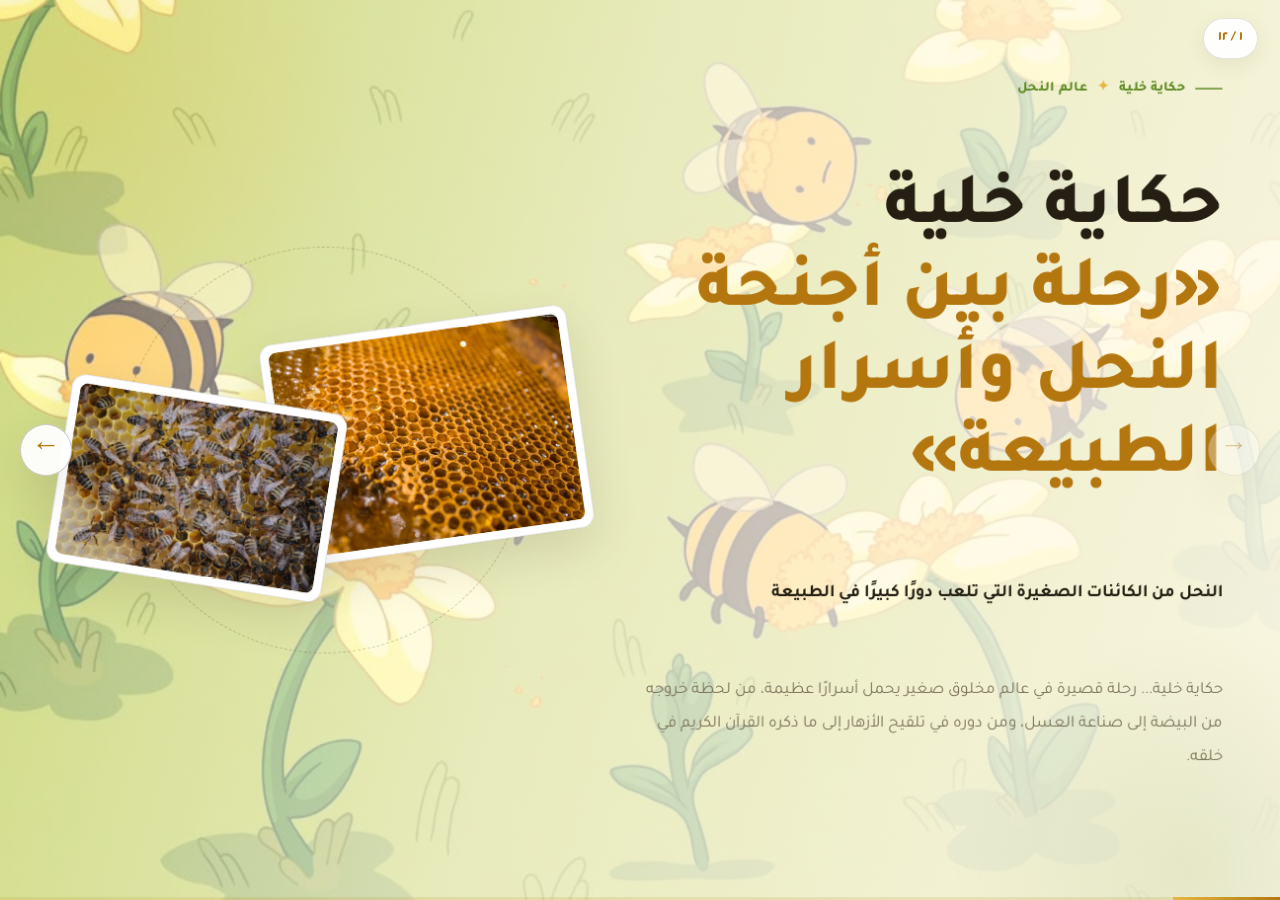
<file: index.html>
<!DOCTYPE html>
<html lang="ar" dir="rtl">
<head>
  <meta charset="UTF-8">
  <meta name="viewport" content="width=device-width, initial-scale=1.0">
  <meta name="description" content="حكاية خلية — رحلة بين أجنحة النحل وأسرار الطبيعة. تعرف على النحل، مملكته، دورة حياته، صناعة العسل، فوائده، ومكانته في القرآن الكريم.">
  <meta name="theme-color" content="#fffaf0">
  <meta property="image" content="assets/img/logo.jpg">
  <meta property="og:image" content="assets/img/logo.jpg">
  <title>حكاية خلية | العرض التقديمي</title>

  <link rel="preconnect" href="https://fonts.googleapis.com">
  <link rel="preconnect" href="https://fonts.gstatic.com" crossorigin>
  <link href="https://fonts.googleapis.com/css2?family=Amiri:wght@400;700&family=Cormorant+Garamond:ital,wght@0,600;0,700;1,600&family=Inter:wght@400;500;600;700;800&family=Tajawal:wght@400;500;700;800&display=swap" rel="stylesheet">

  <!-- نفس تنسيقات الموقع بالضبط -->
  <link rel="stylesheet" href="assets/css/style.css">
  <link rel="icon" type="image/png" href="assets/img/logo.jpg">

  <script>
    (function () {
      try {
        var saved = localStorage.getItem('bee-story-theme-v2');
        localStorage.removeItem('bee-story-theme');
        document.documentElement.dataset.theme = saved === 'dark' ? 'dark' : 'light';
      } catch (e) {
        document.documentElement.dataset.theme = 'light';
      }
    })();
  </script>

  <style>
    html, body { height: 100%; }
    body { overflow: hidden; }

    .deck {
      position: relative;
      width: 100vw;
      height: 100vh;
      height: 100dvh;
      overflow: hidden;
    }

    .deck .slide {
      position: absolute;
      inset: 0;
      display: flex;
      align-items: center;
      justify-content: center;
      width: 100%;
      height: 100%;
      margin: 0;
      padding: 0 !important;
      overflow: hidden;
      opacity: 0;
      visibility: hidden;
      pointer-events: none;
      transition: opacity 200ms ease, visibility 0s linear 200ms;
    }
    .deck .slide.is-active {
      opacity: 1;
      visibility: visible;
      pointer-events: auto;
      transition: opacity 200ms ease, visibility 0s;
    }

    /* المحتوى الأصلي كما هو، يُصغّر فقط ليناسب ارتفاع الشاشة */
    .slide-scale {
      width: 100%;
      transform-origin: center center;
      will-change: transform;
    }
    .deck .reveal { opacity: 1; transform: none; }

    /* ---------- أدوات التنقل (بنفس ألوان الموقع) ---------- */
    .slide-counter {
      position: fixed;
      z-index: 30;
      top: 18px;
      inset-inline-start: 22px;
      padding: 6px 14px;
      border-radius: 999px;
      border: 1px solid var(--line);
      background: color-mix(in srgb, var(--surface) 92%, transparent);
      backdrop-filter: blur(10px);
      -webkit-backdrop-filter: blur(10px);
      box-shadow: var(--shadow-sm);
      font-size: 0.85rem;
      font-weight: 800;
      color: var(--accent);
    }
    .nav-btn {
      position: fixed;
      z-index: 30;
      top: 50%;
      transform: translateY(-50%);
      width: 52px;
      height: 52px;
      display: grid;
      place-items: center;
      border-radius: 50%;
      border: 1px solid var(--line-strong);
      background: color-mix(in srgb, var(--surface) 94%, transparent);
      color: var(--accent);
      box-shadow: var(--shadow-md);
      font-family: var(--font-ar);
      font-size: 1.8rem;
      line-height: 1;
      cursor: pointer;
      transition: transform 200ms ease, background 200ms ease, color 200ms ease;
    }
    .nav-btn:hover:not(:disabled) {
      background: var(--gold-soft);
      color: var(--accent-strong);
      transform: translateY(-50%) scale(1.07);
    }
    .nav-btn:disabled { opacity: 0.35; cursor: default; }
    .nav-btn--prev { inset-inline-start: 20px; }
    .nav-btn--next { inset-inline-end: 20px; }

    .progress {
      position: fixed;
      z-index: 30;
      inset-inline: 0;
      bottom: 0;
      height: 3px;
      background: color-mix(in srgb, var(--accent) 14%, transparent);
    }
    .progress__fill {
      position: absolute;
      inset-inline-start: 0;
      top: 0;
      bottom: 0;
      width: 0;
      background: linear-gradient(90deg, var(--gold), var(--accent));
      transition: width 200ms ease;
    }

    @media (max-width: 620px) {
      .slide-counter { top: 12px; inset-inline-start: 14px; font-size: 0.76rem; padding: 5px 10px; }
      .nav-btn {
        top: auto;
        bottom: 14px;
        transform: none;
        width: 46px;
        height: 46px;
        font-size: 1.5rem;
      }
      .nav-btn:hover:not(:disabled) { transform: scale(1.07); }
      .nav-btn--prev { inset-inline-start: 14px; }
      .nav-btn--next { inset-inline-end: 14px; }
    }

    /* الشريحة ١: النص على اليمين والصورتان على اليسار بالشكل والأحجام الأصلية */
    .deck #hero .hero-grid { grid-template-columns: minmax(0, 1fr); }
    .deck #hero .hero-copy {
      display: grid;
      grid-template-columns: minmax(0, 1.04fr) minmax(0, 0.96fr);
      gap: clamp(20px, 4vw, 60px);
      align-items: center;
    }
    .deck #hero .hero-copy > :not(.hero-art) { grid-column: 1; }
    .deck #hero .hero-copy > .hero-art {
      grid-column: 2;
      grid-row: 1 / span 5;
      align-self: center;
      min-height: 320px;
      max-width: none;
      margin-inline: 0;
    }

    /* الشريحة ٩: الصور خلفية للبطاقات مع الحفاظ على نفس الأبعاد */
    .deck #facts .fact-card .fact-media { height: 96px; aspect-ratio: auto; }
    .deck #facts .fact-card {
      color: #fff;
      background-color: var(--surface);
      background-size: cover, cover;
      background-position: center, center;
      background-repeat: no-repeat;
    }
    .deck #facts .fact-card:nth-child(1) { background-image: linear-gradient(180deg, rgba(12,10,16,.30), rgba(12,10,16,.68) 58%, rgba(12,10,16,.92)), url('assets/img/bee-eyes.jpe'); }
    .deck #facts .fact-card:nth-child(2) { background-image: linear-gradient(180deg, rgba(12,10,16,.30), rgba(12,10,16,.68) 58%, rgba(12,10,16,.92)), url('assets/img/bee-fly.webp'); }
    .deck #facts .fact-card:nth-child(3) { background-image: linear-gradient(180deg, rgba(12,10,16,.30), rgba(12,10,16,.68) 58%, rgba(12,10,16,.92)), url('assets/img/bees.jpg'); }
    .deck #facts .fact-card:nth-child(4) { background-image: linear-gradient(180deg, rgba(12,10,16,.30), rgba(12,10,16,.68) 58%, rgba(12,10,16,.92)), url('assets/img/dance.jpg'); }
    .deck #facts .fact-card:nth-child(5) { background-image: linear-gradient(180deg, rgba(12,10,16,.30), rgba(12,10,16,.68) 58%, rgba(12,10,16,.92)), url('assets/img/honey-flow.jpg'); }
    .deck #facts .fact-card:nth-child(6) { background-image: linear-gradient(180deg, rgba(12,10,16,.30), rgba(12,10,16,.68) 58%, rgba(12,10,16,.92)), url('assets/img/Bee-eggs.jpg'); background-position: center, left center; }
    .deck #facts .fact-card::after { color: rgba(255, 211, 106, .32); }
    .deck #facts .fact-card .fact-media {
      background: transparent;
      border-color: transparent;
    }
    .deck #facts .fact-card .fact-media img { opacity: 0; }
    .deck #facts .fact-number {
      color: #ffd36a;
      text-shadow: 0 2px 12px rgba(0, 0, 0, .8);
    }
    .deck #facts .fact-card--video > svg {
      filter: drop-shadow(0 2px 8px rgba(0, 0, 0, .8));
    }
    .deck #facts .fact-card h3 {
      color: #fff;
      font-weight: 800;
      text-shadow: 0 2px 10px rgba(0, 0, 0, .85);
    }
    .deck #facts .fact-card p {
      color: rgba(255, 255, 255, .94);
      font-size: 1rem;
      line-height: 1.76;
      text-shadow: 0 1px 8px rgba(0, 0, 0, .85);
    }

    /* الشريحة ١١: تصغير البنر والنص قليلًا */
    .deck #conclusion .conclusion { padding: 40px; }
    .deck #conclusion .bee-lg { font-size: 2.6rem; margin-bottom: 8px; }
    .deck #conclusion h2 { font-size: clamp(1.7rem, 3.6vw, 2.7rem); margin-bottom: 14px; }
    .deck #conclusion p { font-size: 1rem; }
    .deck #conclusion .closing-quote { margin-top: 20px; padding-top: 18px; font-size: .94rem; }

    /* ---------- الطباعة: كل شريحة صفحة مستقلة ---------- */
    @page { size: A4 landscape; margin: 0; }
    @media print {
      html, body { height: auto; overflow: visible; background: #fff; }
      .deck { position: static; width: auto; height: auto; overflow: visible; }
      .deck .slide {
        position: relative;
        inset: auto;
        width: 297mm;
        height: 210mm;
        break-after: page;
        page-break-after: always;
        break-inside: avoid;
        page-break-inside: avoid;
        opacity: 1 !important;
        visibility: visible !important;
        pointer-events: auto !important;
      }
      .deck .slide:last-child { break-after: auto; page-break-after: auto; }
      .slide-scale { width: 100%; }
      .slide-counter, .nav-btn, .progress { display: none !important; }
      * { -webkit-print-color-adjust: exact; print-color-adjust: exact; }

      /* تعديلات PDF فقط: الشريحة ٢ */
      .deck #about .split { grid-template-columns: minmax(0, 1.08fr) minmax(0, 0.92fr); }
      .deck #about .split-copy { grid-column: 1; }
      .deck #about .split-visual { grid-column: 2; }
      .deck #about .image-card--wide { max-width: 420px; padding: 8px; }
      .deck #about .image-card::after {
        inset-inline-end: -12px;
        bottom: -14px;
        width: 48px;
        height: 48px;
        font-size: 1.3rem;
      }

      /* تعديلات PDF فقط: الشريحة ٧ */
      .deck #quran .quran-layout { grid-template-columns: minmax(0, 1.15fr) minmax(0, 0.85fr); }
      .deck #quran .quran-layout > div { grid-column: 1; }
      .deck #quran .quran-image {
        grid-column: 2;
        max-width: 300px;
        padding: 10px;
      }
    }
  </style>
</head>
<body>

  <main class="deck" id="deck" aria-label="عرض حكاية خلية">

    <!-- ============ 1. Hero ============ -->
     <section class="slide hero is-active" id="hero" aria-label="الشريحة الأولى: حكاية خلية">
      <div class="slide-scale">
        <div class="container hero-grid">
          <div class="hero-copy reveal">
            <span class="eyebrow">حكاية خلية <span class="bee-dot">✦</span> عالم النحل</span>
            <h1 class="hero-title">
              حكاية خلية
              <span class="accent-text">«رحلة بين أجنحة النحل وأسرار الطبيعة»</span>
            </h1>
            <p class="hero-lead">النحل من الكائنات الصغيرة التي تلعب دورًا كبيرًا في الطبيعة</p>
            <p>حكاية خلية... رحلة قصيرة في عالم مخلوق صغير يحمل أسرارًا عظيمة، من لحظة خروجه من البيضة إلى صناعة العسل، ومن دوره في تلقيح الأزهار إلى ما ذكره القرآن الكريم في خلقه.</p>
            <div class="hero-art reveal" aria-label="صور من عالم النحل وأقراص العسل">
              <div class="hero-float hero-float--one">
                  <img src="assets/img/honey-flow.jpg" alt="خلية نحل وأقراص العسل" loading="lazy">
                </div>
                <div class="hero-float hero-float--two">
                  <img src="assets/img/bees.jpg" alt="نحل على أطراف خلية" loading="lazy">
                </div>
            </div>
          </div>
        </div>
      </section>

    <!-- ============ 2. What are bees? ============ -->
    <section class="slide section section--tint" id="about" aria-label="الشريحة الثانية: ما هو النحل">
      <div class="slide-scale">
        <div class="container split">
          <div class="split-visual reveal">
            <div class="image-card image-card--wide">
              <img src="assets/img/bee-hero.jpg" alt="نحلة بين الأزهار تجمع حبوب اللقاح" loading="lazy" width="3840" height="2263">
            </div>
          </div>
          <div class="split-copy reveal">
            <span class="eyebrow">التعريف بالنحل</span>
            <h2 class="section-title">ما هو النحل؟</h2>
            <p class="section-lead">النحل حشرات طائرة تنتمي إلى رتبة غشائيات الأجنحة، ويتميز بجسمه الصغير وأجنحته ووجود شعيرات تساعد بعض أنواعه على جمع حبوب اللقاح.</p>
            <ul class="check-list">
              <li>يعيش كثير من أنواع النحل في مجموعات.</li>
              <li>يتغذى على رحيق الأزهار وحبوب اللقاح.</li>
              <li>يساعد في تلقيح النباتات.</li>
              <li>ينتشر في بيئات مختلفة حول العالم.</li>
            </ul>
          </div>
        </div>
      </div>
    </section>

    <!-- ============ 3. Colony ============ -->
    <section class="slide section" id="colony" aria-label="الشريحة الثالثة: مملكة الخلية وأنواع النحل">
      <div class="slide-scale">
        <div class="container">
          <div class="section-head reveal">
            <span class="eyebrow">أنواع النحل</span>
            <h2 class="section-title">مملكة الخلية <span class="accent-text">وأنواع النحل</span></h2>
            <p class="section-lead">تتكون مستعمرة نحل العسل من ثلاثة أنواع رئيسية، لكل منها دور واضح في حياة الخلية.</p>
          </div>

          <div class="card-grid card-grid--3">
            <article class="role-card role-card--queen reveal">
              <div class="role-icon" aria-hidden="true">👑</div>
              <h3>الملكة</h3>
              <ul>
                <li>الأنثى الأساسية المسؤولة عن وضع البيض.</li>
                <li>توجد عادة ملكة واحدة في المستعمرة.</li>
              </ul>
            </article>

            <article class="role-card role-card--worker reveal">
              <div class="role-icon" aria-hidden="true">🐝</div>
              <h3>العاملات</h3>
              <ul>
                <li>إناث تجمع الرحيق وحبوب اللقاح.</li>
                <li>تنظف الخلية وتعتني بالصغار.</li>
                <li>تساعد في حماية المستعمرة.</li>
              </ul>
            </article>

            <article class="role-card role-card--drone reveal">
              <div class="role-icon" aria-hidden="true">🛡️</div>
              <h3>الذكور</h3>
              <ul>
                <li>وظيفتها الأساسية التزاوج مع الملكة.</li>
                <li>تختلف عن الشغالات في الشكل والوظيفة.</li>
              </ul>
            </article>
          </div>
        </div>
      </div>
    </section>

    <!-- ============ 4. Life cycle ============ -->
    <section class="slide section section--tint" id="lifecycle" aria-label="الشريحة الرابعة: دورة حياة النحلة">
      <div class="slide-scale">
        <div class="container">
          <div class="section-head reveal">
            <span class="eyebrow">دورة حياة النحلة</span>
            <h2 class="section-title">من بيضة إلى نحلة <span class="accent-text">بالغة</span></h2>
            <p class="section-lead">تمر النحلة بأربع مراحل أساسية خلال نموها، تتكامل في كل منها أعضاء جسمها.</p>
          </div>

          <div class="timeline">
            <article class="step reveal">
              <div class="step-num" aria-hidden="true">🥚</div>
              <h3>البيضة</h3>
              <p>تبدأ حياة النحلة داخل البيضة التي تضعها الملكة في العيون الشمعية.</p>
            </article>
            <article class="step reveal">
              <div class="step-num" aria-hidden="true">🐛</div>
              <h3>اليرقة</h3>
              <p>تخرج اليرقة وتتغذى وتنمو، وتعتني بها العاملات طوال هذه المرحلة.</p>
            </article>
            <article class="step reveal">
              <div class="step-num" aria-hidden="true">🕸️</div>
              <h3>العذراء</h3>
              <p>تبدأ أعضاء جسم النحلة بالنمو والتطور داخل العين الشمعي المغلق.</p>
            </article>
            <article class="step reveal">
              <div class="step-num" aria-hidden="true">🐝</div>
              <h3>النحلة البالغة</h3>
              <p>تخرج نحلة مكتملة النمو لتبدأ العمل داخل الخلية وخارجها.</p>
            </article>
          </div>
        </div>
      </div>
    </section>

    <!-- ============ 5. How bees make honey ============ -->
    <section class="slide section" id="honey" aria-label="الشريحة الخامسة: صناعة العسل" style="background-image: linear-gradient(105deg, color-mix(in srgb, var(--bg) 85%, transparent) 0%, color-mix(in srgb, var(--bg) 92%, transparent) 100%), url('assets/img/honey-flow.jpg'); background-size: cover; background-position: center;">
      <div class="slide-scale">
        <div class="container" style="position: relative;">
          
       <!-- صندوق التعليق في الأعلى على اليسار -->
          <div class="reveal" style="position: absolute; top: -30px; inset-inline-end: 0; max-width: 380px; background: color-mix(in srgb, var(--surface) 85%, transparent); backdrop-filter: blur(10px); -webkit-backdrop-filter: blur(10px); border: 1px solid var(--line); padding: 16px 20px; border-radius: 16px; box-shadow: var(--shadow-md); text-align: start; z-index: 5;">
            <h3 style="font-size: 1rem; color: var(--text-strong); margin: 0 0 6px; font-weight: 700;">من رحيق الأزهار إلى عسل ذهبي</h3>
            <p style="font-size: 0.82rem; color: var(--muted); margin: 0; line-height: 1.6;">يتحدد لون العسل بنوع الأزهار التي زارها النحل وجمع من رحيقها؛ فلكل زهرة أثر في لون العسل وطعمه، مثل عسل البرتقال الفاتح وعسل عباد الشمس الداكن.</p>
          </div>

          <div class="section-head reveal" style="margin-top: 40px;">
            <span class="eyebrow">صناعة العسل</span>
            <h2 class="section-title">كيف يصنع النحل <span class="accent-text">العسل؟</span></h2>
            <p class="section-lead">يمر إنتاج العسل بعدة خطوات دقيقة، من زهرة إلى عين سداسية في قرص شمعي.</p>
          </div>

          <div class="process">
            <article class="process-item reveal">
              <h3>جمع الرحيق</h3>
              <p>تجمع النحلات رحيق الأزهار.</p>
            </article>
            <article class="process-item reveal">
              <h3>النقل إلى الخلية</h3>
              <p>تنقل الرحيق إلى الداخل.</p>
            </article>
            <article class="process-item reveal">
              <h3>المعالجة والتجفيف</h3>
              <p>تعالجه إنزيمات النحل وتساعد حركة أجنحته على تقليل الماء فيه.</p>
            </article>
            <article class="process-item reveal">
              <h3>التخزين</h3>
              <p>يُخزّن العسل في العيون السداسية داخل الأقراص الشمعية.</p>
            </article>
          </div>
        </div>
      </div>
    </section>

    <!-- ============ 6. Benefits of honey ============ -->
    <section class="slide section section--tint" id="benefits" aria-label="الشريحة السادسة: فوائد العسل">
      <div class="slide-scale">
        <div class="container" style="position: relative;">
          
          <!-- صندوق معلومة مهمة ثابت في الأعلى على اليمين وبنفس لون التنبيه -->
          <div class="reveal note-box" style="position: absolute; top: -20px; inset-inline-end: 0; max-width: 360px; margin: 0; display: flex; align-items: flex-start; gap: 10px; z-index: 5; box-shadow: var(--shadow-sm);">
            <span class="note-icon" aria-hidden="true" style="font-size: 1.1rem; flex-shrink: 0;">⚠️</span>
            <p style="font-size: 0.8rem; margin: 0; line-height: 1.5;">
              <strong style="font-weight: 700;">معلومة مهمة:</strong> العسل غذاء مفيد، لكنه يحتوي على نسبة مرتفعة من السكريات، لذلك يُستهلك باعتدال، ولا يُعطى للأطفال دون عمر سنة.
            </p>
          </div>

          <div class="section-head reveal">
            <span class="eyebrow">فوائد العسل</span>
            <h2 class="section-title">فوائد <span class="accent-text">العسل</span></h2>
            <p class="section-lead">العسل غذاء طبيعي ينتجه النحل من رحيق الأزهار، ويتميز بمذاقه الحلو واحتوائه على مجموعة من المركبات الغذائية المفيدة.</p>
          </div>

          <div class="card-grid card-grid--benefits">
            <article class="benefit-card reveal">
              <div class="benefit-icon" aria-hidden="true">⚡</div>
              <h3>مصدر للطاقة</h3>
              <p>يحتوي العسل على سكريات طبيعية تمد الجسم بالطاقة.</p>
            </article>
            <article class="benefit-card reveal">
              <div class="benefit-icon" aria-hidden="true">🌿</div>
              <h3>تهدئة السعال</h3>
              <p>قد يساعد العسل على تخفيف السعال، خاصةً عند الإصابة بنزلات البرد.</p>
            </article>
            <article class="benefit-card reveal">
              <div class="benefit-icon" aria-hidden="true">🛡️</div>
              <h3>مضادات الأكسدة</h3>
              <p>يحتوي على مركبات تساعد في حماية خلايا الجسم من الإجهاد التأكسدي.</p>
            </article>
            <article class="benefit-card reveal">
              <div class="benefit-icon" aria-hidden="true">🦠</div>
              <h3>خصائص مضادة للميكروبات</h3>
              <p>يمتلك خصائص تساعد على الحد من نمو بعض أنواع البكتيريا.</p>
            </article>
            <article class="benefit-card reveal">
              <div class="benefit-icon" aria-hidden="true">🩹</div>
              <h3>العناية بالجروح</h3>
              <p>يُستخدم العسل الطبي المعقم في بعض الضمادات للمساعدة في التئام الجروح.</p>
            </article>
            <article class="benefit-card reveal">
              <div class="benefit-icon" aria-hidden="true">🍯</div>
              <h3>شفاء بإذن الله</h3>
              <p>قال تعالى: ﴿فِيهِ شِفَاءٌ لِّلنَّاسِ﴾، ففيه منفعة وبركة للإنسان.</p>
            </article>
          </div>

        </div>
      </div>
    </section>
    
<!-- ============ 7. Bees in the Quran ============ -->
    <section class="slide section" id="quran" aria-label="الشريحة السابعة: النحل في القرآن الكريم">
      <div class="slide-scale">
        <div class="container">
          <div class="section-head reveal" style="margin-bottom: 20px;">
            <span class="eyebrow">النحل في القرآن الكريم</span>
            <h2 class="section-title">سورة <span class="accent-text">النحل</span> وآياتٌ تتحدث عن العسل</h2>
            <p class="section-lead">ذكر الله سبحانه وتعالى النحل في القرآن الكريم، وخصص له سورة كاملة باسم سورة النحل.</p>
          </div>

          <div class="quran-layout" style="align-items: flex-start;">
            <!-- صورة المصحف على اليمين -->
            <figure class="quran-image reveal" style="margin-top: 30px;">
              <img src="assets/img/surah-al-nahl.jpg" alt="صورة من آيات سورة النحل في القرآن الكريم" loading="lazy" width="736" height="736">
              <figcaption>صورة من آيات سورة النحل</figcaption>
            </figure>

            <!-- التعداد والعنوان على اليسار (مرفوعين للأعلى) -->
            <div class="reveal" style="margin-top: -10px;">
              <h3 style="margin:0 0 4px; color:var(--text-strong); font-size: 1.15rem;">ماذا نتعلم من الآيات؟</h3>
              <p style="margin:0 0 12px; color:var(--muted); font-size:0.85rem;">يمكن تقسيم المعاني إلى أربعة معانٍ واضحة:</p>

              <div class="quran-meanings">
                <div class="meaning">
                  <span class="meaning-num">1</span>
                  <div><h4>بيوت النحل</h4><p>﴿أَنِ اتَّخِذِي مِنَ الْجِبَالِ بُيُوتًا وَمِنَ الشَّجَرِ وَمِمَّا يَعْرِشُونَ﴾ — أرشد الله النحل إلى اتخاذ بيوت في الجبال والأشجار وما يبنيه الناس.</p></div>
                </div>
                <div class="meaning">
                  <span class="meaning-num">2</span>
                  <div><h4>غذاء النحل</h4><p>﴿ثُمَّ كُلِي مِن كُلِّ الثَّمَرَاتِ﴾ — إشارة إلى غذاء النحل واعتماده على الأزهار والثمرات.</p></div>
                </div>
                <div class="meaning">
                  <span class="meaning-num">3</span>
                  <div><h4>إنتاج العسل</h4><p>﴿يَخْرُجُ مِن بُطُونِهَا شَرَابٌ مُّخْتَلِفٌ أَلْوَانُهُ﴾ — شراب يخرج من بطون النحل، وتتنوع ألوانه بحسب مصادر الرحيق.</p></div>
                </div>
                <div class="meaning">
                  <span class="meaning-num">4</span>
                  <div><h4>فوائد العسل</h4><p>﴿فِيهِ شِفَاءٌ لِّلنَّاسِ﴾ — بيان ما جعل الله في العسل من فوائد وخصائص نافعة للإنسان.</p></div>
                </div>
              </div>
            </div>
          </div>
        </div>
      </div>
    </section>

    <!-- ============ 8. Importance in the environment ============ -->
    <section class="slide section env-section" id="environment" aria-label="الشريحة الثامنة: أهمية النحل في البيئة">
      <div class="slide-scale">
        <div class="container">
          <div class="env-panel reveal">
            <span class="eyebrow">النحل والبيئة</span>
            <h2 class="section-title">أهمية النحل <span class="accent-text">في البيئة</span></h2>
            <p class="section-lead">النحل من أهم الملقحات في الطبيعة، ولولاه لقلّت ثمار كثيرة وتعطلت سلاسل غذائية بأكملها.</p>
            <div class="env-grid">
              <div class="env-item"><span aria-hidden="true">🌸</span><div><h4>تلقيح النباتات</h4><p>ينقل حبوب اللقاح بين الأزهار، فيساعدها على إنتاج الثمار والبذور.</p></div></div>
              <div class="env-item"><span aria-hidden="true">🌳</span><div><h4>الحفاظ على التنوع الحيوي</h4><p>يدعم نمو الأزهار والنباتات التي تعيش عليها كائنات أخرى.</p></div></div>
              <div class="env-item"><span aria-hidden="true">⚖️</span><div><h4>التوازن البيئي</h4><p>يساهم في استمرار الدورة الطبيعية للحياة في الحدائق والبراري.</p></div></div>
              <div class="env-item"><span aria-hidden="true">🍎</span><div><h4>الأمن الغذائي</h4><p>كثير من الفواكه والمحاصيل تعتمد على تلقيح النحل لتنمو.</p></div></div>
            </div>
          </div>
        </div>
      </div>
    </section>

    <!-- ============ 9. Amazing facts ============ -->
    <section class="slide section section--tint" id="facts" aria-label="الشريحة التاسعة: معلومات مدهشة عن النحل">
      <div class="slide-scale">
        <div class="container">
          <div class="section-head reveal">
            <span class="eyebrow">هل تعلم؟</span>
            <h2 class="section-title">معلومات <span class="accent-text">مدهشة</span> عن النحل</h2>
            <p class="section-lead">حقائق صغيرة تكشف مدى دقة هذا المخلوق العجيب.</p>
          </div>

          <div class="fact-grid">
            <article class="fact-card reveal">
              <span class="fact-number">5</span>
              <h3>أعين</h3>
              <div class="fact-media"><img src="assets/img/bee-eyes.jpe" alt="نحلة عن قرب تُظهر عينيها" loading="lazy"></div>
              <p>للنحلة عينان مركبتان وثلاث عيون بسيطة تساعدها على الاستدلال بالضوء.</p>
            </article>
            <article class="fact-card reveal">
              <span class="fact-number">24</span>
              <h3>كم/ساعة</h3>
              <div class="fact-media"><img src="assets/img/bee-fly.webp" alt="نحل في طريقه بين الأزهار" loading="lazy"></div>
              <p>يمكن للنحلة الطيران بسرعة تقارب 24 كيلومترًا في الساعة.</p>
            </article>
            <article class="fact-card reveal">
              <span class="fact-number">35°</span>
              <h3>درجة حرارة الخلية</h3>
              <div class="fact-media"><img src="assets/img/bees.jpg" alt="نحل على أقراص الخلية" loading="lazy"></div>
              <p>تحافظ العاملات على حرارة الخلية لتقارب 35 درجة مئوية لتربية الصغار.</p>
            </article>
            <article class="fact-card fact-card--video reveal">
                <svg width="22" height="22" viewBox="0 0 24 24" fill="none" stroke="currentColor" stroke-width="2" stroke-linecap="round" stroke-linejoin="round" aria-hidden="true" style="color: var(--accent);">
                  <path d="M9 18V5l12-2v13"></path>
                  <circle cx="6" cy="18" r="3"></circle>
                  <circle cx="18" cy="16" r="3"></circle>
                </svg>
              <h3>لغة الرقص</h3>
              <div class="fact-media"><img src="assets/img/dance.jpg" alt=" نحلة تؤدي رقصة الاهتزاز على قرص العسل " loading="lazy"></div>
              <p>ترقص النحلة العائدة لتخبر زميلاتها باتجاه الرحيق ومسافته.</p>
            </article>
            <article class="fact-card reveal">
              <span class="fact-number">∞</span>
              <h3>العسل لا يفسد</h3>
              <div class="fact-media"><img src="assets/img/honey-flow.jpg" alt="أقراص عسل شمعية في الخلية" loading="lazy"></div>
              <p>عند تخزينه بشكل صحيح، يمكن أن يبقى العسل صالحًا لزمن طويل جدًا.</p>
            </article>
            <article class="fact-card reveal">
              <span class="fact-number">2,000</span>
              <h3>بيضة في اليوم</h3>
              <div class="fact-media fact-media--life"><img src="assets/img/Bee-eggs.jpg" alt="بيضة النحلة داخل قرص شمعي" loading="lazy"></div>
              <p>قد تضع الملكة آلاف البيضات يوميًا في موسم النشاط.</p>
            </article>
        </div>
      </div>
    </section>

    <!-- ============ 10. Protect the bees ============ -->
    <section class="slide section" id="protect" aria-label="الشريحة العاشرة: كيف نحافظ على النحل">
      <div class="slide-scale">
        <div class="container">
          <div class="section-head reveal">
            <span class="eyebrow">حماية النحل</span>
            <h2 class="section-title">كيف <span class="accent-text">نحافظ على النحل؟</span></h2>
            <p class="section-lead">يمكن لكل منا أن يساهم بحماية النحل بخطوات بسيطة في حياته اليومية.</p>
          </div>

          <div class="tip-list">
            <article class="tip reveal"><span class="tip-check">✓</span><div><h3>زراعة الأزهار</h3><p>ازرع أزهارًا ونباتات تجذب النحل وتوفر له الرحيق.</p></div></article>
            <article class="tip reveal"><span class="tip-check">✓</span><div><h3>المساحات الخضراء</h3><p>حافظ على الحدائق والمساحات الخضراء في مدينتك.</p></div></article>
            <article class="tip reveal"><span class="tip-check">✓</span><div><h3>تجنب المبيدات</h3><p>تجنب الاستخدام العشوائي للمبيدات التي تضر بالنحل.</p></div></article>
            <article class="tip reveal"><span class="tip-check">✓</span><div><h3>حماية المواطن</h3><p>حافظ على البيئات الطبيعية التي يعيش فيها النحل.</p></div></article>
          </div>
        </div>
      </div>
    </section>

    <!-- ============ 11. Conclusion ============ -->
    <section class="slide section section--tint" id="conclusion" aria-label="الشريحة الحادية عشرة: الخاتمة">
      <div class="slide-scale">
        <div class="container">
          <div class="conclusion reveal">
            <span class="bee-lg" aria-hidden="true">🐝</span>
            <h2>النحل صغير الحجم، عظيم الأثر!</h2>
            <p>تعرفنا في رحلتنا على عالم النحل، وطريقة حياته، وأهمية دوره في تلقيح النباتات وإنتاج العسل. لنتذكر دائمًا أن حماية النحل تعني المساهمة في حماية الطبيعة والحفاظ على توازنها.</p>
            <p class="closing-quote">وفي ختام رحلتنا في عالم النحل، اكتشفنا أن هذا المخلوق الصغير يحمل أسرارًا عظيمة، وأن في خلقه دليلًا على عظمة الخالق وإبداعه. وقد دعانا القرآن الكريم إلى التأمل في النحل وما يقدمه من منافع، لندرك عظمة نعم الله علينا، ونحرص على المحافظة على مخلوقاته.</p>
            <p>عمل الطالبة: حنين خالد منصور زيد 1567781</p>
            <p>مشروع مادة بناء و نشر المواقع بالذكاء الإصطناعي- عام 1448هـ </p>
            <p>دكتور المادة :د.بسام عبدالله مسمار-بإشراف المشرفة:أ.تسنيم القرشي</p>
          </div>
        </div>
      </div>
    </section>

    <!-- ============ Quiz ============ -->
    <section class="slide section" id="quiz" aria-label="الشريحة الثانية عشرة: اختبر معلوماتك">
      <div class="slide-scale">
        <div class="container">
          <div class="section-head reveal">
            <span class="eyebrow">اختبر معلوماتك</span>
            <h2 class="section-title">هل تذكّرت <span class="accent-text">حكاية الخلية؟</span></h2>
            <p class="section-lead">ثلاثة أسئلة قصيرة، اختر الإجابة الصحيحة من الخيارات.</p>
          </div>

          <div class="quiz-wrap reveal">
            <div class="quiz-progress">
              <strong>درجتك</strong>
              <span class="score-pill" id="quiz-score">0 / 3</span>
              <div class="progress-track"><div class="progress-fill" id="quiz-progress-fill"></div></div>
            </div>

            <div class="quiz-card"
                 data-good="أحسنت! إجابتك صحيحة 🐝"
                 data-bad="ليست الإجابة الصحيحة."
                 data-answer="الإجابة الصحيحة: أ) أن تتخذ من الجبال والشجر ومما يعرشون بيوتاً وتأكل من كل الثمرات">
              <div class="quiz-question"><span class="q-index">1</span><h3>في سورة النحل، ما هو الإلهام أو التوجيه الذي أُوْحِيَ إلى النحل كما ورد في الآيات الكريمة؟</h3></div>
              <div class="options">
                <button class="q-option" type="button" data-correct="true">أ) أن تتخذ من الجبال والشجر ومما يعرشون بيوتاً وتأكل من كل الثمرات</button>
                <button class="q-option" type="button" data-correct="false">ب) أن تبني بيوتها حصراً في رمال الصحراء والوديان العميقة</button>
                <button class="q-option" type="button" data-correct="false">ج) ألا تخرج من خلاياها إلا في ليلة البدر من كل شهر</button>
              </div>
              <div class="q-feedback" role="status" aria-live="polite"></div>
            </div>

            <div class="quiz-card"
                 data-good="ممتاز! الملكة تضع البيض 🐝"
                 data-bad="ليست الإجابة الصحيحة."
                 data-answer="الإجابة الصحيحة: ج) وضع البيض">
              <div class="quiz-question"><span class="q-index">2</span><h3>ما الوظيفة الأساسية لملكة النحل داخل الخلية؟</h3></div>
              <div class="options">
                <button class="q-option" type="button" data-correct="false">أ) جمع الرحيق</button>
                <button class="q-option" type="button" data-correct="false">ب) حماية الخلية</button>
                <button class="q-option" type="button" data-correct="true">ج) وضع البيض</button>
              </div>
              <div class="q-feedback" role="status" aria-live="polite"></div>
            </div>

            <div class="quiz-card"
                 data-good="رائع! الرحيق هو المادة الأساسية للعسل 🍯"
                 data-bad="ليست الإجابة الصحيحة."
                 data-answer="الإجابة الصحيحة: أ) الرحيق">
              <div class="quiz-question"><span class="q-index">3</span><h3>ما اسم المادة التي يجمعها النحل من الأزهار لصناعة العسل؟</h3></div>
              <div class="options">
                <button class="q-option" type="button" data-correct="true">أ) الرحيق</button>
                <button class="q-option" type="button" data-correct="false">ب) الماء</button>
                <button class="q-option" type="button" data-correct="false">ج) حبوب اللقاح فقط</button>
              </div>
              <div class="q-feedback" role="status" aria-live="polite"></div>
            </div>

            <div class="quiz-finish" id="quiz-finish">
              <h3>أحسنت! 🎉</h3>
              <p>لقد أكملت رحلتك في عالم النحل، وتعرّفت على أسرار مخلوق صغير يحمل في حياته الكثير من العجائب 🐝<br>درجتك: <strong id="quiz-finish-score">0 / 3</strong></p>
              <button class="btn btn--primary" id="quiz-reset" type="button">إعادة الاختبار</button>
            </div>
          </div>
        </div>
      </div>
    </section>

  </main>

  <div class="slide-counter" id="counter" aria-live="polite">١ / ١٢</div>

  <button class="nav-btn nav-btn--prev" id="prevBtn" type="button" aria-label="الشريحة السابقة">→</button>
  <button class="nav-btn nav-btn--next" id="nextBtn" type="button" aria-label="الشريحة التالية">←</button>

  <div class="progress" aria-hidden="true"><div class="progress__fill" id="progressFill"></div></div>

  <script src="assets/js/main.js?v=2"></script>
  <script>
    (function () {
      var slides = Array.prototype.slice.call(document.querySelectorAll('.deck > .slide'));
      var counter = document.getElementById('counter');
      var fill = document.getElementById('progressFill');
      var prevBtn = document.getElementById('prevBtn');
      var nextBtn = document.getElementById('nextBtn');
      var current = 0;
      var arabicDigits = ['٠', '١', '٢', '٣', '٤', '٥', '٦', '٧', '٨', '٩'];

      function toArabic(value) {
        return String(value).replace(/\d/g, function (d) { return arabicDigits[Number(d)]; });
      }

      /* كل عناصر reveal تظهر مباشرة في العرض لأن الشرائح المخفية لا يلاحظها IntersectionObserver */
      Array.prototype.forEach.call(document.querySelectorAll('.deck .reveal'), function (el) {
        el.classList.add('is-visible');
      });

      /* تحميل كل الصور مبكرًا حتى تظهر في ملف PDF عند الطباعة مباشرة */
      Array.prototype.forEach.call(document.querySelectorAll('.deck img[loading="lazy"]'), function (img) {
        img.loading = 'eager';
      });

      function fit(printMode) {
        slides.forEach(function (slide) {
          var el = slide.querySelector('.slide-scale');
          if (!el) return;
          el.style.transform = 'none';
          var naturalH = el.scrollHeight;
          var naturalW = el.offsetWidth;
          var availableH = printMode ? 770 : slide.clientHeight - 16;
          var availableW = printMode ? 1090 : slide.clientWidth - 16;
          var scale = Math.min(1, availableH / naturalH, availableW / naturalW);
          el.style.transform = 'scale(' + scale.toFixed(4) + ')';
        });
      }

      function show(index) {
        current = Math.max(0, Math.min(slides.length - 1, index));
        slides.forEach(function (slide, i) {
          var active = i === current;
          slide.classList.toggle('is-active', active);
          slide.setAttribute('aria-hidden', active ? 'false' : 'true');
        });
        counter.textContent = toArabic(current + 1) + ' / ' + toArabic(slides.length);
        fill.style.width = ((current + 1) / slides.length * 100) + '%';
        prevBtn.disabled = current === 0;
        nextBtn.disabled = current === slides.length - 1;
      }

      function go(step) { show(current + step); }

      prevBtn.addEventListener('click', function () { go(-1); });
      nextBtn.addEventListener('click', function () { go(1); });

      document.addEventListener('keydown', function (event) {
        var key = event.key;
        if (key === 'ArrowLeft' || key === 'ArrowDown' || key === ' ' || key === 'Spacebar' || key === 'PageDown' || key === 'Enter') {
          event.preventDefault();
          go(1);
        } else if (key === 'ArrowRight' || key === 'ArrowUp' || key === 'PageUp') {
          event.preventDefault();
          go(-1);
        } else if (key === 'Home') {
          event.preventDefault();
          show(0);
        } else if (key === 'End') {
          event.preventDefault();
          show(slides.length - 1);
        }
      });

      var touchStartX = null;
      document.addEventListener('touchstart', function (event) {
        touchStartX = event.changedTouches[0].screenX;
      }, { passive: true });
      document.addEventListener('touchend', function (event) {
        if (touchStartX === null) return;
        var delta = event.changedTouches[0].screenX - touchStartX;
        if (Math.abs(delta) > 55) go(delta < 0 ? 1 : -1);
        touchStartX = null;
      }, { passive: true });

      var resizeFrame = null;
      window.addEventListener('resize', function () {
        if (resizeFrame) cancelAnimationFrame(resizeFrame);
        resizeFrame = requestAnimationFrame(function () { fit(false); });
      });
      window.addEventListener('beforeprint', function () { fit(true); });
      window.addEventListener('afterprint', function () { fit(false); });

      fit(false);
      show(0);
      if (document.fonts && document.fonts.ready) {
        document.fonts.ready.then(function () { fit(false); });
      }
    })();
  </script>
</body>
</html>
</file>
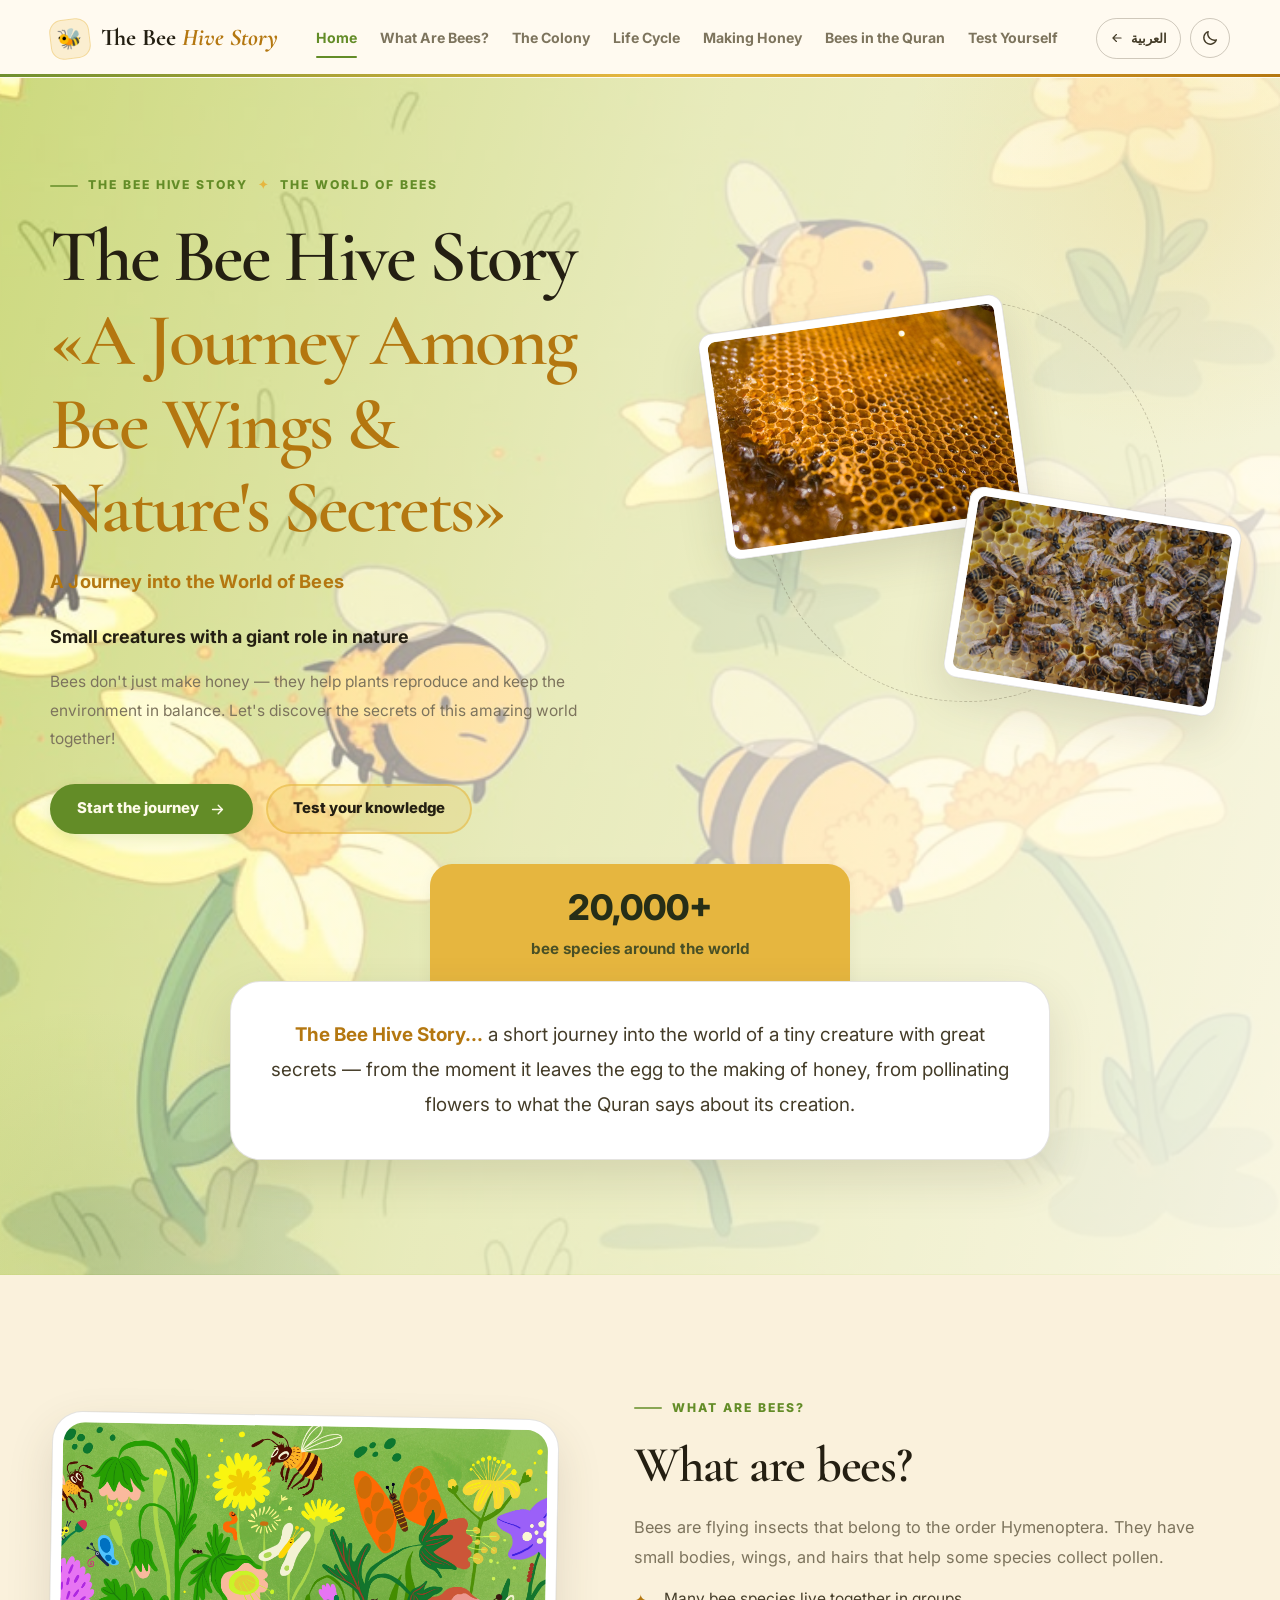
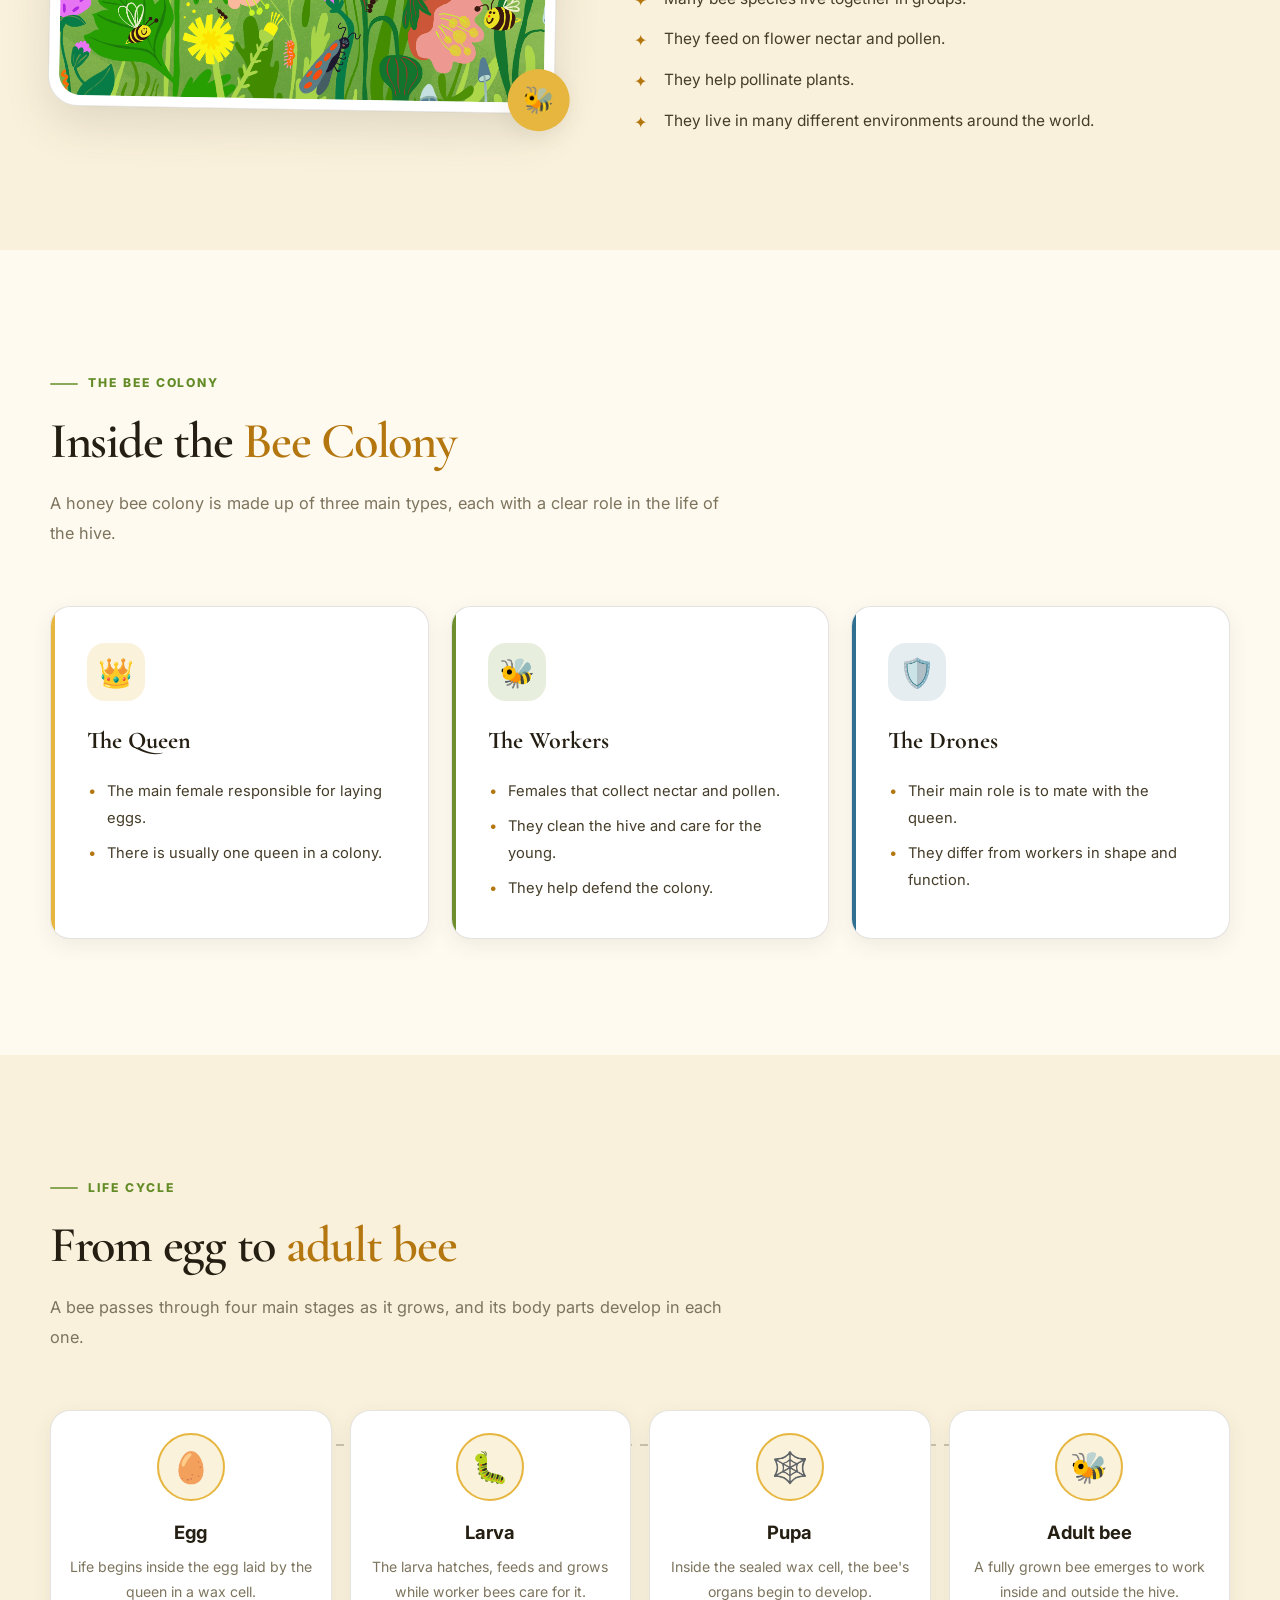
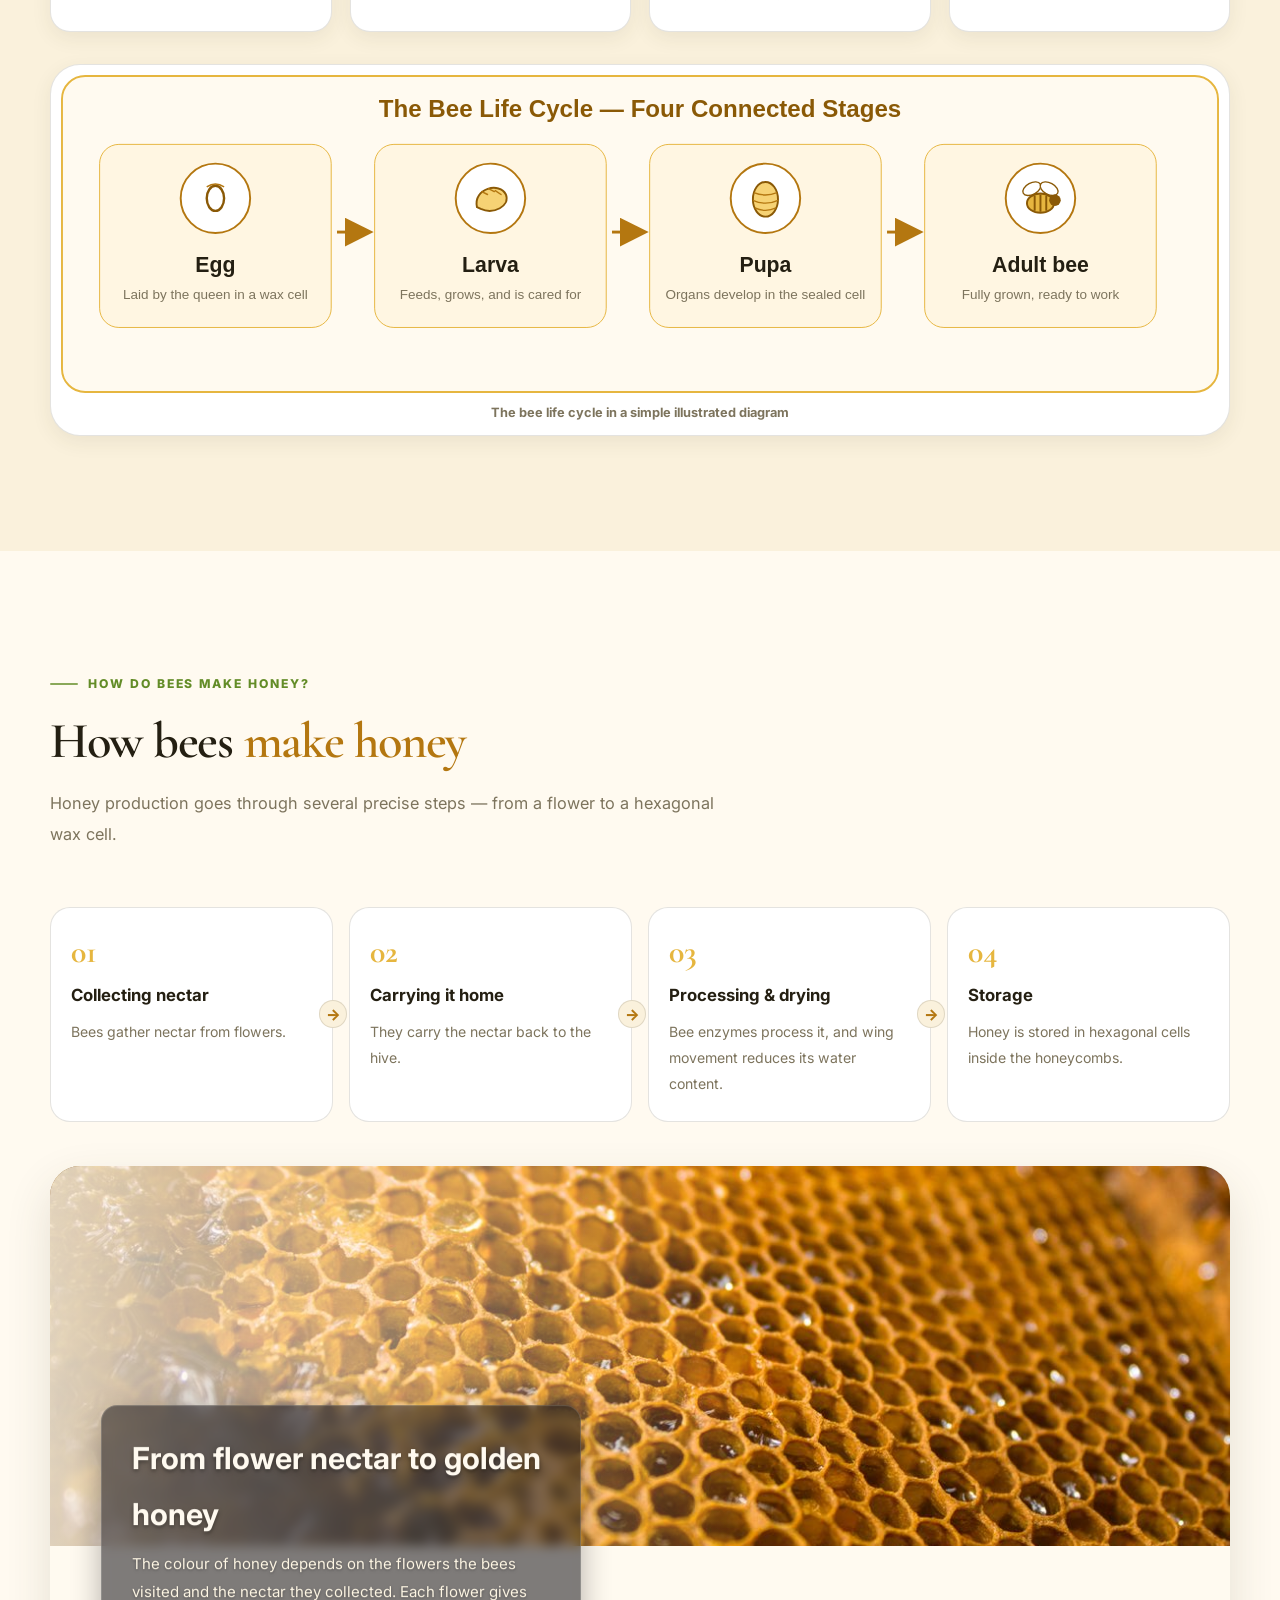
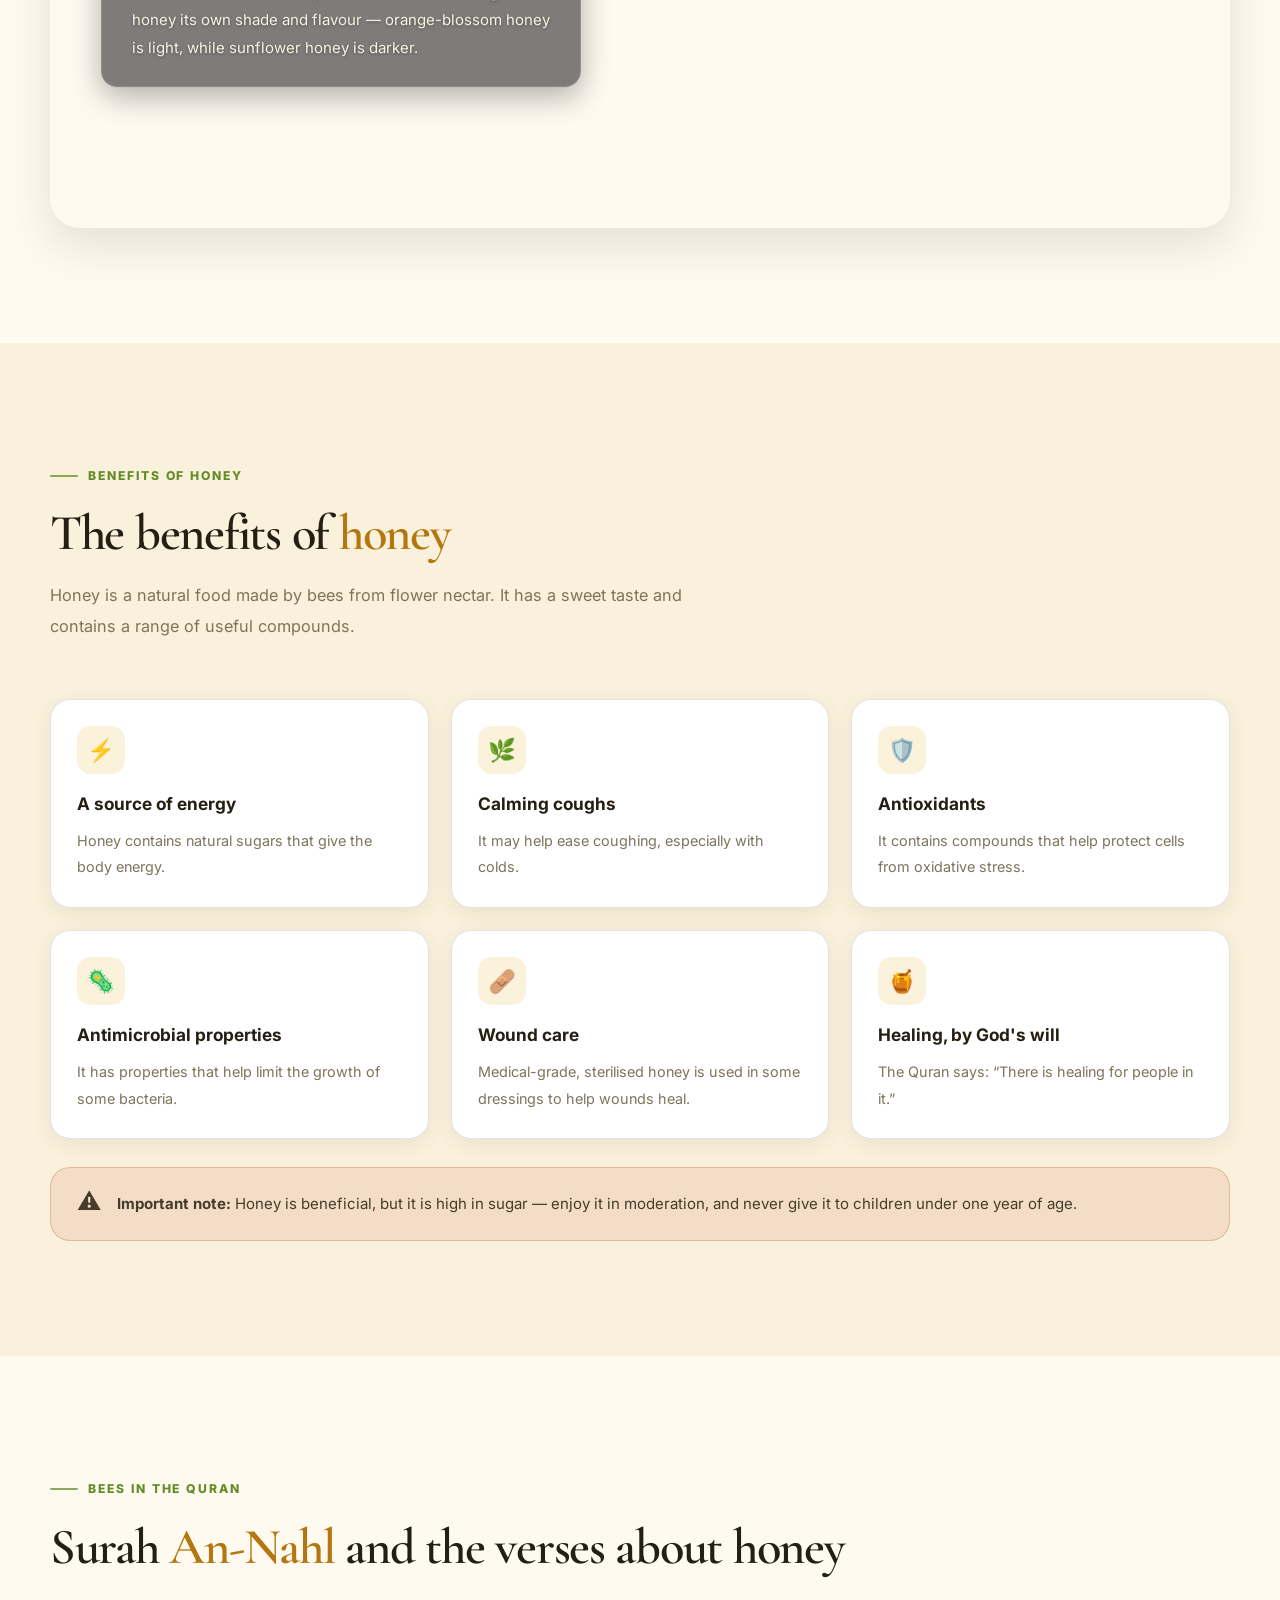
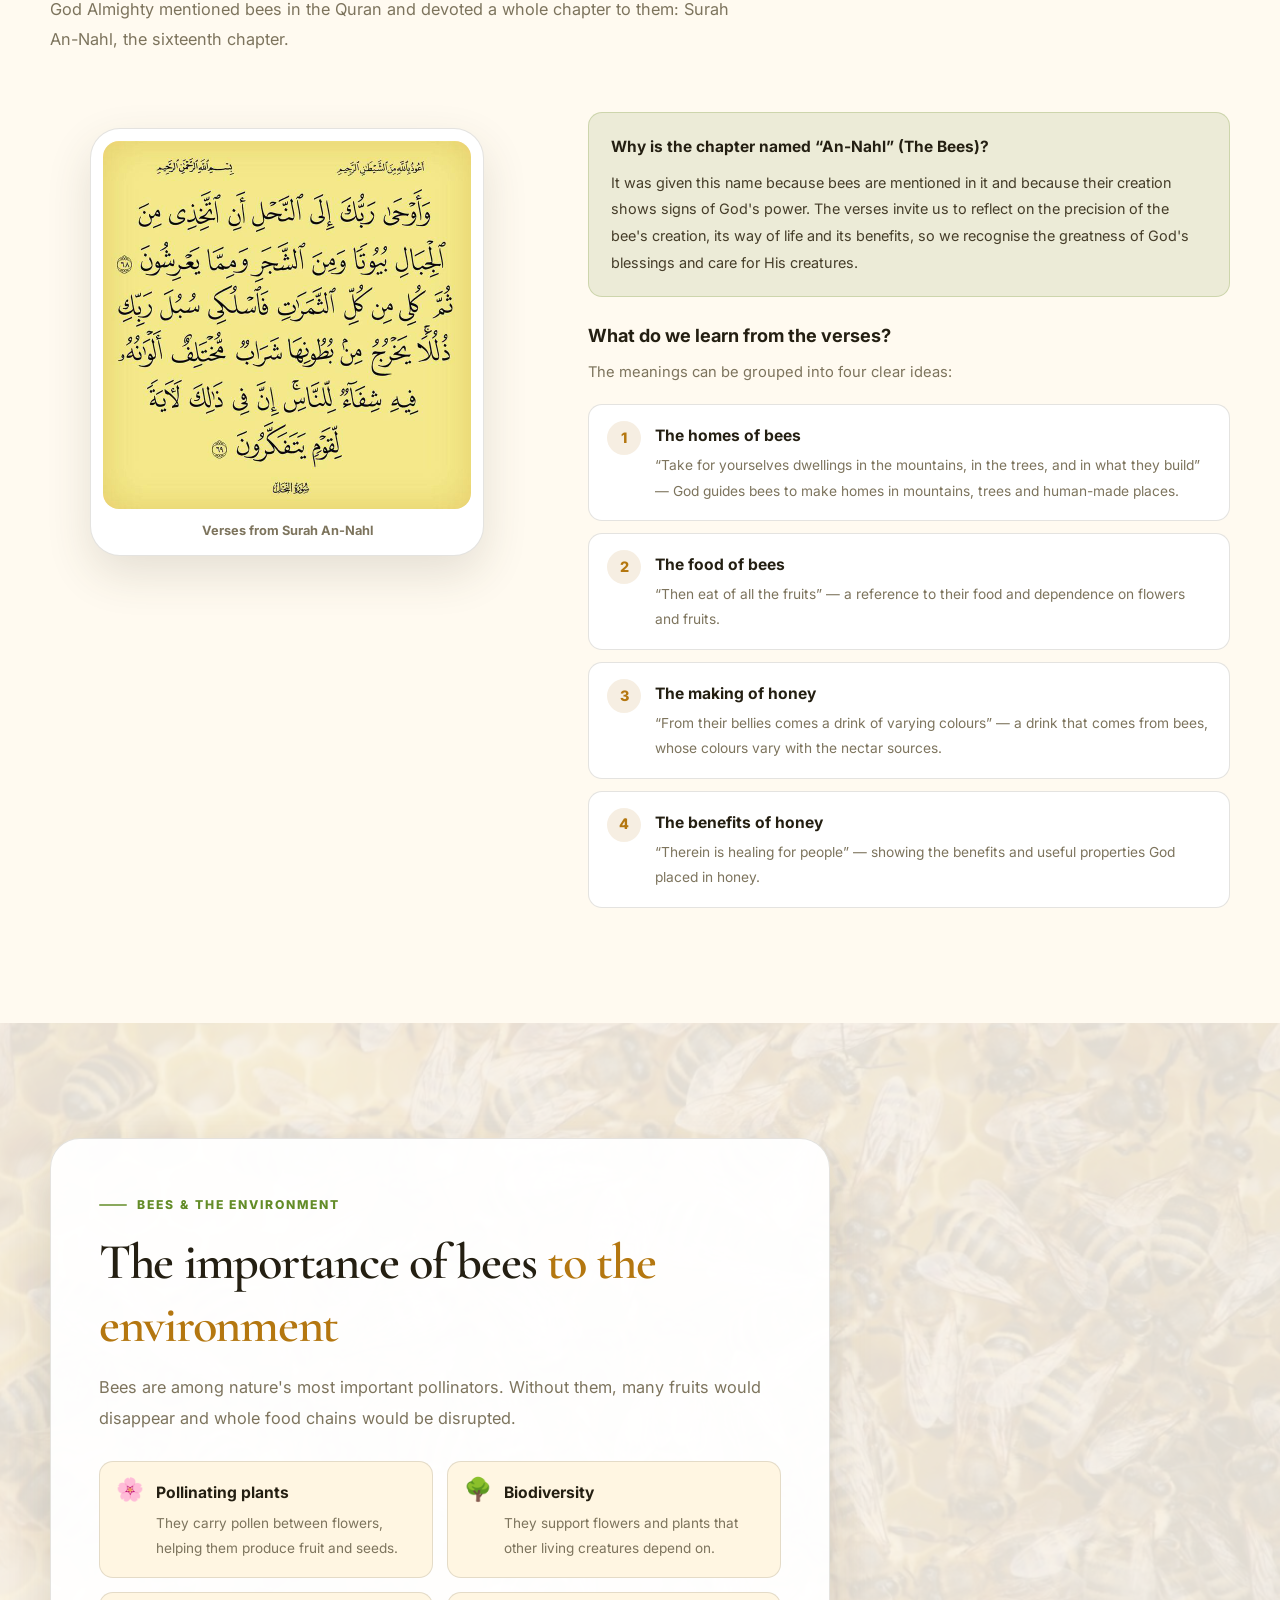
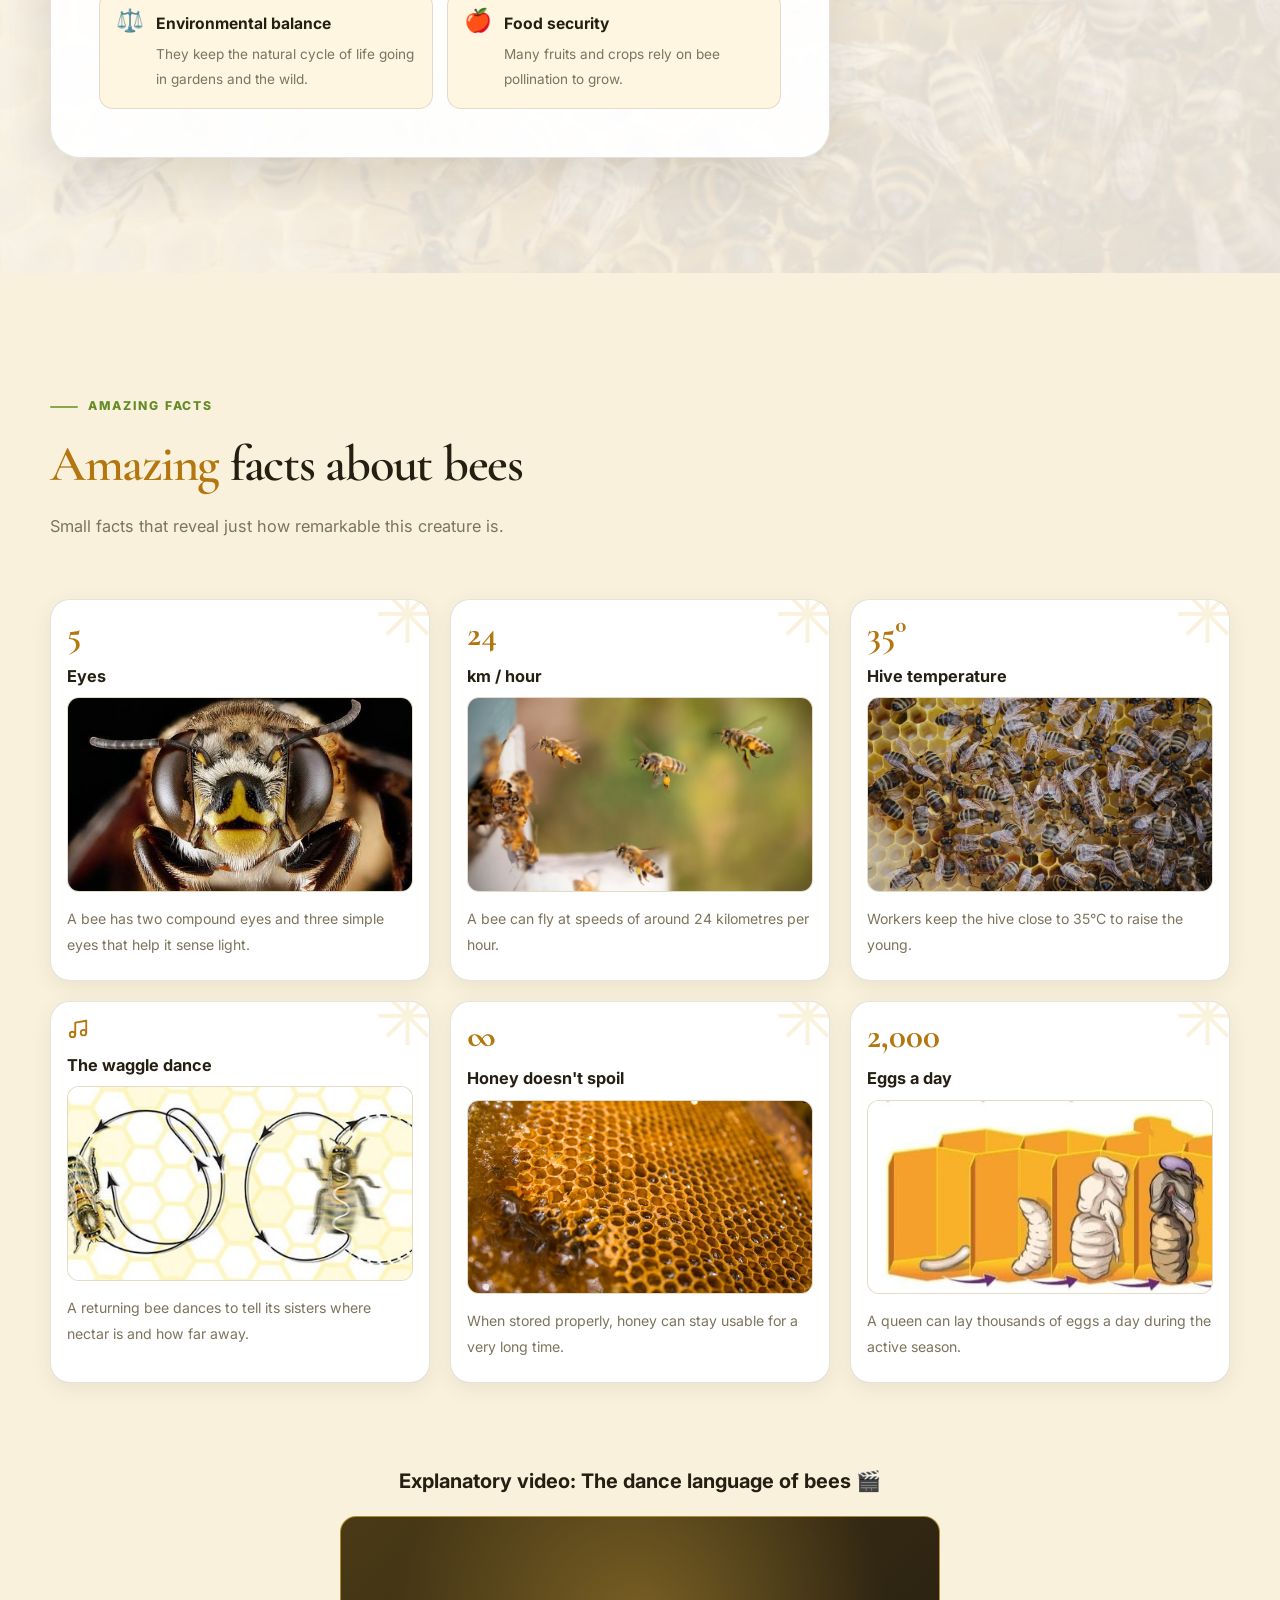
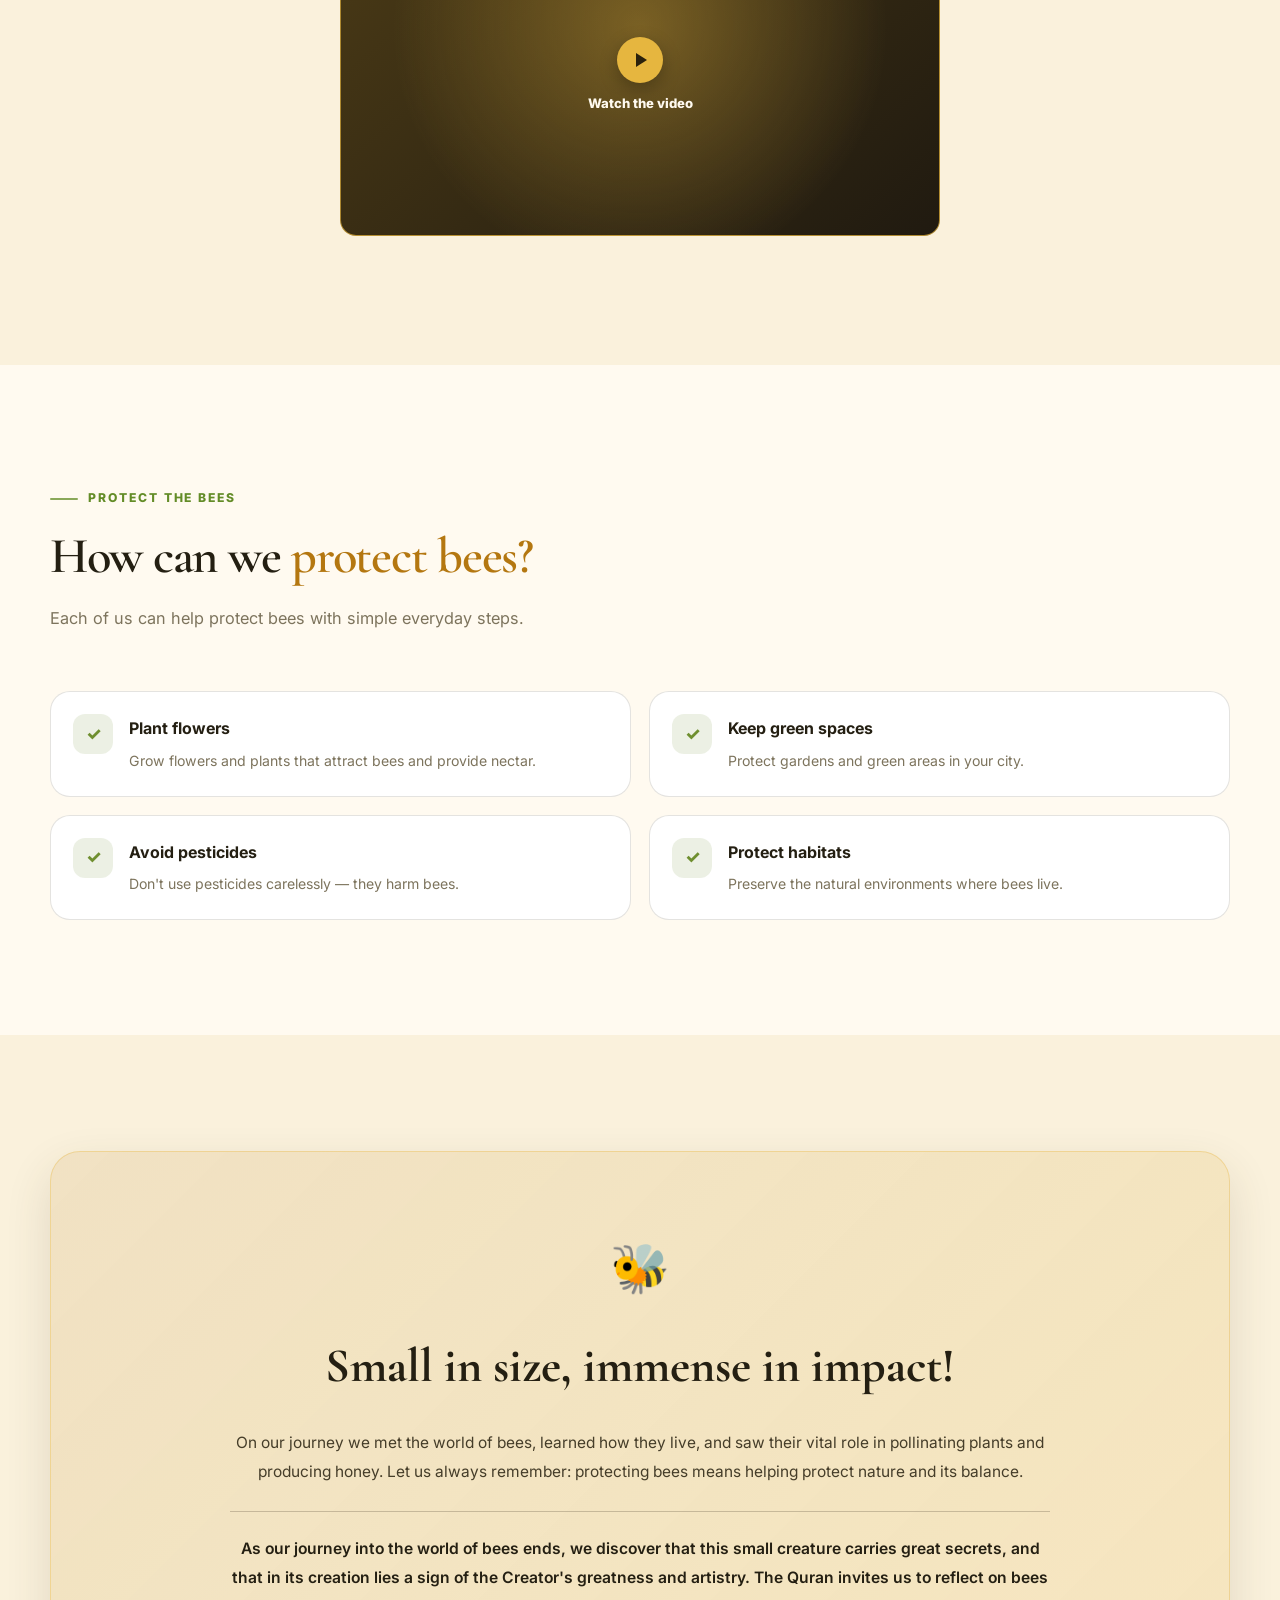
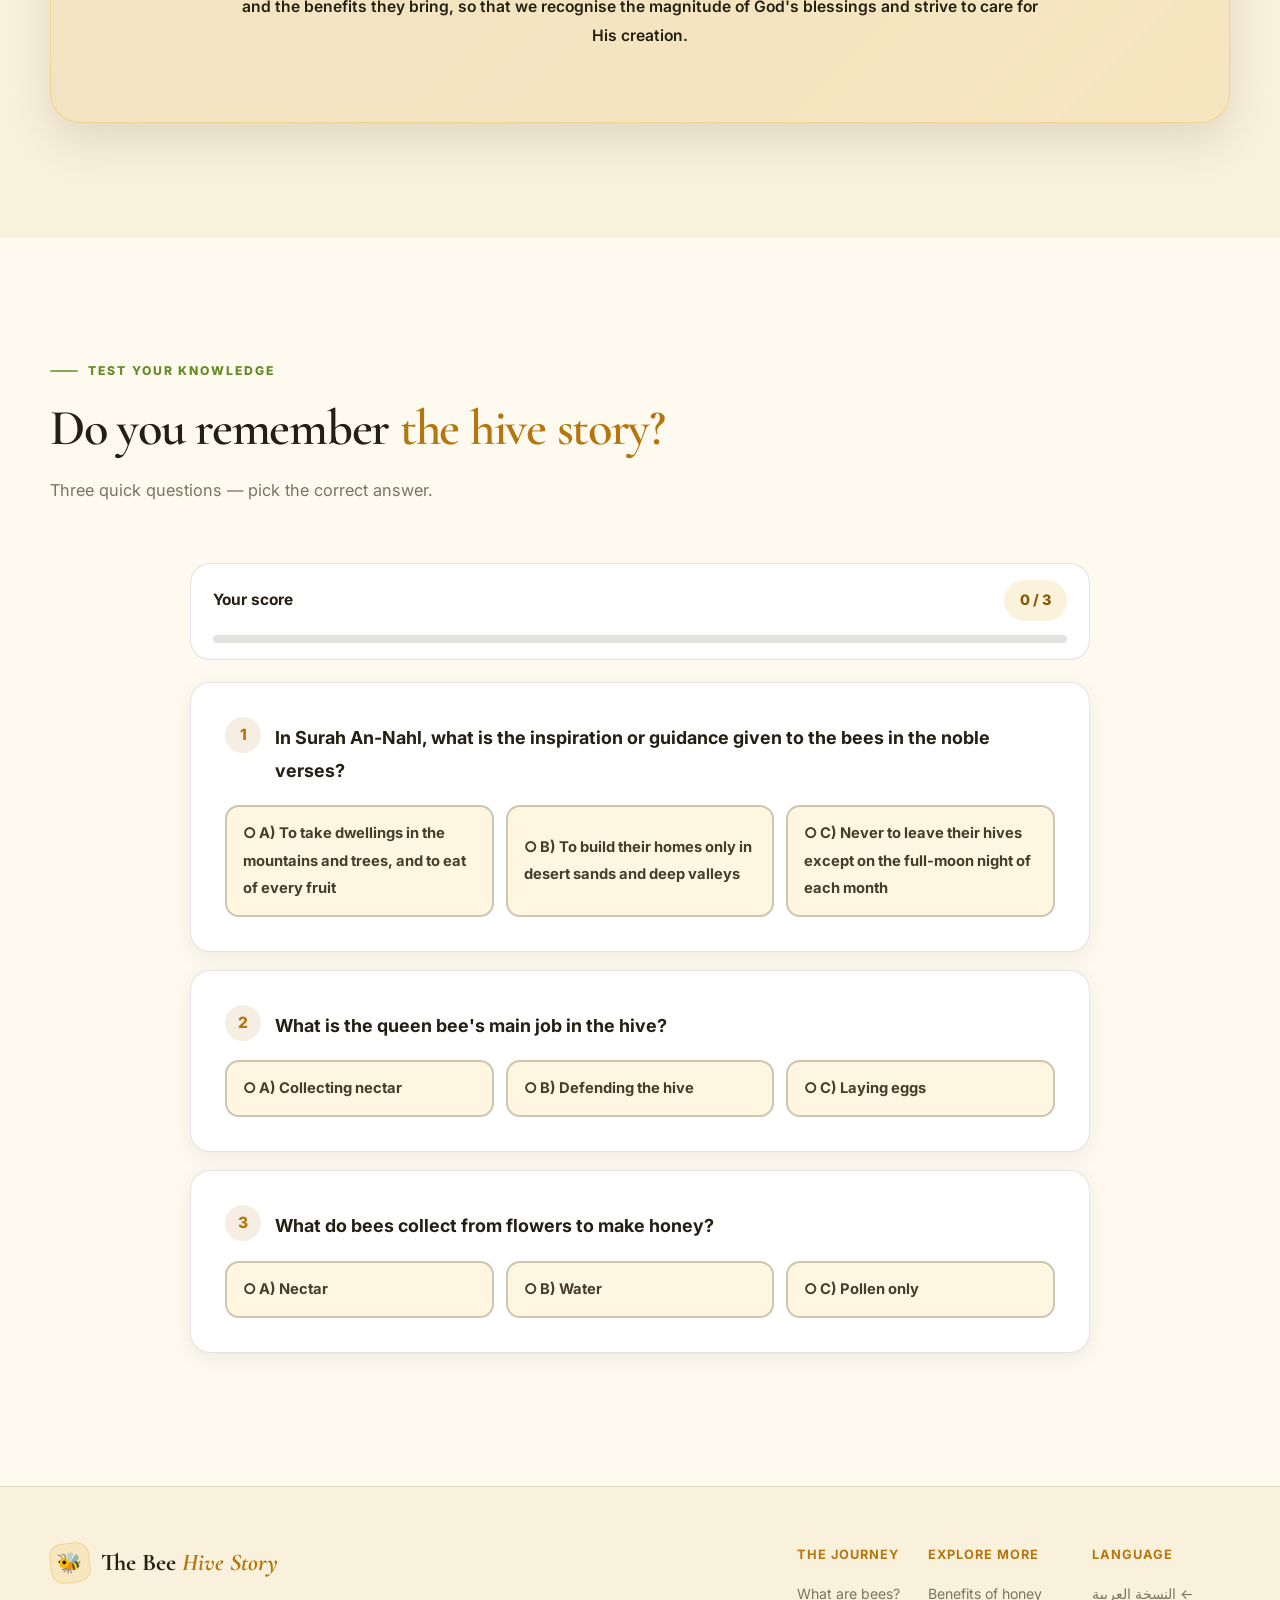
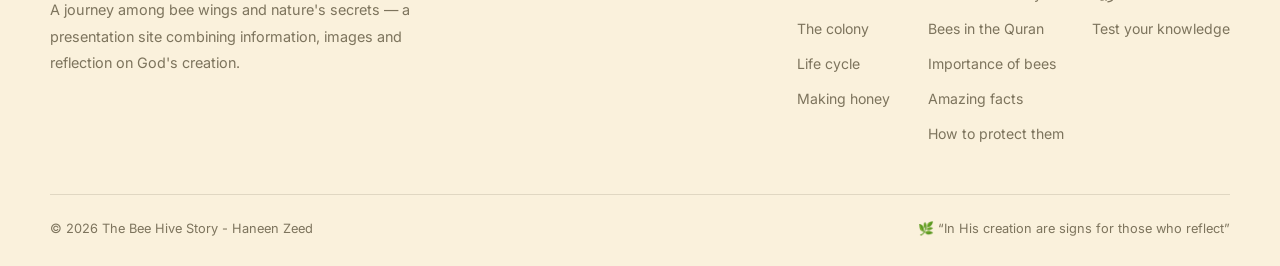
<file: en.html>
<!DOCTYPE html>
<html lang="en" dir="ltr">
<head>
  <meta charset="UTF-8">
  <meta name="viewport" content="width=device-width, initial-scale=1.0">
  <meta name="description" content="The Bee Hive Story — A Journey into the World of Bees. Discover what bees are, their colony, life cycle, how honey is made, its benefits, and bees in the Quran.">
  <meta name="theme-color" content="#fffaf0">
  <meta property="image" content="assets/img/logo.jpg">
  <meta property="og:image" content="assets/img/logo.jpg">
  <title>The Bee Hive Story | Haneen Zeed</title>

  <link rel="preconnect" href="https://fonts.googleapis.com">
  <link rel="preconnect" href="https://fonts.gstatic.com" crossorigin>
  <link href="https://fonts.googleapis.com/css2?family=Amiri:wght@400;700&family=Cormorant+Garamond:ital,wght@0,600;0,700;1,600&family=Inter:wght@400;500;600;700;800&family=Tajawal:wght@400;500;700;800&display=swap" rel="stylesheet">
  <link rel="stylesheet" href="assets/css/style.css">
  <link rel="icon" type="image/png" href="assets/img/logo.jpg">

  <script>
    (function () {
      try {
        var saved = localStorage.getItem('bee-story-theme-v2');
        localStorage.removeItem('bee-story-theme');
        document.documentElement.dataset.theme = saved === 'dark' ? 'dark' : 'light';
      } catch (e) {
        document.documentElement.dataset.theme = 'light';
      }
    })();
  </script>
</head>
<body>

  <!-- ============ Header ============ -->
  <header class="site-header">
    <div class="container header-inner">
      <a class="brand" href="#hero" aria-label="The Bee Hive Story — Home">
        <span class="brand-mark" aria-hidden="true">🐝</span>
        <span class="brand-name">The Bee <em>Hive Story</em></span>
      </a>

      <nav class="nav" id="primary-nav" aria-label="Main navigation">
        <a href="#hero">Home</a>
        <a href="#about">What Are Bees?</a>
        <a href="#colony">The Colony</a>
        <a href="#lifecycle">Life Cycle</a>
        <a href="#honey">Making Honey</a>
        <a href="#quran">Bees in the Quran</a>
        <a href="#quiz">Test Yourself</a>
      </nav>

      <div class="header-actions">
        <a class="lang-switch" href="site.html" lang="ar" hreflang="ar" aria-label="التبديل إلى العربية">
          <svg viewBox="0 0 24 24" fill="none" stroke="currentColor" stroke-width="2" stroke-linecap="round" stroke-linejoin="round" aria-hidden="true">
            <path d="M19 12H5M11 18l-6-6 6-6"/>
          </svg>
          العربية
        </a>
        <button class="icon-btn" id="theme-toggle" type="button"
                aria-label="Switch to dark mode" aria-pressed="false"
                data-label-light="Switch to light mode" data-label-dark="Switch to dark mode">
          <svg class="icon-moon" viewBox="0 0 24 24" fill="none" stroke="currentColor" stroke-width="1.8" stroke-linecap="round" stroke-linejoin="round" aria-hidden="true">
            <path d="M20.5 14.4A8.6 8.6 0 0 1 9.6 3.5a8.6 8.6 0 1 0 10.9 10.9Z"/>
          </svg>
          <svg class="icon-sun" viewBox="0 0 24 24" fill="none" stroke="currentColor" stroke-width="1.8" stroke-linecap="round" stroke-linejoin="round" aria-hidden="true">
            <circle cx="12" cy="12" r="4"/><path d="M12 2v2M12 20v2M4.9 4.9l1.4 1.4M17.7 17.7l1.4-1.4M2 12h2M20 12h2M4.9 19.1l1.4-1.4M17.7 6.3l1.4-1.4"/>
          </svg>
        </button>
        <button class="icon-btn menu-toggle" id="menu-toggle" type="button" aria-label="Open menu" aria-expanded="false" aria-controls="primary-nav">
          <svg viewBox="0 0 24 24" fill="none" stroke="currentColor" stroke-width="1.9" stroke-linecap="round" aria-hidden="true">
            <path d="M4 7h16M4 12h16M4 17h16"/>
          </svg>
        </button>
      </div>
    </div>
  </header>

  <main>
    <!-- ============ 1. Hero ============ -->
    <section class="hero" id="hero">
      <div class="container hero-grid">
        <div class="hero-copy reveal">
          <span class="eyebrow">The Bee Hive Story <span class="bee-dot">✦</span> The World of Bees</span>

          <h1 class="hero-title">
            The Bee Hive Story
            <span class="accent-text">«A Journey Among Bee Wings &amp; Nature's Secrets»</span>
            <span class="hero-subtitle">A Journey into the World of Bees</span>
          </h1>

          <p class="hero-lead">Small creatures with a giant role in nature</p>
          <p>Bees don't just make honey — they help plants reproduce and keep the environment in balance. Let's discover the secrets of this amazing world together!</p>

          <div class="hero-actions">
            <a class="btn btn--primary" href="#about">
              Start the journey
              <svg viewBox="0 0 24 24" fill="none" stroke="currentColor" stroke-width="2" stroke-linecap="round" stroke-linejoin="round" aria-hidden="true"><path d="M5 12h14M13 6l6 6-6 6"/></svg>
            </a>
            <a class="btn btn--ghost" href="#quiz">Test your knowledge</a>
          </div>
        </div>

        <div class="hero-art reveal" aria-label="Images from the world of bees and honeycombs">
          <div class="hero-float hero-float--one">
            <img src="assets/img/honey-flow.jpg" alt="A beehive with honeycombs" loading="lazy">
          </div>
          <div class="hero-float hero-float--two">
            <img src="assets/img/bees.jpg" alt="Bees at the edge of a hive" loading="lazy">
          </div>
        </div>
      </div>

      <div class="container">
        <div class="stacked-intro reveal">
          <div class="stats-tab">
            <strong>20,000+</strong>
            <span>bee species around the world</span>
          </div>

          <div class="intro-banner">
            <p><strong>The Bee Hive Story...</strong> a short journey into the world of a tiny creature with great secrets — from the moment it leaves the egg to the making of honey, from pollinating flowers to what the Quran says about its creation.</p>
          </div>
        </div>
      </div>
    </section>

    <!-- ============ 2. What are bees? ============ -->
    <section class="section section--tint" id="about">
      <div class="container split">
        <div class="split-visual reveal">
          <div class="image-card image-card--wide">
            <img src="assets/img/bee-hero.jpg" alt="A bee among flowers collecting pollen" loading="lazy" width="3840" height="2263">
          </div>
        </div>
        <div class="split-copy reveal">
          <span class="eyebrow">What Are Bees?</span>
          <h2 class="section-title">What are bees?</h2>
          <p class="section-lead">Bees are flying insects that belong to the order Hymenoptera. They have small bodies, wings, and hairs that help some species collect pollen.</p>
          <ul class="check-list">
            <li>Many bee species live together in groups.</li>
            <li>They feed on flower nectar and pollen.</li>
            <li>They help pollinate plants.</li>
            <li>They live in many different environments around the world.</li>
          </ul>
        </div>
      </div>
    </section>

    <!-- ============ 3. Colony ============ -->
    <section class="section" id="colony">
      <div class="container">
        <div class="section-head reveal">
          <span class="eyebrow">The Bee Colony</span>
          <h2 class="section-title">Inside the <span class="accent-text">Bee Colony</span></h2>
          <p class="section-lead">A honey bee colony is made up of three main types, each with a clear role in the life of the hive.</p>
        </div>

        <div class="card-grid card-grid--3">
          <article class="role-card role-card--queen reveal">
            <div class="role-icon" aria-hidden="true">👑</div>
            <h3>The Queen</h3>
            <ul>
              <li>The main female responsible for laying eggs.</li>
              <li>There is usually one queen in a colony.</li>
            </ul>
          </article>

          <article class="role-card role-card--worker reveal">
            <div class="role-icon" aria-hidden="true">🐝</div>
            <h3>The Workers</h3>
            <ul>
              <li>Females that collect nectar and pollen.</li>
              <li>They clean the hive and care for the young.</li>
              <li>They help defend the colony.</li>
            </ul>
          </article>

          <article class="role-card role-card--drone reveal">
            <div class="role-icon" aria-hidden="true">🛡️</div>
            <h3>The Drones</h3>
            <ul>
              <li>Their main role is to mate with the queen.</li>
              <li>They differ from workers in shape and function.</li>
            </ul>
          </article>
        </div>
      </div>
    </section>

    <!-- ============ 4. Life cycle ============ -->
    <section class="section section--tint" id="lifecycle">
      <div class="container">
        <div class="section-head reveal">
          <span class="eyebrow">Life Cycle</span>
          <h2 class="section-title">From egg to <span class="accent-text">adult bee</span></h2>
          <p class="section-lead">A bee passes through four main stages as it grows, and its body parts develop in each one.</p>
        </div>

        <div class="timeline">
          <article class="step reveal">
            <div class="step-num" aria-hidden="true">🥚</div>
            <h3>Egg</h3>
            <p>Life begins inside the egg laid by the queen in a wax cell.</p>
          </article>
          <article class="step reveal">
            <div class="step-num" aria-hidden="true">🐛</div>
            <h3>Larva</h3>
            <p>The larva hatches, feeds and grows while worker bees care for it.</p>
          </article>
          <article class="step reveal">
            <div class="step-num" aria-hidden="true">🕸️</div>
            <h3>Pupa</h3>
            <p>Inside the sealed wax cell, the bee's organs begin to develop.</p>
          </article>
          <article class="step reveal">
            <div class="step-num" aria-hidden="true">🐝</div>
            <h3>Adult bee</h3>
            <p>A fully grown bee emerges to work inside and outside the hive.</p>
          </article>
        </div>

        <figure class="lifecycle-figure reveal">
          <img src="assets/img/bee-life-cycle-en.svg" alt="A diagram of the bee life cycle in four stages: egg, larva, pupa and adult" loading="lazy" width="1200" height="330">
          <figcaption>The bee life cycle in a simple illustrated diagram</figcaption>
        </figure>
      </div>
    </section>

    <!-- ============ 5. How bees make honey ============ -->
    <section class="section" id="honey">
      <div class="container">
        <div class="section-head reveal">
          <span class="eyebrow">How Do Bees Make Honey?</span>
          <h2 class="section-title">How bees <span class="accent-text">make honey</span></h2>
          <p class="section-lead">Honey production goes through several precise steps — from a flower to a hexagonal wax cell.</p>
        </div>

        <div class="process">
          <article class="process-item reveal">
            <h3>Collecting nectar</h3>
            <p>Bees gather nectar from flowers.</p>
          </article>
          <article class="process-item reveal">
            <h3>Carrying it home</h3>
            <p>They carry the nectar back to the hive.</p>
          </article>
          <article class="process-item reveal">
            <h3>Processing &amp; drying</h3>
            <p>Bee enzymes process it, and wing movement reduces its water content.</p>
          </article>
          <article class="process-item reveal">
            <h3>Storage</h3>
            <p>Honey is stored in hexagonal cells inside the honeycombs.</p>
          </article>
        </div>

        <div class="banner-image reveal">
          <img src="assets/img/honey-flow.jpg" alt="Wax honeycombs inside a beehive" loading="lazy" width="1200" height="675">
          <div class="banner-caption">
            <h3>From flower nectar to golden honey</h3>
            <p>The colour of honey depends on the flowers the bees visited and the nectar they collected. Each flower gives honey its own shade and flavour — orange-blossom honey is light, while sunflower honey is darker.</p>
          </div>
        </div>
      </div>
    </section>

    <!-- ============ 6. Benefits of honey ============ -->
    <section class="section section--tint" id="benefits">
      <div class="container">
        <div class="section-head reveal">
          <span class="eyebrow">Benefits of Honey</span>
          <h2 class="section-title">The benefits of <span class="accent-text">honey</span></h2>
          <p class="section-lead">Honey is a natural food made by bees from flower nectar. It has a sweet taste and contains a range of useful compounds.</p>
        </div>

        <div class="card-grid card-grid--benefits">
          <article class="benefit-card reveal">
            <div class="benefit-icon" aria-hidden="true">⚡</div>
            <h3>A source of energy</h3>
            <p>Honey contains natural sugars that give the body energy.</p>
          </article>
          <article class="benefit-card reveal">
            <div class="benefit-icon" aria-hidden="true">🌿</div>
            <h3>Calming coughs</h3>
            <p>It may help ease coughing, especially with colds.</p>
          </article>
          <article class="benefit-card reveal">
            <div class="benefit-icon" aria-hidden="true">🛡️</div>
            <h3>Antioxidants</h3>
            <p>It contains compounds that help protect cells from oxidative stress.</p>
          </article>
          <article class="benefit-card reveal">
            <div class="benefit-icon" aria-hidden="true">🦠</div>
            <h3>Antimicrobial properties</h3>
            <p>It has properties that help limit the growth of some bacteria.</p>
          </article>
          <article class="benefit-card reveal">
            <div class="benefit-icon" aria-hidden="true">🩹</div>
            <h3>Wound care</h3>
            <p>Medical-grade, sterilised honey is used in some dressings to help wounds heal.</p>
          </article>
          <article class="benefit-card reveal">
            <div class="benefit-icon" aria-hidden="true">🍯</div>
            <h3>Healing, by God's will</h3>
            <p>The Quran says: “There is healing for people in it.”</p>
          </article>
        </div>

        <div class="note-box reveal">
          <span class="note-icon" aria-hidden="true">⚠️</span>
          <p><strong>Important note:</strong> Honey is beneficial, but it is high in sugar — enjoy it in moderation, and never give it to children under one year of age.</p>
        </div>
      </div>
    </section>

    <!-- ============ 7. Bees in the Quran ============ -->
    <section class="section" id="quran">
      <div class="container">
        <div class="section-head reveal">
          <span class="eyebrow">Bees in the Quran</span>
          <h2 class="section-title">Surah <span class="accent-text">An-Nahl</span> and the verses about honey</h2>
          <p class="section-lead">God Almighty mentioned bees in the Quran and devoted a whole chapter to them: Surah An-Nahl, the sixteenth chapter.</p>
        </div>

        <div class="quran-layout">
          <figure class="quran-image reveal">
            <img src="assets/img/surah-al-nahl.jpg" alt="An image of verses from Surah An-Nahl in the Quran" loading="lazy" width="736" height="736">
            <figcaption>Verses from Surah An-Nahl</figcaption>
          </figure>

          <div class="reveal">
            <div class="quran-extra">
              <h4>Why is the chapter named “An-Nahl” (The Bees)?</h4>
              <p>It was given this name because bees are mentioned in it and because their creation shows signs of God's power. The verses invite us to reflect on the precision of the bee's creation, its way of life and its benefits, so we recognise the greatness of God's blessings and care for His creatures.</p>
            </div>

            <h3 style="margin:0 0 6px; color:var(--text-strong);">What do we learn from the verses?</h3>
            <p style="margin:0 0 18px; color:var(--muted); font-size:0.92rem;">The meanings can be grouped into four clear ideas:</p>

            <div class="quran-meanings">
              <div class="meaning">
                <span class="meaning-num">1</span>
                <div><h4>The homes of bees</h4><p>“Take for yourselves dwellings in the mountains, in the trees, and in what they build” — God guides bees to make homes in mountains, trees and human-made places.</p></div>
              </div>
              <div class="meaning">
                <span class="meaning-num">2</span>
                <div><h4>The food of bees</h4><p>“Then eat of all the fruits” — a reference to their food and dependence on flowers and fruits.</p></div>
              </div>
              <div class="meaning">
                <span class="meaning-num">3</span>
                <div><h4>The making of honey</h4><p>“From their bellies comes a drink of varying colours” — a drink that comes from bees, whose colours vary with the nectar sources.</p></div>
              </div>
              <div class="meaning">
                <span class="meaning-num">4</span>
                <div><h4>The benefits of honey</h4><p>“Therein is healing for people” — showing the benefits and useful properties God placed in honey.</p></div>
              </div>
            </div>
          </div>
        </div>
      </div>
    </section>

    <!-- ============ 8. Importance in the environment ============ -->
    <section class="section env-section" id="environment">
      <div class="container">
        <div class="env-panel reveal">
          <span class="eyebrow">Bees &amp; the Environment</span>
          <h2 class="section-title">The importance of bees <span class="accent-text">to the environment</span></h2>
          <p class="section-lead">Bees are among nature's most important pollinators. Without them, many fruits would disappear and whole food chains would be disrupted.</p>
          <div class="env-grid">
            <div class="env-item"><span aria-hidden="true">🌸</span><div><h4>Pollinating plants</h4><p>They carry pollen between flowers, helping them produce fruit and seeds.</p></div></div>
            <div class="env-item"><span aria-hidden="true">🌳</span><div><h4>Biodiversity</h4><p>They support flowers and plants that other living creatures depend on.</p></div></div>
            <div class="env-item"><span aria-hidden="true">⚖️</span><div><h4>Environmental balance</h4><p>They keep the natural cycle of life going in gardens and the wild.</p></div></div>
            <div class="env-item"><span aria-hidden="true">🍎</span><div><h4>Food security</h4><p>Many fruits and crops rely on bee pollination to grow.</p></div></div>
          </div>
        </div>
      </div>
    </section>

    <!-- ============ 9. Amazing facts ============ -->
    <section class="section section--tint" id="facts">
      <div class="container">
        <div class="section-head reveal">
          <span class="eyebrow">Amazing Facts</span>
          <h2 class="section-title"><span class="accent-text">Amazing</span> facts about bees</h2>
          <p class="section-lead">Small facts that reveal just how remarkable this creature is.</p>
        </div>

        <div class="fact-grid">
          <article class="fact-card reveal">
            <span class="fact-number">5</span>
            <h3>Eyes</h3>
            <div class="fact-media"><img src="assets/img/bee-eyes.jpe" alt="A close-up of a bee showing its eyes" loading="lazy"></div>
            <p>A bee has two compound eyes and three simple eyes that help it sense light.</p>
          </article>
          <article class="fact-card reveal">
            <span class="fact-number">24</span>
            <h3>km / hour</h3>
            <div class="fact-media"><img src="assets/img/bee-fly.webp" alt="Bees flying among flowers" loading="lazy"></div>
            <p>A bee can fly at speeds of around 24 kilometres per hour.</p>
          </article>
          <article class="fact-card reveal">
            <span class="fact-number">35°</span>
            <h3>Hive temperature</h3>
            <div class="fact-media"><img src="assets/img/bees.jpg" alt="Bees on honeycombs inside the hive" loading="lazy"></div>
            <p>Workers keep the hive close to 35°C to raise the young.</p>
          </article>
          <article class="fact-card fact-card--video reveal"> 
            <svg width="22" height="22" viewBox="0 0 24 24" fill="none" stroke="currentColor" stroke-width="2" stroke-linecap="round" stroke-linejoin="round" aria-hidden="true" style="color: var(--accent);">
              <path d="M9 18V5l12-2v13"></path>
              <circle cx="6" cy="18" r="3"></circle>
              <circle cx="18" cy="16" r="3"></circle>
            </svg>
            <h3>The waggle dance</h3>
            <div class="fact-media"><img src="assets/img/dance.jpg" alt="A bee performing the waggle dance on a honeycomb" loading="lazy"></div>
            <p>A returning bee dances to tell its sisters where nectar is and how far away.</p>
          </article>
          <article class="fact-card reveal">
            <span class="fact-number">∞</span>
            <h3>Honey doesn't spoil</h3>
            <div class="fact-media"><img src="assets/img/honey-flow.jpg" alt="Wax honeycombs in the hive" loading="lazy"></div>
            <p>When stored properly, honey can stay usable for a very long time.</p>
          </article>
          <article class="fact-card reveal">
            <span class="fact-number">2,000</span>
            <h3>Eggs a day</h3>
            <div class="fact-media fact-media--life"><img src="assets/img/Bee-eggs.jpg" alt="A bee egg inside a wax cell" loading="lazy"></div>
            <p>A queen can lay thousands of eggs a day during the active season.</p>
          </article>
          <div class="facts-video-section reveal" style="margin-top: 40px; text-align: center;">
            <h3 style="font-size: 1.25rem; color: var(--text-strong); margin-bottom: 16px; font-weight: 700;">Explanatory video: The dance language of bees 🎬</h3>
            <div class="fact-media fact-video-screen" style="max-width: 600px; margin-inline: auto; border-radius: 16px; overflow: hidden; height: 320px;">
              <a class="fact-video-link" href="https://youtube.com/shorts/xjQAeCDdneY?si=h9vBJmhgcwH2KQZ8" target="_blank" rel="noopener noreferrer" aria-label= "Watch the waggle dance video">
                <span class="fact-video-play" aria-hidden="true"></span>
                <span>Watch the video</span>
              </a>
            </div>
        </div>
      </div>
    </section>

    <!-- ============ 10. Protect the bees ============ -->
    <section class="section" id="protect">
      <div class="container">
        <div class="section-head reveal">
          <span class="eyebrow">Protect the Bees</span>
          <h2 class="section-title">How can we <span class="accent-text">protect bees?</span></h2>
          <p class="section-lead">Each of us can help protect bees with simple everyday steps.</p>
        </div>

        <div class="tip-list">
          <article class="tip reveal"><span class="tip-check">✓</span><div><h3>Plant flowers</h3><p>Grow flowers and plants that attract bees and provide nectar.</p></div></article>
          <article class="tip reveal"><span class="tip-check">✓</span><div><h3>Keep green spaces</h3><p>Protect gardens and green areas in your city.</p></div></article>
          <article class="tip reveal"><span class="tip-check">✓</span><div><h3>Avoid pesticides</h3><p>Don't use pesticides carelessly — they harm bees.</p></div></article>
          <article class="tip reveal"><span class="tip-check">✓</span><div><h3>Protect habitats</h3><p>Preserve the natural environments where bees live.</p></div></article>
        </div>
      </div>
    </section>

    <!-- ============ 11. Conclusion ============ -->
    <section class="section section--tint" id="conclusion">
      <div class="container">
        <div class="conclusion reveal">
          <span class="bee-lg" aria-hidden="true">🐝</span>
          <h2>Small in size, immense in impact!</h2>
          <p>On our journey we met the world of bees, learned how they live, and saw their vital role in pollinating plants and producing honey. Let us always remember: protecting bees means helping protect nature and its balance.</p>
          <p class="closing-quote">As our journey into the world of bees ends, we discover that this small creature carries great secrets, and that in its creation lies a sign of the Creator's greatness and artistry. The Quran invites us to reflect on bees and the benefits they bring, so that we recognise the magnitude of God's blessings and strive to care for His creation.</p>
        </div>
      </div>
    </section>

    <!-- ============ Quiz ============ -->
    <section class="section" id="quiz">
      <div class="container">
        <div class="section-head reveal">
          <span class="eyebrow">Test Your Knowledge</span>
          <h2 class="section-title">Do you remember <span class="accent-text">the hive story?</span></h2>
          <p class="section-lead">Three quick questions — pick the correct answer.</p>
        </div>

        <div class="quiz-wrap reveal">
          <div class="quiz-progress">
            <strong>Your score</strong>
            <span class="score-pill" id="quiz-score">0 / 3</span>
            <div class="progress-track"><div class="progress-fill" id="quiz-progress-fill"></div></div>
          </div>

          <div class="quiz-card"
               data-good="Well done! That's correct 🐝"
               data-bad="Not quite."
               data-answer="Correct answer: A) To take dwellings in the mountains and trees, and to eat of every fruit">
            <div class="quiz-question"><span class="q-index">1</span><h3>In Surah An-Nahl, what is the inspiration or guidance given to the bees in the noble verses?</h3></div>
            <div class="options">
              <button class="q-option" type="button" data-correct="true">A) To take dwellings in the mountains and trees, and to eat of every fruit</button>
              <button class="q-option" type="button" data-correct="false">B) To build their homes only in desert sands and deep valleys</button>
              <button class="q-option" type="button" data-correct="false">C) Never to leave their hives except on the full-moon night of each month</button>
            </div>
            <div class="q-feedback" role="status" aria-live="polite"></div>
          </div>

          <div class="quiz-card"
               data-good="Excellent! The queen lays the eggs 🐝"
               data-bad="Not quite."
               data-answer="Correct answer: C) Laying eggs">
            <div class="quiz-question"><span class="q-index">2</span><h3>What is the queen bee's main job in the hive?</h3></div>
            <div class="options">
              <button class="q-option" type="button" data-correct="false">A) Collecting nectar</button>
              <button class="q-option" type="button" data-correct="false">B) Defending the hive</button>
              <button class="q-option" type="button" data-correct="true">C) Laying eggs</button>
            </div>
            <div class="q-feedback" role="status" aria-live="polite"></div>
          </div>

          <div class="quiz-card"
               data-good="Great! Nectar is the main ingredient of honey 🍯"
               data-bad="Not quite."
               data-answer="Correct answer: A) Nectar">
            <div class="quiz-question"><span class="q-index">3</span><h3>What do bees collect from flowers to make honey?</h3></div>
            <div class="options">
              <button class="q-option" type="button" data-correct="true">A) Nectar</button>
              <button class="q-option" type="button" data-correct="false">B) Water</button>
              <button class="q-option" type="button" data-correct="false">C) Pollen only</button>
            </div>
            <div class="q-feedback" role="status" aria-live="polite"></div>
          </div>

          <div class="quiz-finish" id="quiz-finish">
            <h3>Well done! 🎉</h3>
            <p>You've completed your journey into the world of bees and discovered the wonders of a tiny creature full of marvellous secrets 🐝<br>Your score: <strong id="quiz-finish-score">0 / 3</strong></p>
            <button class="btn btn--primary" id="quiz-reset" type="button">Try again</button>
          </div>
        </div>
      </div>
    </section>
  </main>

  <!-- ============ Footer ============ -->
  <footer class="site-footer">
    <div class="container">
      <div class="footer-top">
        <div class="footer-brand">
          <a class="brand" href="#hero"><span class="brand-mark" aria-hidden="true">🐝</span><span class="brand-name">The Bee <em>Hive Story</em></span></a>
          <p>A journey among bee wings and nature's secrets — a presentation site combining information, images and reflection on God's creation.</p>
        </div>
        <div class="footer-links">
          <div class="footer-col">
            <h4>The journey</h4>
            <a href="#about">What are bees?</a>
            <a href="#colony">The colony</a>
            <a href="#lifecycle">Life cycle</a>
            <a href="#honey">Making honey</a>
          </div>
          <div class="footer-col">
            <h4>Explore more</h4>
            <a href="#benefits">Benefits of honey</a>
            <a href="#quran">Bees in the Quran</a>
            <a href="#environment">Importance of bees</a>
            <a href="#facts">Amazing facts</a>
            <a href="#protect">How to protect them</a>
          </div>
          <div class="footer-col">
            <h4>Language</h4>
            <a href="site.html" lang="ar" hreflang="ar">النسخة العربية ←</a>
            <a href="#quiz">Test your knowledge</a>
          </div>
        </div>
      </div>
      <div class="footer-bottom">
        <span>© <span id="footer-year">2026</span> The Bee Hive Story - Haneen Zeed</span>
        <span>🌿 “In His creation are signs for those who reflect”</span>
      </div>
    </div>
  </footer>

  <button class="to-top" id="to-top" type="button" aria-label="Back to top">
    <svg viewBox="0 0 24 24" fill="none" stroke="currentColor" stroke-width="2" stroke-linecap="round" stroke-linejoin="round" aria-hidden="true"><path d="M12 19V5M6 11l6-6 6 6"/></svg>
  </button>

  <script src="assets/js/main.js?v=2"></script>
  <script>document.getElementById('footer-year').textContent = new Date().getFullYear();</script>
</body>
</html>
</file>
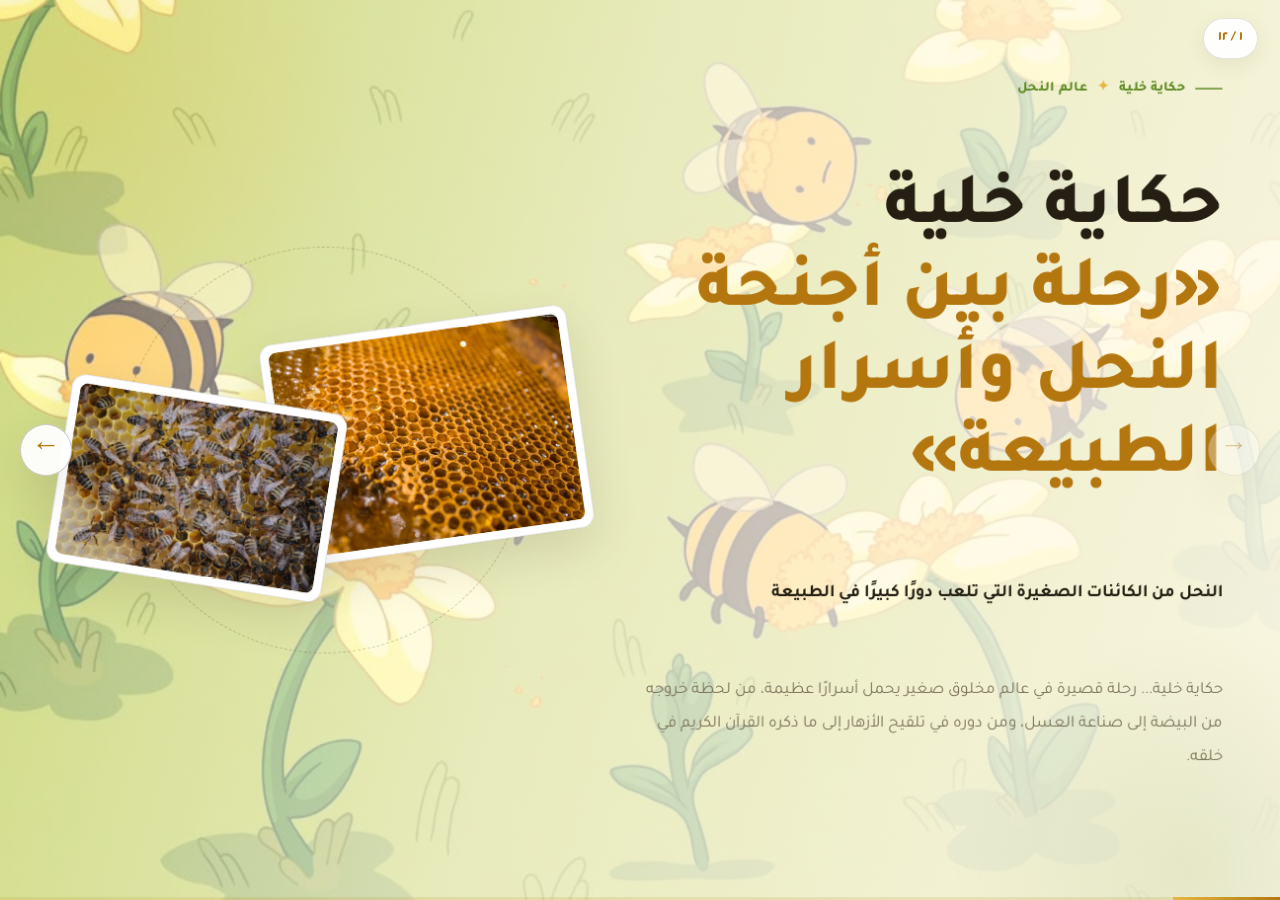
<file: presentation.html>
<!doctype html>
<html lang="ar" dir="rtl">
<head>
  <meta charset="utf-8">
  <meta http-equiv="refresh" content="0; url=index.html">
  <title>جارٍ فتح العرض التقديمي…</title>
  <script>location.replace('index.html');</script>
</head>
<body>
  <p>جارٍ فتح العرض التقديمي… <a href="index.html">اضغط هنا</a></p>
</body>
</html>
</file>
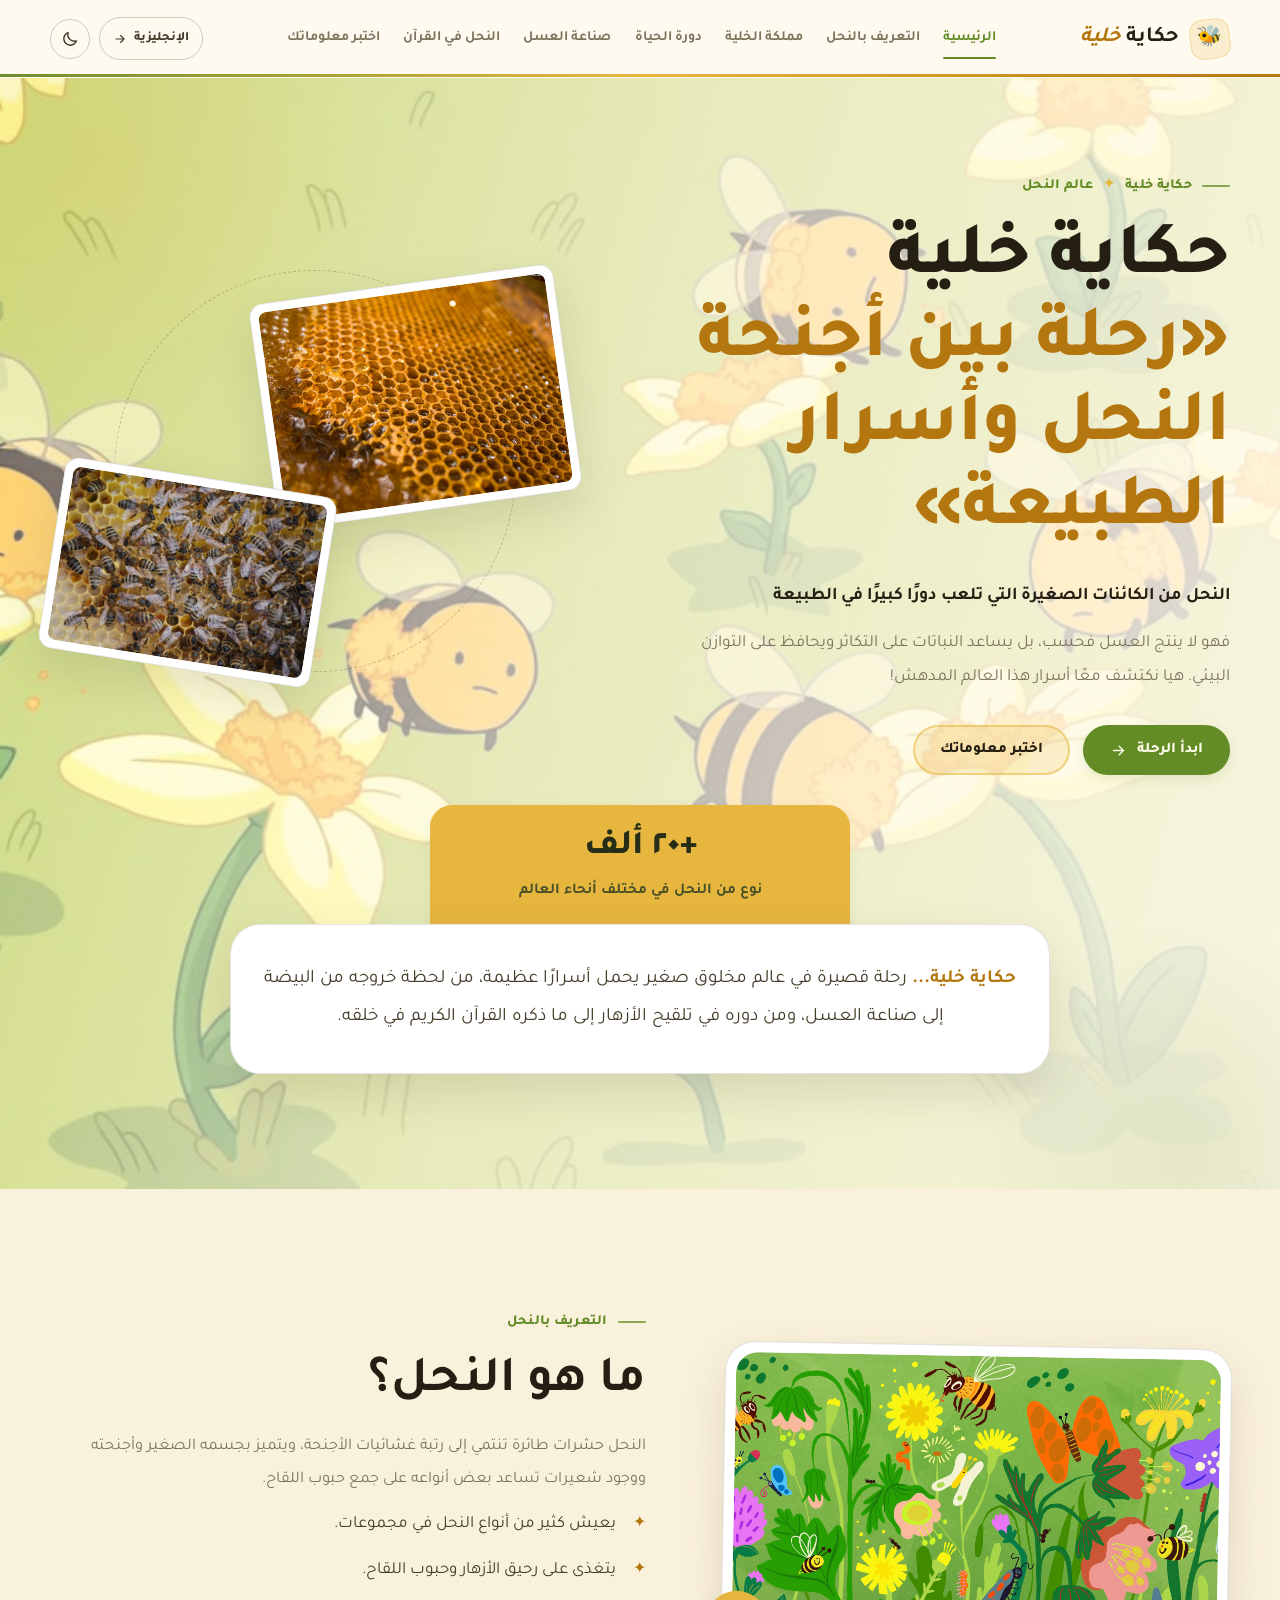
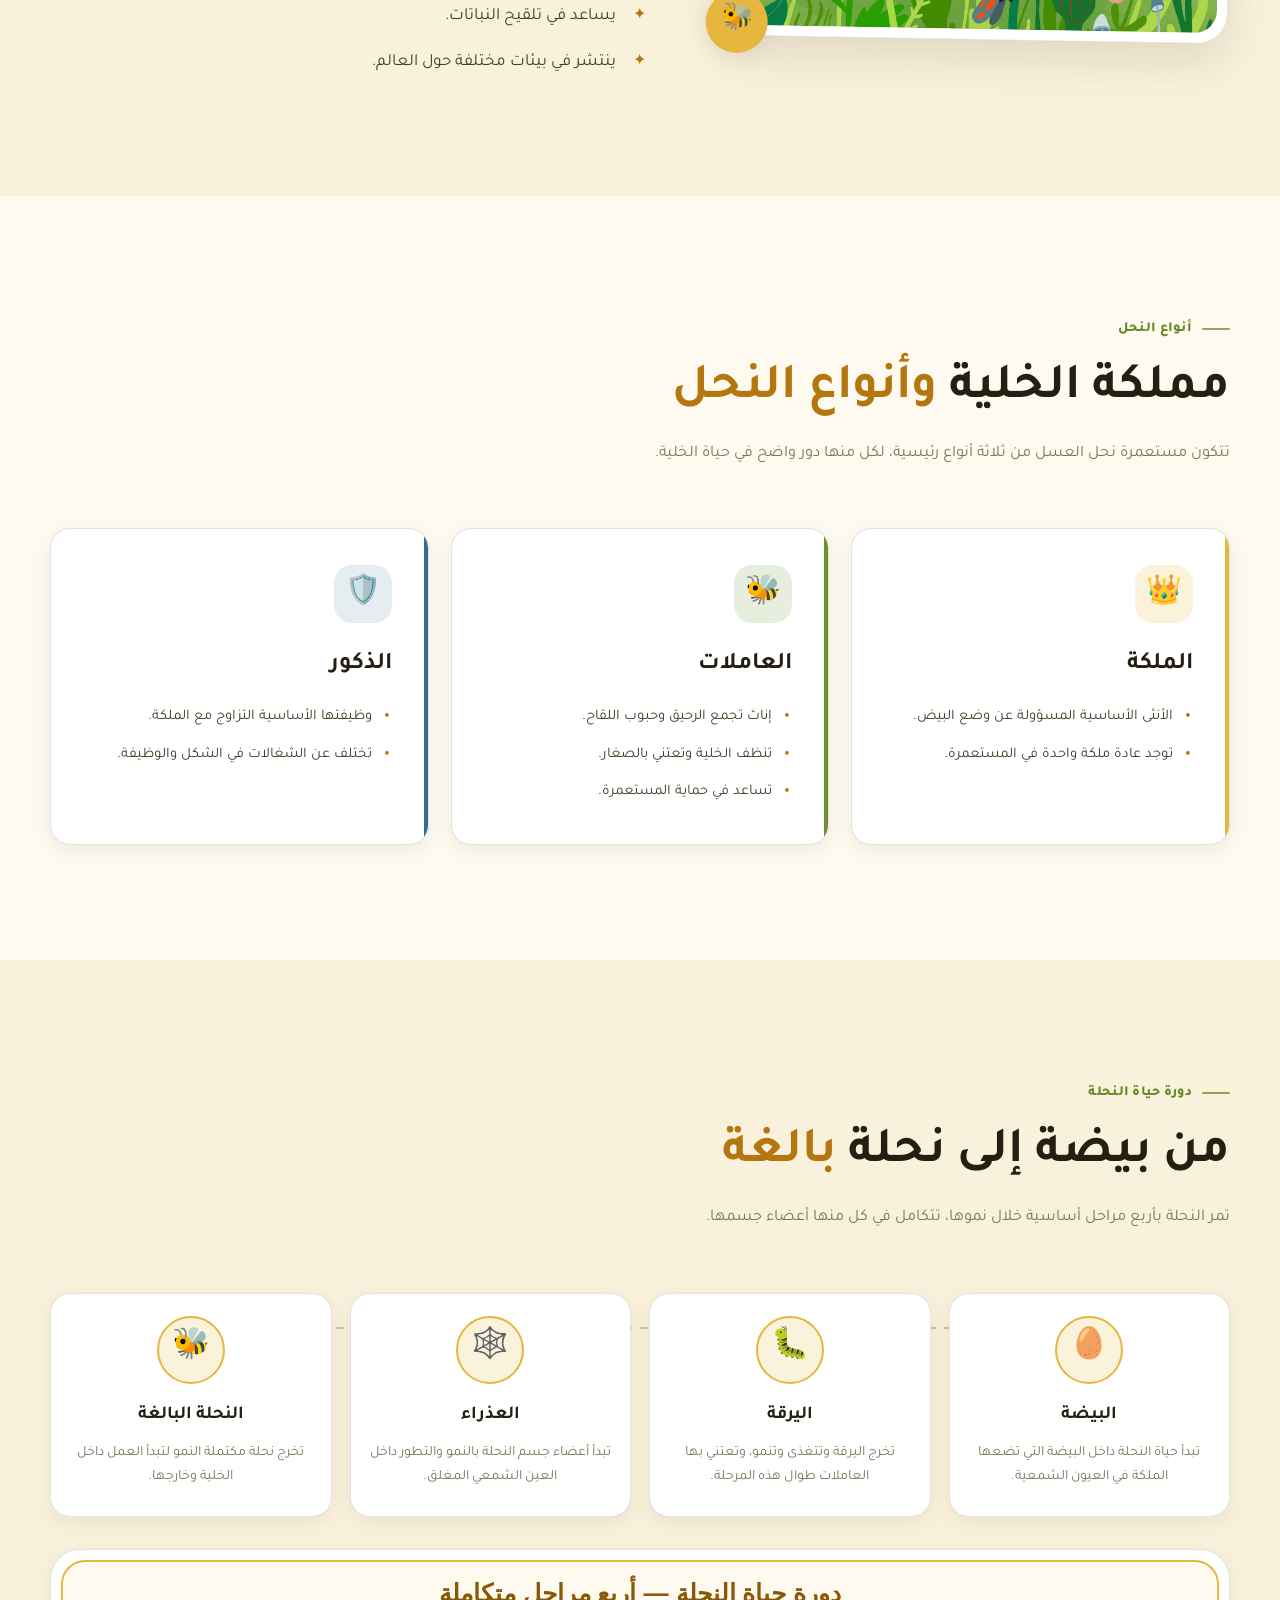
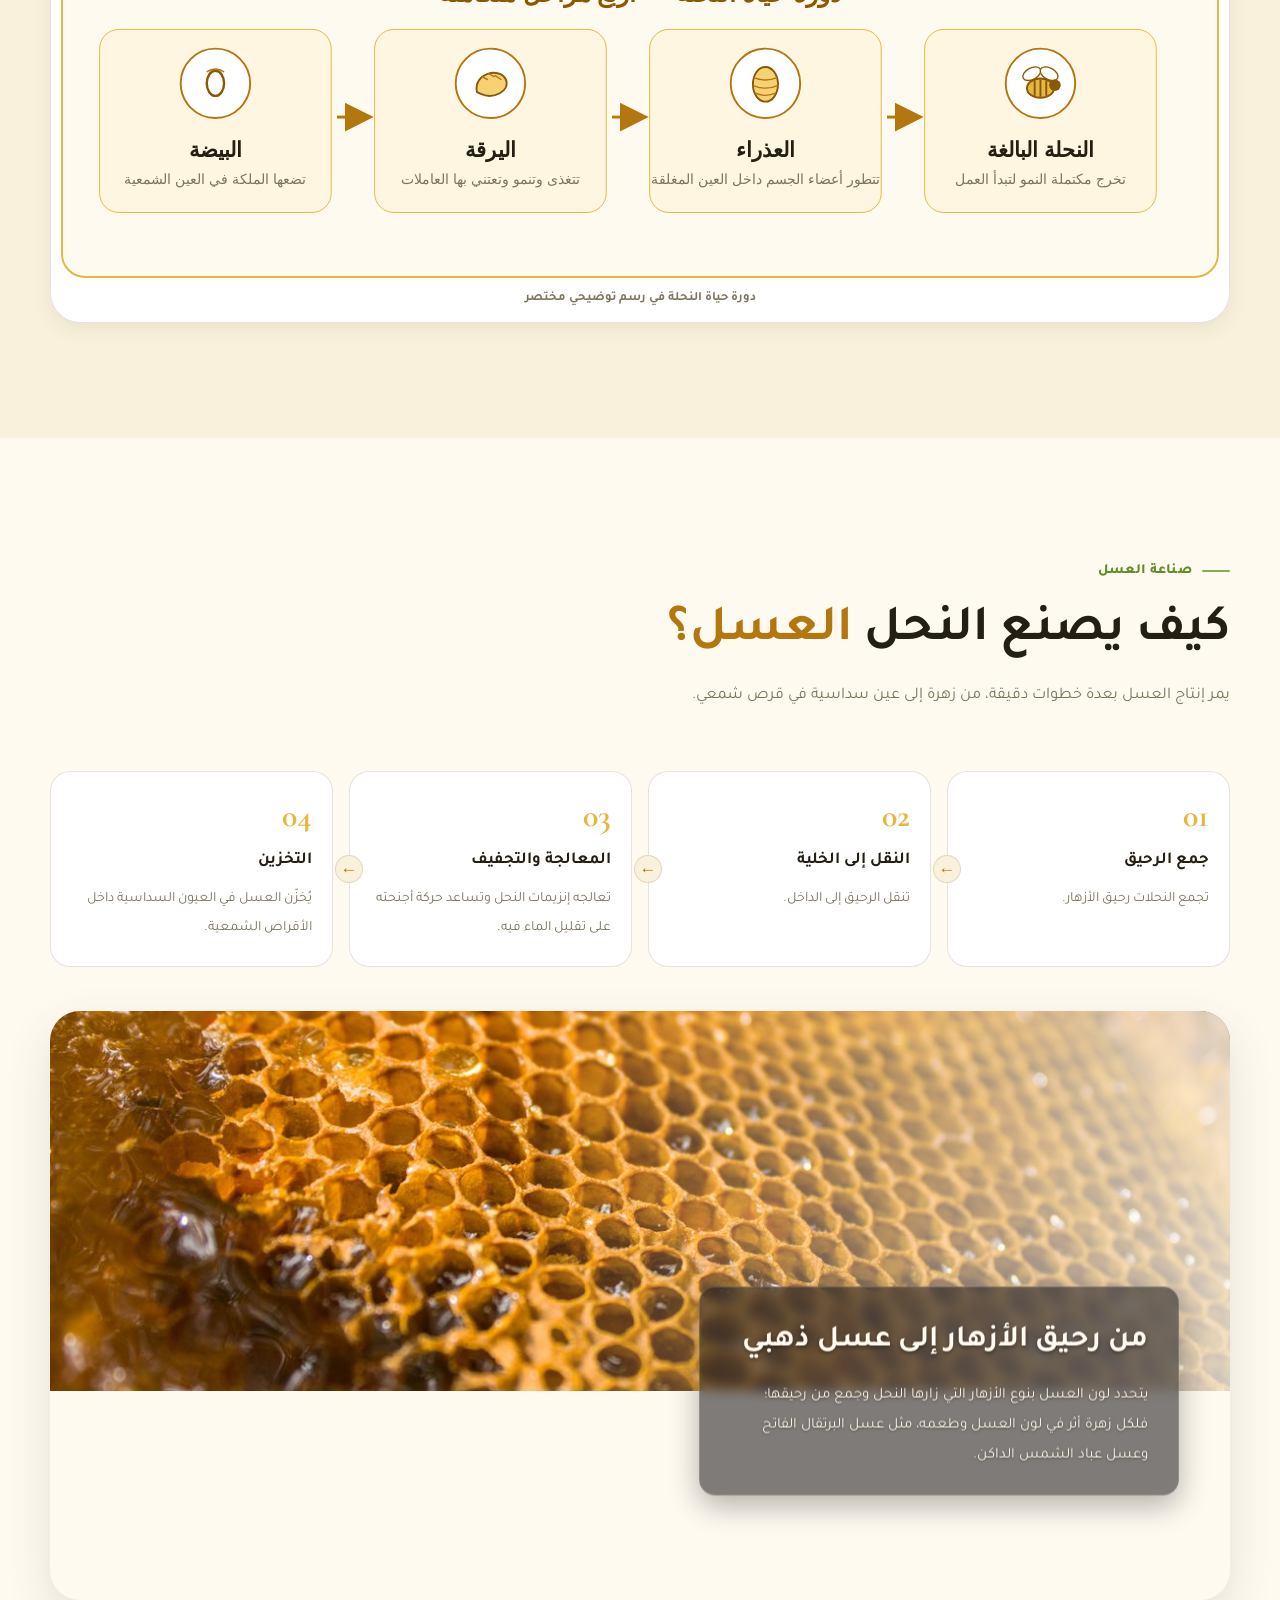
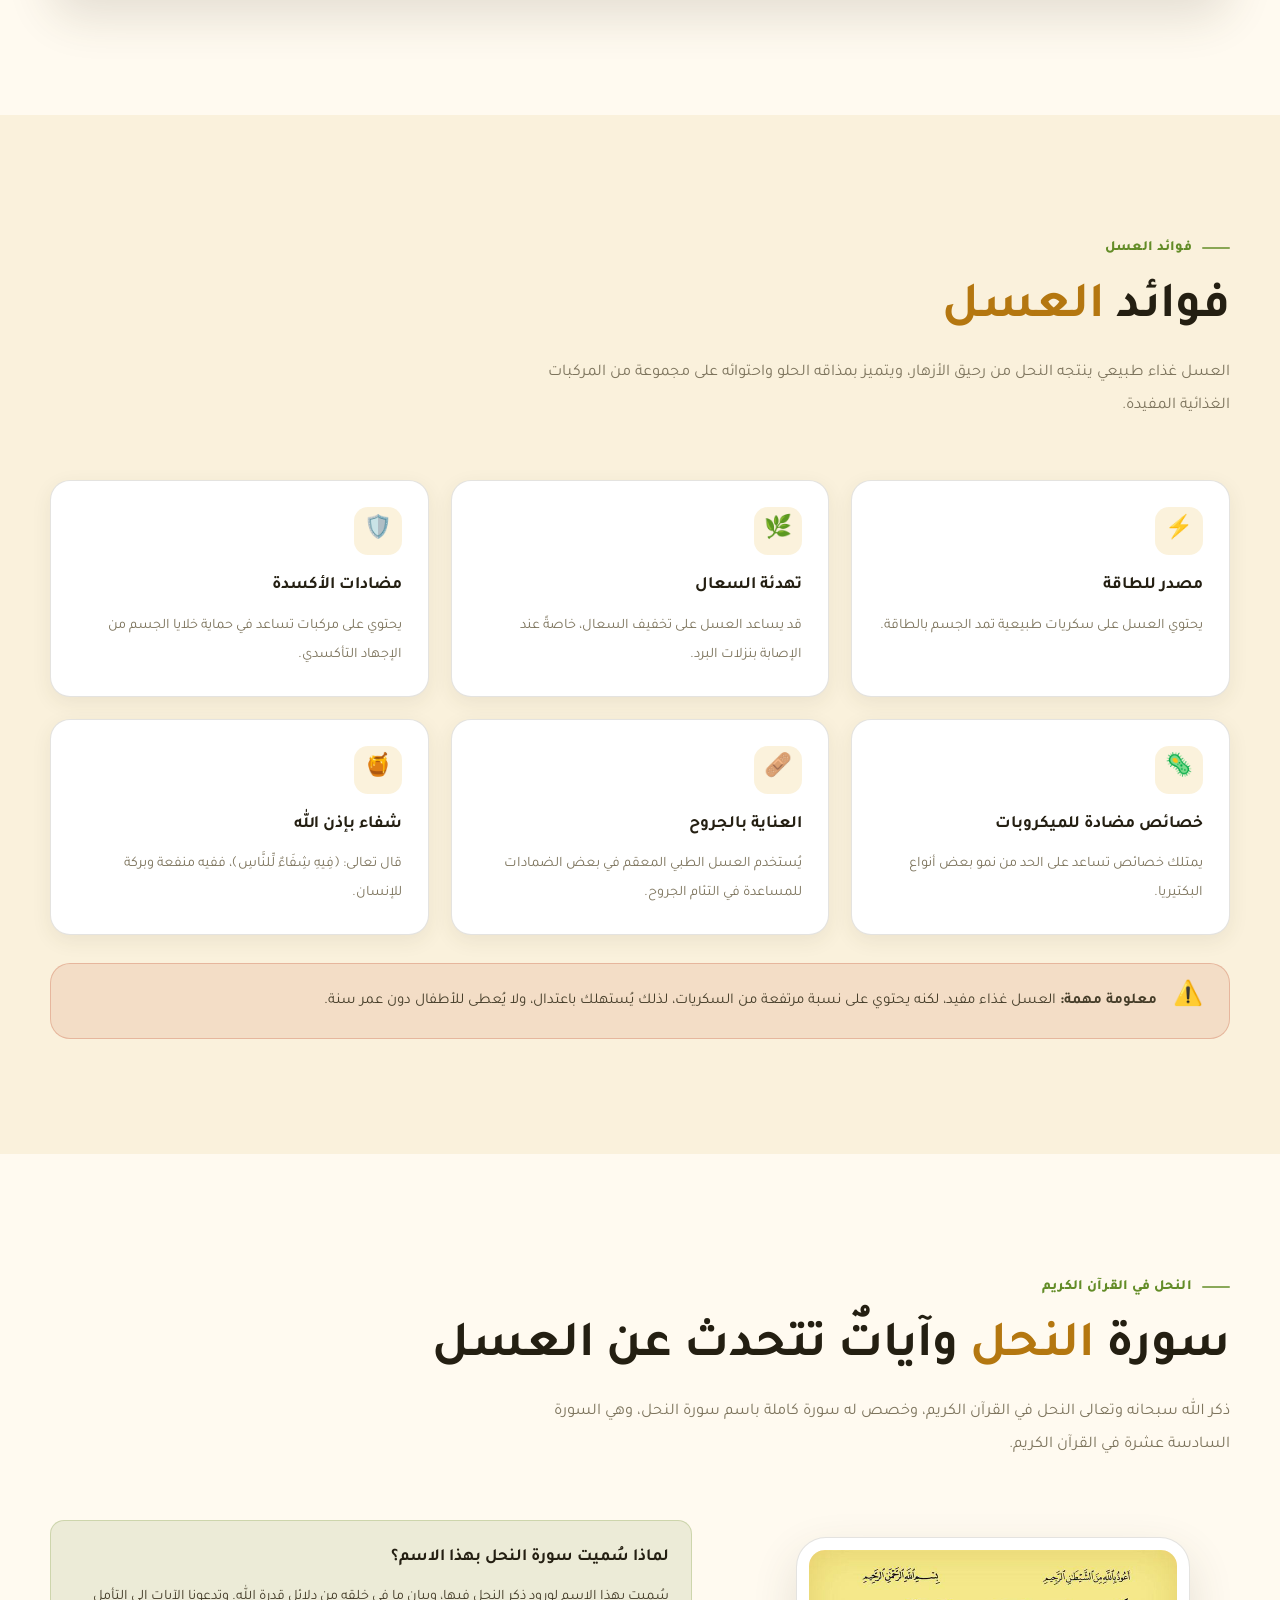
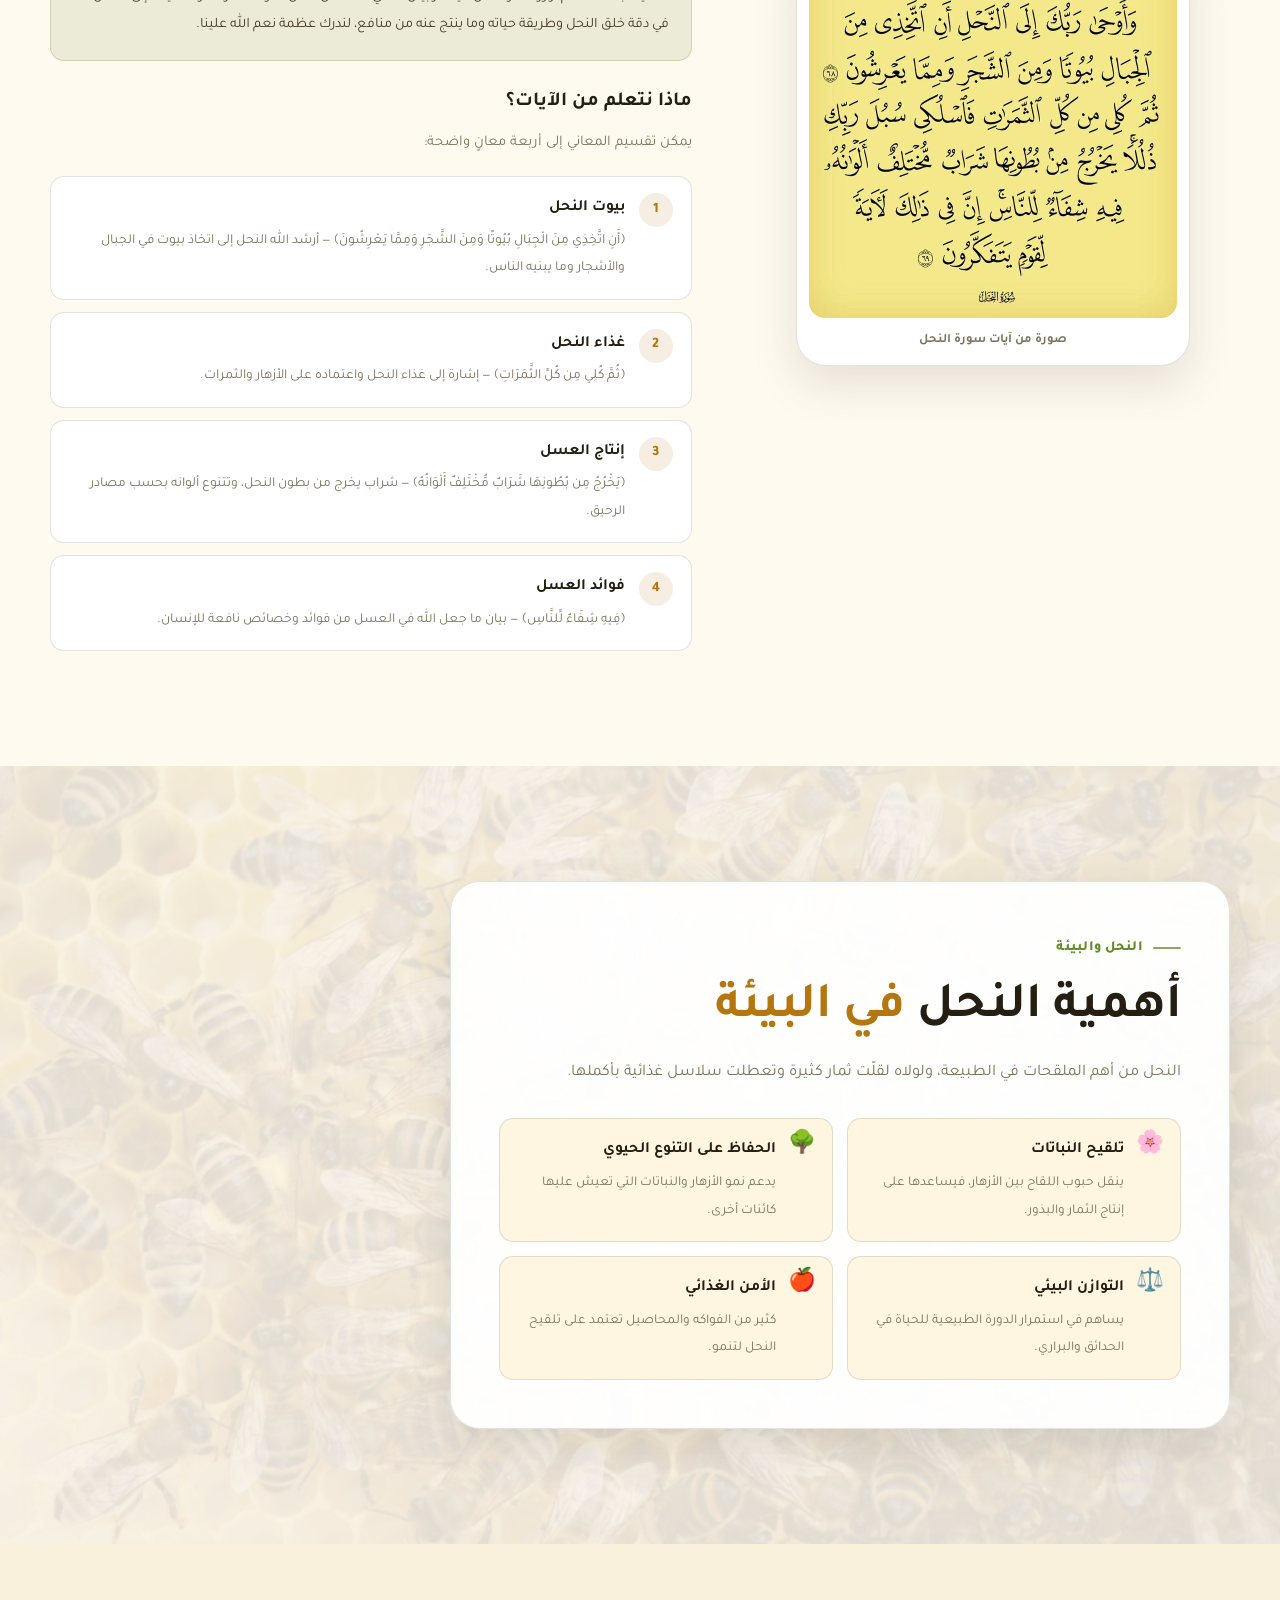
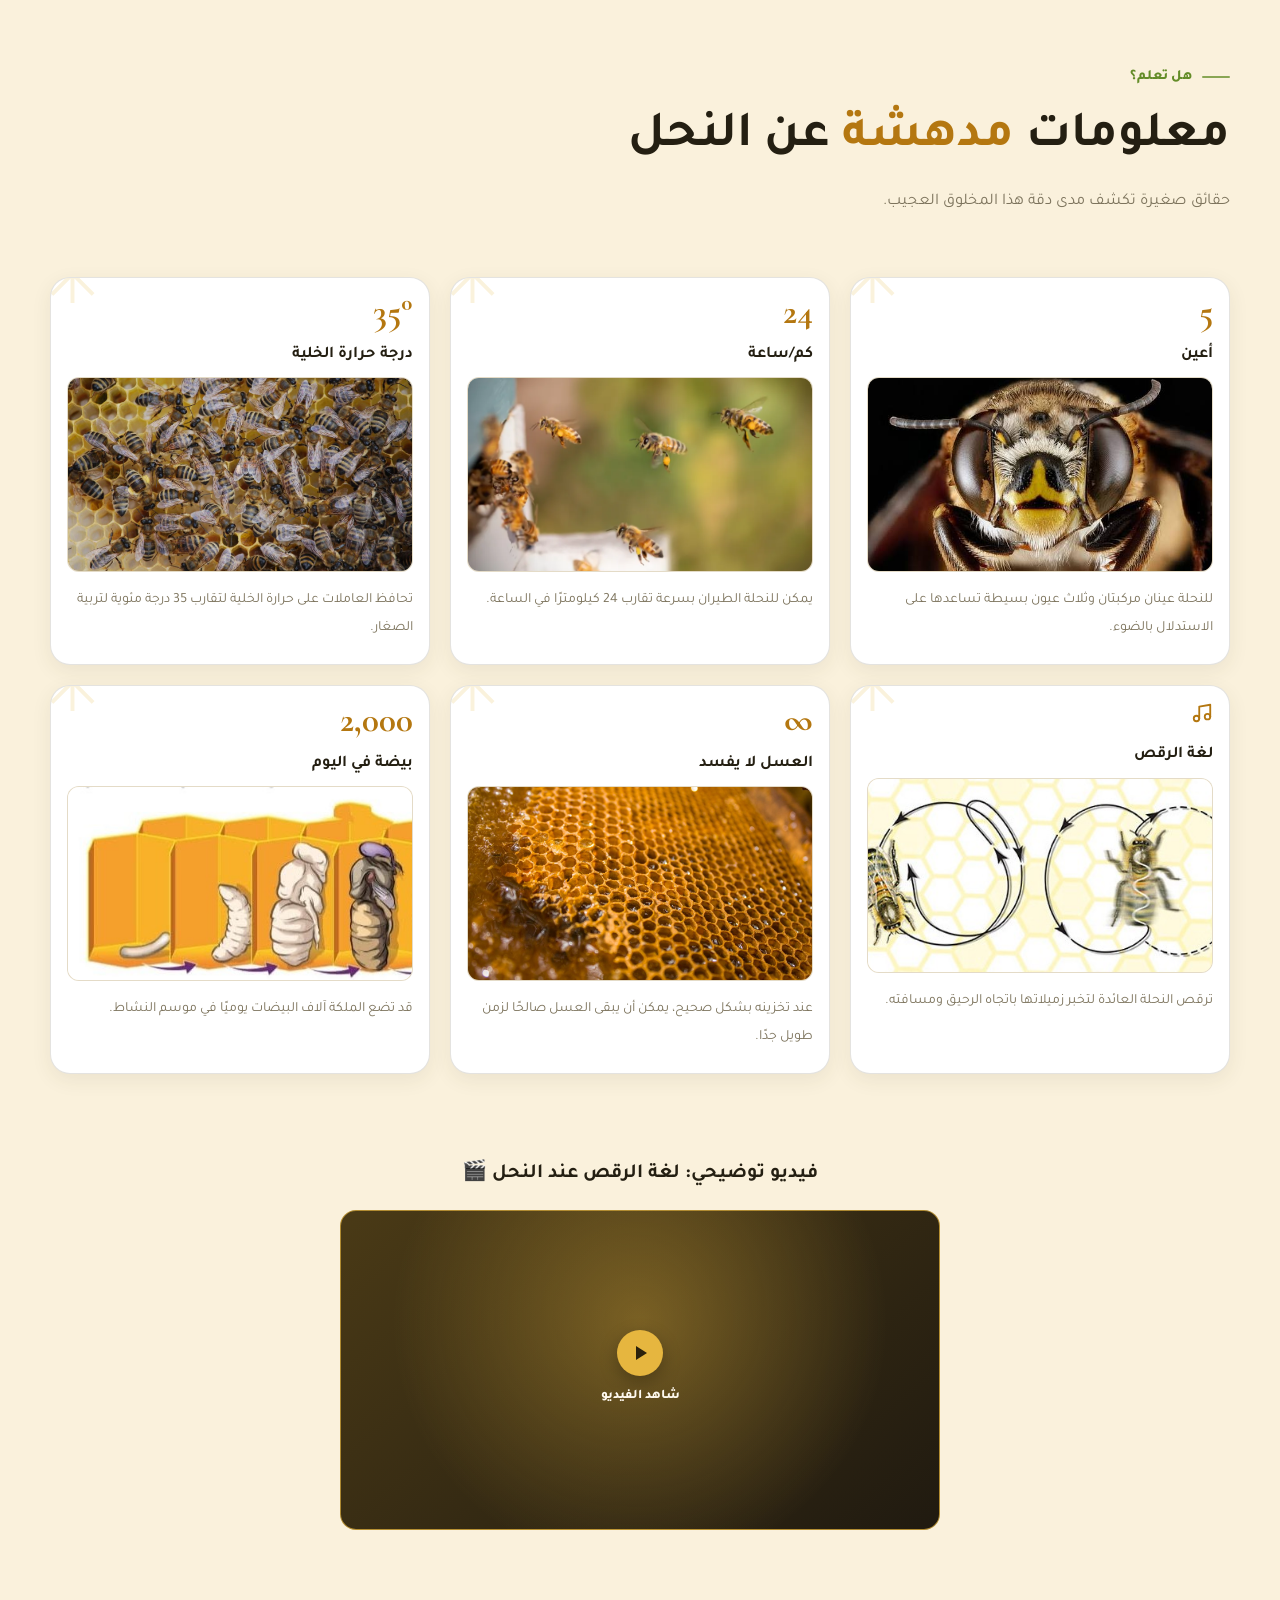
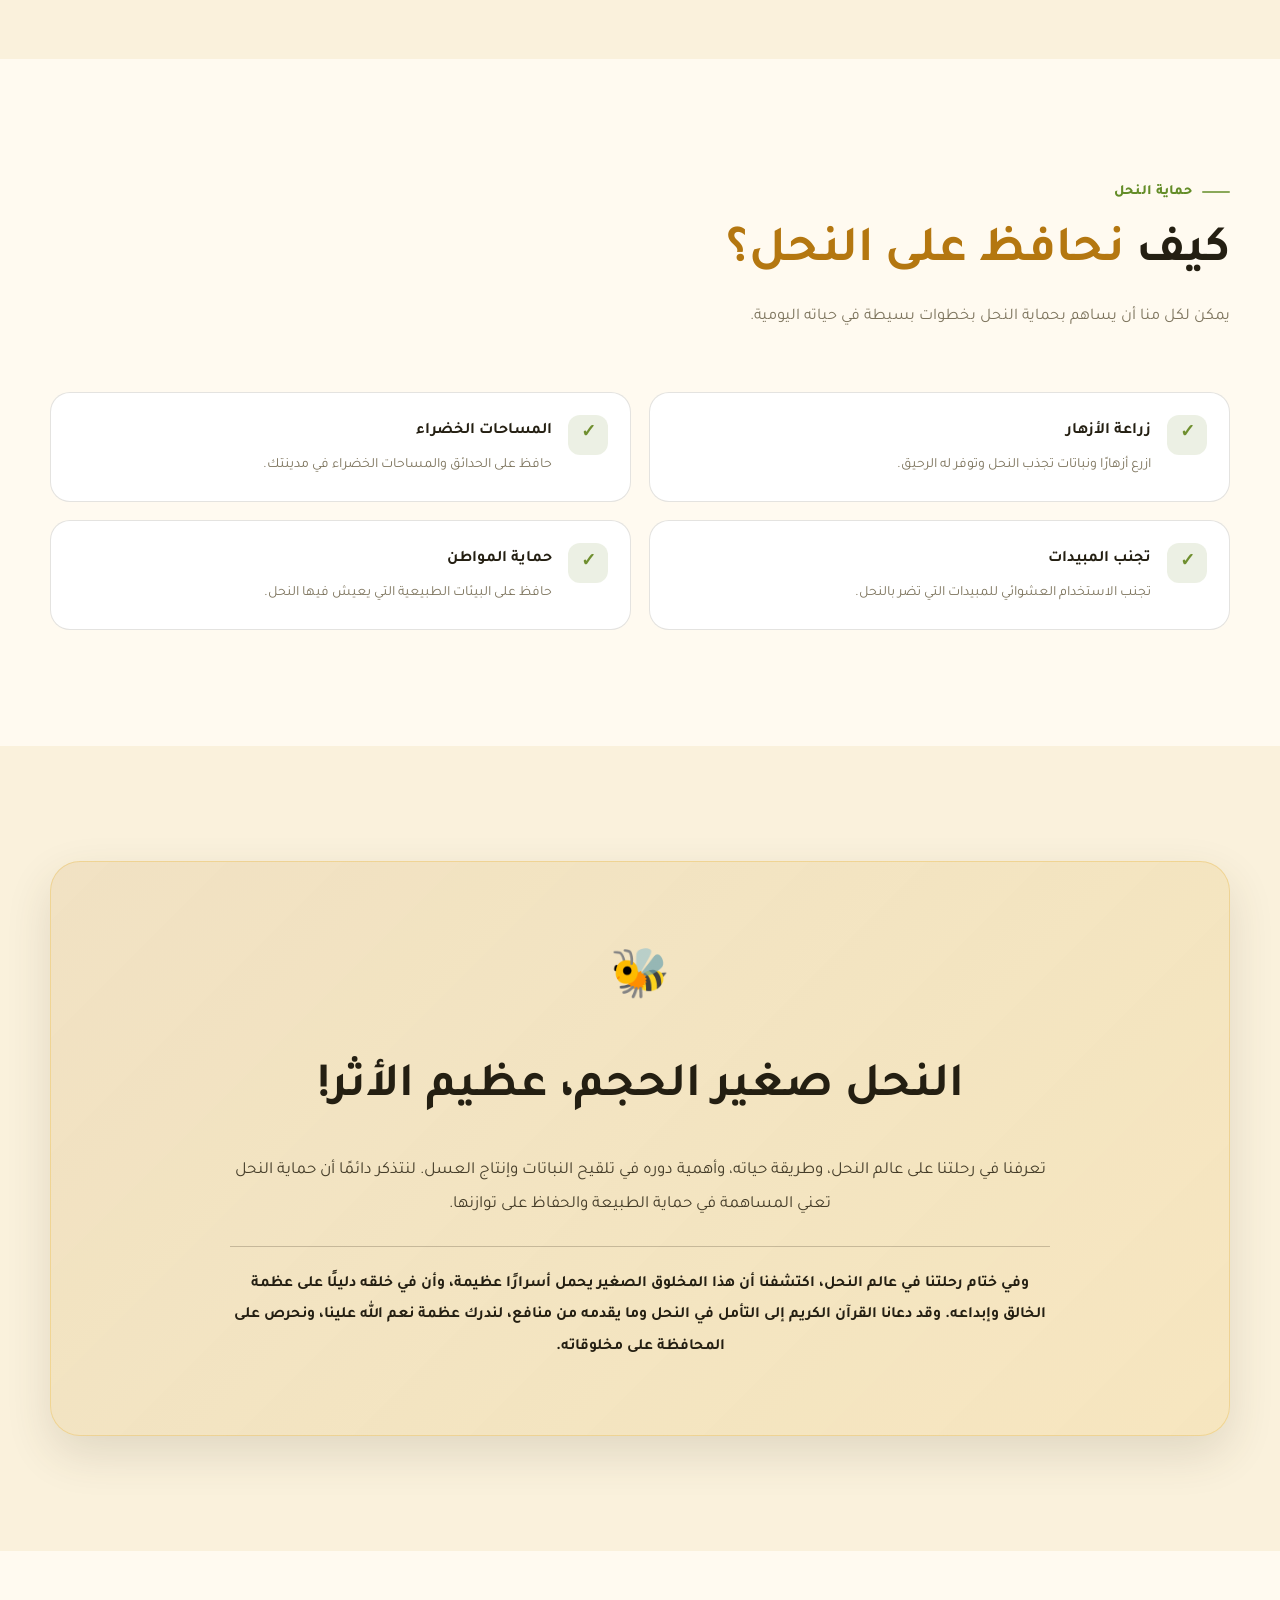
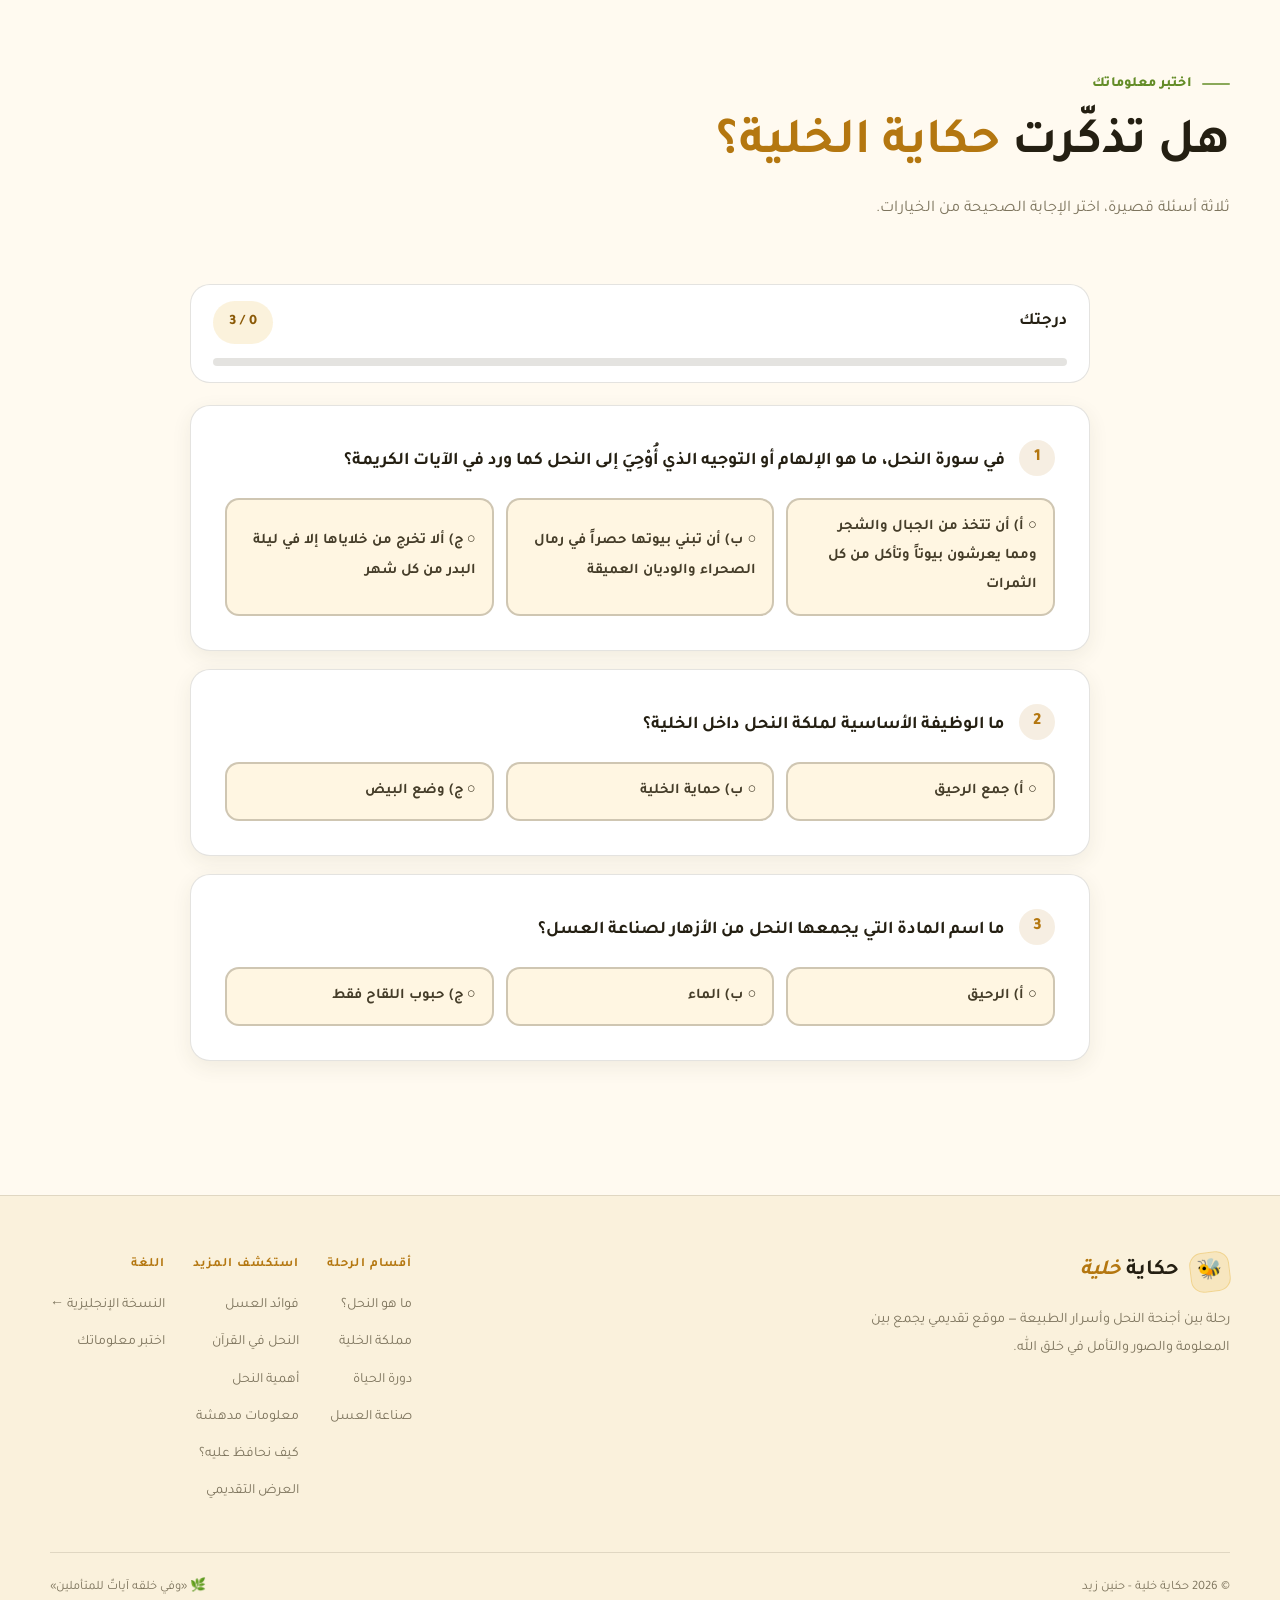
<file: site.html>
<!DOCTYPE html>
<html lang="ar" dir="rtl">
<head>
  <meta charset="UTF-8">
  <meta name="viewport" content="width=device-width, initial-scale=1.0">
  <meta name="description" content="حكاية خلية — رحلة بين أجنحة النحل وأسرار الطبيعة. تعرف على النحل، مملكته، دورة حياته، صناعة العسل، فوائده، ومكانته في القرآن الكريم.">
  <meta name="theme-color" content="#fffaf0">
  <meta property="image" content="assets/img/logo.jpg">
  <meta property="og:image" content="assets/img/logo.jpg">
  <title>حكاية خلية | حنين زيد</title>

  <link rel="preconnect" href="https://fonts.googleapis.com">
  <link rel="preconnect" href="https://fonts.gstatic.com" crossorigin>
  <link href="https://fonts.googleapis.com/css2?family=Amiri:wght@400;700&family=Cormorant+Garamond:ital,wght@0,600;0,700;1,600&family=Inter:wght@400;500;600;700;800&family=Tajawal:wght@400;500;700;800&display=swap" rel="stylesheet">
  <link rel="stylesheet" href="assets/css/style.css">
  <link rel="icon" type="image/png" href="assets/img/logo.jpg">

  <script>
    (function () {
      try {
        var saved = localStorage.getItem('bee-story-theme-v2');
        localStorage.removeItem('bee-story-theme');
        document.documentElement.dataset.theme = saved === 'dark' ? 'dark' : 'light';
      } catch (e) {
        document.documentElement.dataset.theme = 'light';
      }
    })();
  </script>
</head>
<body>

  <!-- ============ Header ============ -->
  <header class="site-header">
    <div class="container header-inner">
      <a class="brand" href="#hero" aria-label="حكاية خلية — الصفحة الرئيسية">
        <span class="brand-mark" aria-hidden="true">🐝</span>
        <span class="brand-name">حكاية <em>خلية</em></span>
      </a>

      <nav class="nav" id="primary-nav" aria-label="القائمة الرئيسية">
        <a href="#hero">الرئيسية</a>
        <a href="#about">التعريف بالنحل</a>
        <a href="#colony">مملكة الخلية</a>
        <a href="#lifecycle">دورة الحياة</a>
        <a href="#honey">صناعة العسل</a>
        <a href="#quran">النحل في القرآن</a>
        <a href="#quiz">اختبر معلوماتك</a>
      </nav>

      <div class="header-actions">
        <a class="lang-switch" href="en.html" hreflang="en" aria-label="التبديل إلى النسخة الإنجليزية">
          الإنجليزية
          <svg viewBox="0 0 24 24" fill="none" stroke="currentColor" stroke-width="2" stroke-linecap="round" stroke-linejoin="round" aria-hidden="true">
            <path d="M5 12h14M13 6l6 6-6 6"/>
          </svg>
        </a>
        <button class="icon-btn" id="theme-toggle" type="button"
                aria-label="تفعيل الوضع الليلي" aria-pressed="false"
                data-label-light="تفعيل الوضع النهاري" data-label-dark="تفعيل الوضع الليلي">
          <svg class="icon-moon" viewBox="0 0 24 24" fill="none" stroke="currentColor" stroke-width="1.8" stroke-linecap="round" stroke-linejoin="round" aria-hidden="true">
            <path d="M20.5 14.4A8.6 8.6 0 0 1 9.6 3.5a8.6 8.6 0 1 0 10.9 10.9Z"/>
          </svg>
          <svg class="icon-sun" viewBox="0 0 24 24" fill="none" stroke="currentColor" stroke-width="1.8" stroke-linecap="round" stroke-linejoin="round" aria-hidden="true">
            <circle cx="12" cy="12" r="4"/><path d="M12 2v2M12 20v2M4.9 4.9l1.4 1.4M17.7 17.7l1.4-1.4M2 12h2M20 12h2M4.9 19.1l1.4-1.4M17.7 6.3l1.4-1.4"/>
          </svg>
        </button>
        <button class="icon-btn menu-toggle" id="menu-toggle" type="button" aria-label="فتح القائمة" aria-expanded="false" aria-controls="primary-nav">
          <svg viewBox="0 0 24 24" fill="none" stroke="currentColor" stroke-width="1.9" stroke-linecap="round" aria-hidden="true">
            <path d="M4 7h16M4 12h16M4 17h16"/>
          </svg>
        </button>
      </div>
    </div>
  </header>

  <main>
    <!-- ============ 1. Hero ============ -->
    <section class="hero" id="hero">
      <div class="container hero-grid">
        <div class="hero-copy reveal">
          <span class="eyebrow">حكاية خلية <span class="bee-dot">✦</span> عالم النحل</span>

          <h1 class="hero-title">
            حكاية خلية
            <span class="accent-text">«رحلة بين أجنحة النحل وأسرار الطبيعة»</span>
          </h1>

          <p class="hero-lead">النحل من الكائنات الصغيرة التي تلعب دورًا كبيرًا في الطبيعة</p>
          <p>فهو لا ينتج العسل فحسب، بل يساعد النباتات على التكاثر ويحافظ على التوازن البيئي. هيا نكتشف معًا أسرار هذا العالم المدهش!</p>

          <div class="hero-actions">
            <a class="btn btn--primary" href="#about">
              ابدأ الرحلة
              <svg viewBox="0 0 24 24" fill="none" stroke="currentColor" stroke-width="2" stroke-linecap="round" stroke-linejoin="round" aria-hidden="true"><path d="M5 12h14M13 6l6 6-6 6"/></svg>
            </a>
            <a class="btn btn--ghost" href="#quiz">اختبر معلوماتك</a>
          </div>
        </div>

        <div class="hero-art reveal" aria-label="صور من عالم النحل وأقراص العسل">
          <div class="hero-float hero-float--one">
            <img src="assets/img/honey-flow.jpg" alt="خلية نحل وأقراص العسل" loading="lazy">
          </div>
          <div class="hero-float hero-float--two">
            <img src="assets/img/bees.jpg" alt="نحل على أطراف خلية" loading="lazy">
          </div>
        </div>
      </div>

      <div class="container">
        <div class="stacked-intro reveal">
          <div class="stats-tab">
            <strong>+٢٠ ألف</strong>
            <span>نوع من النحل في مختلف أنحاء العالم</span>
          </div>
          <div class="intro-banner">
            <p><strong>حكاية خلية...</strong> رحلة قصيرة في عالم مخلوق صغير يحمل أسرارًا عظيمة، من لحظة خروجه من البيضة إلى صناعة العسل، ومن دوره في تلقيح الأزهار إلى ما ذكره القرآن الكريم في خلقه.</p>
          </div>
        </div>
      </div>
    </section>

    <!-- ============ 2. What are bees? ============ -->
    <section class="section section--tint" id="about">
      <div class="container split">
        <div class="split-visual reveal">
          <div class="image-card image-card--wide">
            <img src="assets/img/bee-hero.jpg" alt="نحلة بين الأزهار تجمع حبوب اللقاح" loading="lazy" width="3840" height="2263">
          </div>
        </div>
        <div class="split-copy reveal">
          <span class="eyebrow">التعريف بالنحل</span>
          <h2 class="section-title">ما هو النحل؟</h2>
          <p class="section-lead">النحل حشرات طائرة تنتمي إلى رتبة غشائيات الأجنحة، ويتميز بجسمه الصغير وأجنحته ووجود شعيرات تساعد بعض أنواعه على جمع حبوب اللقاح.</p>
          <ul class="check-list">
            <li>يعيش كثير من أنواع النحل في مجموعات.</li>
            <li>يتغذى على رحيق الأزهار وحبوب اللقاح.</li>
            <li>يساعد في تلقيح النباتات.</li>
            <li>ينتشر في بيئات مختلفة حول العالم.</li>
          </ul>
        </div>
      </div>
    </section>

    <!-- ============ 3. Colony ============ -->
    <section class="section" id="colony">
      <div class="container">
        <div class="section-head reveal">
          <span class="eyebrow">أنواع النحل</span>
          <h2 class="section-title">مملكة الخلية <span class="accent-text">وأنواع النحل</span></h2>
          <p class="section-lead">تتكون مستعمرة نحل العسل من ثلاثة أنواع رئيسية، لكل منها دور واضح في حياة الخلية.</p>
        </div>

        <div class="card-grid card-grid--3">
          <article class="role-card role-card--queen reveal">
            <div class="role-icon" aria-hidden="true">👑</div>
            <h3>الملكة</h3>
            <ul>
              <li>الأنثى الأساسية المسؤولة عن وضع البيض.</li>
              <li>توجد عادة ملكة واحدة في المستعمرة.</li>
            </ul>
          </article>

          <article class="role-card role-card--worker reveal">
            <div class="role-icon" aria-hidden="true">🐝</div>
            <h3>العاملات</h3>
            <ul>
              <li>إناث تجمع الرحيق وحبوب اللقاح.</li>
              <li>تنظف الخلية وتعتني بالصغار.</li>
              <li>تساعد في حماية المستعمرة.</li>
            </ul>
          </article>

          <article class="role-card role-card--drone reveal">
            <div class="role-icon" aria-hidden="true">🛡️</div>
            <h3>الذكور</h3>
            <ul>
              <li>وظيفتها الأساسية التزاوج مع الملكة.</li>
              <li>تختلف عن الشغالات في الشكل والوظيفة.</li>
            </ul>
          </article>
        </div>
      </div>
    </section>

    <!-- ============ 4. Life cycle ============ -->
    <section class="section section--tint" id="lifecycle">
      <div class="container">
        <div class="section-head reveal">
          <span class="eyebrow">دورة حياة النحلة</span>
          <h2 class="section-title">من بيضة إلى نحلة <span class="accent-text">بالغة</span></h2>
          <p class="section-lead">تمر النحلة بأربع مراحل أساسية خلال نموها، تتكامل في كل منها أعضاء جسمها.</p>
        </div>

        <div class="timeline">
          <article class="step reveal">
            <div class="step-num" aria-hidden="true">🥚</div>
            <h3>البيضة</h3>
            <p>تبدأ حياة النحلة داخل البيضة التي تضعها الملكة في العيون الشمعية.</p>
          </article>
          <article class="step reveal">
            <div class="step-num" aria-hidden="true">🐛</div>
            <h3>اليرقة</h3>
            <p>تخرج اليرقة وتتغذى وتنمو، وتعتني بها العاملات طوال هذه المرحلة.</p>
          </article>
          <article class="step reveal">
            <div class="step-num" aria-hidden="true">🕸️</div>
            <h3>العذراء</h3>
            <p>تبدأ أعضاء جسم النحلة بالنمو والتطور داخل العين الشمعي المغلق.</p>
          </article>
          <article class="step reveal">
            <div class="step-num" aria-hidden="true">🐝</div>
            <h3>النحلة البالغة</h3>
            <p>تخرج نحلة مكتملة النمو لتبدأ العمل داخل الخلية وخارجها.</p>
          </article>
        </div>

        <figure class="lifecycle-figure reveal">
          <img src="assets/img/bee-life-cycle.svg" alt="مخطط يوضح دورة حياة النحلة في أربع مراحل: البيضة، اليرقة، العذراء، النحلة البالغة" loading="lazy" width="1200" height="330">
          <figcaption>دورة حياة النحلة في رسم توضيحي مختصر</figcaption>
        </figure>
      </div>
    </section>

    <!-- ============ 5. How bees make honey ============ -->
    <section class="section" id="honey">
      <div class="container">
        <div class="section-head reveal">
          <span class="eyebrow">صناعة العسل</span>
          <h2 class="section-title">كيف يصنع النحل <span class="accent-text">العسل؟</span></h2>
          <p class="section-lead">يمر إنتاج العسل بعدة خطوات دقيقة، من زهرة إلى عين سداسية في قرص شمعي.</p>
        </div>

        <div class="process">
          <article class="process-item reveal">
            <h3>جمع الرحيق</h3>
            <p>تجمع النحلات رحيق الأزهار.</p>
          </article>
          <article class="process-item reveal">
            <h3>النقل إلى الخلية</h3>
            <p>تنقل الرحيق إلى الداخل.</p>
          </article>
          <article class="process-item reveal">
            <h3>المعالجة والتجفيف</h3>
            <p>تعالجه إنزيمات النحل وتساعد حركة أجنحته على تقليل الماء فيه.</p>
          </article>
          <article class="process-item reveal">
            <h3>التخزين</h3>
            <p>يُخزّن العسل في العيون السداسية داخل الأقراص الشمعية.</p>
          </article>
        </div>

        <div class="banner-image reveal">
          <img src="assets/img/honey-flow.jpg" alt="أقراص العسل الشمعية في الخلية" loading="lazy" width="1200" height="675">
          <div class="banner-caption">
            <h3>من رحيق الأزهار إلى عسل ذهبي</h3>
            <p>يتحدد لون العسل بنوع الأزهار التي زارها النحل وجمع من رحيقها؛ فلكل زهرة أثر في لون العسل وطعمه، مثل عسل البرتقال الفاتح وعسل عباد الشمس الداكن.</p>
          </div>
        </div>
      </div>
    </section>

    <!-- ============ 6. Benefits of honey ============ -->
    <section class="section section--tint" id="benefits">
      <div class="container">
        <div class="section-head reveal">
          <span class="eyebrow">فوائد العسل</span>
          <h2 class="section-title">فوائد <span class="accent-text">العسل</span></h2>
          <p class="section-lead">العسل غذاء طبيعي ينتجه النحل من رحيق الأزهار، ويتميز بمذاقه الحلو واحتوائه على مجموعة من المركبات الغذائية المفيدة.</p>
        </div>

        <div class="card-grid card-grid--benefits">
          <article class="benefit-card reveal">
            <div class="benefit-icon" aria-hidden="true">⚡</div>
            <h3>مصدر للطاقة</h3>
            <p>يحتوي العسل على سكريات طبيعية تمد الجسم بالطاقة.</p>
          </article>
          <article class="benefit-card reveal">
            <div class="benefit-icon" aria-hidden="true">🌿</div>
            <h3>تهدئة السعال</h3>
            <p>قد يساعد العسل على تخفيف السعال، خاصةً عند الإصابة بنزلات البرد.</p>
          </article>
          <article class="benefit-card reveal">
            <div class="benefit-icon" aria-hidden="true">🛡️</div>
            <h3>مضادات الأكسدة</h3>
            <p>يحتوي على مركبات تساعد في حماية خلايا الجسم من الإجهاد التأكسدي.</p>
          </article>
          <article class="benefit-card reveal">
            <div class="benefit-icon" aria-hidden="true">🦠</div>
            <h3>خصائص مضادة للميكروبات</h3>
            <p>يمتلك خصائص تساعد على الحد من نمو بعض أنواع البكتيريا.</p>
          </article>
          <article class="benefit-card reveal">
            <div class="benefit-icon" aria-hidden="true">🩹</div>
            <h3>العناية بالجروح</h3>
            <p>يُستخدم العسل الطبي المعقم في بعض الضمادات للمساعدة في التئام الجروح.</p>
          </article>
          <article class="benefit-card reveal">
            <div class="benefit-icon" aria-hidden="true">🍯</div>
            <h3>شفاء بإذن الله</h3>
            <p>قال تعالى: ﴿فِيهِ شِفَاءٌ لِّلنَّاسِ﴾، ففيه منفعة وبركة للإنسان.</p>
          </article>
        </div>

        <div class="note-box reveal">
          <span class="note-icon" aria-hidden="true">⚠️</span>
          <p><strong>معلومة مهمة:</strong> العسل غذاء مفيد، لكنه يحتوي على نسبة مرتفعة من السكريات، لذلك يُستهلك باعتدال، ولا يُعطى للأطفال دون عمر سنة.</p>
        </div>
      </div>
    </section>

    <!-- ============ 7. Bees in the Quran ============ -->
    <section class="section" id="quran">
      <div class="container">
        <div class="section-head reveal">
          <span class="eyebrow">النحل في القرآن الكريم</span>
          <h2 class="section-title">سورة <span class="accent-text">النحل</span> وآياتٌ تتحدث عن العسل</h2>
          <p class="section-lead">ذكر الله سبحانه وتعالى النحل في القرآن الكريم، وخصص له سورة كاملة باسم سورة النحل، وهي السورة السادسة عشرة في القرآن الكريم.</p>
        </div>

        <div class="quran-layout">
          <figure class="quran-image reveal">
            <img src="assets/img/surah-al-nahl.jpg" alt="صورة من آيات سورة النحل في القرآن الكريم" loading="lazy" width="736" height="736">
            <figcaption>صورة من آيات سورة النحل</figcaption>
          </figure>

          <div class="reveal">
            <div class="quran-extra">
              <h4>لماذا سُميت سورة النحل بهذا الاسم؟</h4>
              <p>سُميت بهذا الاسم لورود ذكر النحل فيها، وبيان ما في خلقه من دلائل قدرة الله. وتدعونا الآيات إلى التأمل في دقة خلق النحل وطريقة حياته وما ينتج عنه من منافع، لندرك عظمة نعم الله علينا.</p>
            </div>

            <h3 style="margin:0 0 6px; color:var(--text-strong);">ماذا نتعلم من الآيات؟</h3>
            <p style="margin:0 0 18px; color:var(--muted); font-size:0.92rem;">يمكن تقسيم المعاني إلى أربعة معانٍ واضحة:</p>

            <div class="quran-meanings">
              <div class="meaning">
                <span class="meaning-num">1</span>
                <div><h4>بيوت النحل</h4><p>﴿أَنِ اتَّخِذِي مِنَ الْجِبَالِ بُيُوتًا وَمِنَ الشَّجَرِ وَمِمَّا يَعْرِشُونَ﴾ — أرشد الله النحل إلى اتخاذ بيوت في الجبال والأشجار وما يبنيه الناس.</p></div>
              </div>
              <div class="meaning">
                <span class="meaning-num">2</span>
                <div><h4>غذاء النحل</h4><p>﴿ثُمَّ كُلِي مِن كُلِّ الثَّمَرَاتِ﴾ — إشارة إلى غذاء النحل واعتماده على الأزهار والثمرات.</p></div>
              </div>
              <div class="meaning">
                <span class="meaning-num">3</span>
                <div><h4>إنتاج العسل</h4><p>﴿يَخْرُجُ مِن بُطُونِهَا شَرَابٌ مُّخْتَلِفٌ أَلْوَانُهُ﴾ — شراب يخرج من بطون النحل، وتتنوع ألوانه بحسب مصادر الرحيق.</p></div>
              </div>
              <div class="meaning">
                <span class="meaning-num">4</span>
                <div><h4>فوائد العسل</h4><p>﴿فِيهِ شِفَاءٌ لِّلنَّاسِ﴾ — بيان ما جعل الله في العسل من فوائد وخصائص نافعة للإنسان.</p></div>
              </div>
            </div>
          </div>
        </div>
      </div>
    </section>

    <!-- ============ 8. Importance in the environment ============ -->
    <section class="section env-section" id="environment">
      <div class="container">
        <div class="env-panel reveal">
          <span class="eyebrow">النحل والبيئة</span>
          <h2 class="section-title">أهمية النحل <span class="accent-text">في البيئة</span></h2>
          <p class="section-lead">النحل من أهم الملقحات في الطبيعة، ولولاه لقلّت ثمار كثيرة وتعطلت سلاسل غذائية بأكملها.</p>
          <div class="env-grid">
            <div class="env-item"><span aria-hidden="true">🌸</span><div><h4>تلقيح النباتات</h4><p>ينقل حبوب اللقاح بين الأزهار، فيساعدها على إنتاج الثمار والبذور.</p></div></div>
            <div class="env-item"><span aria-hidden="true">🌳</span><div><h4>الحفاظ على التنوع الحيوي</h4><p>يدعم نمو الأزهار والنباتات التي تعيش عليها كائنات أخرى.</p></div></div>
            <div class="env-item"><span aria-hidden="true">⚖️</span><div><h4>التوازن البيئي</h4><p>يساهم في استمرار الدورة الطبيعية للحياة في الحدائق والبراري.</p></div></div>
            <div class="env-item"><span aria-hidden="true">🍎</span><div><h4>الأمن الغذائي</h4><p>كثير من الفواكه والمحاصيل تعتمد على تلقيح النحل لتنمو.</p></div></div>
          </div>
        </div>
      </div>
    </section>

    <!-- ============ 9. Amazing facts ============ -->
    <section class="section section--tint" id="facts">
      <div class="container">
        <div class="section-head reveal">
          <span class="eyebrow">هل تعلم؟</span>
          <h2 class="section-title">معلومات <span class="accent-text">مدهشة</span> عن النحل</h2>
          <p class="section-lead">حقائق صغيرة تكشف مدى دقة هذا المخلوق العجيب.</p>
        </div>

        <div class="fact-grid">
          <article class="fact-card reveal">
            <span class="fact-number">5</span>
            <h3>أعين</h3>
            <div class="fact-media"><img src="assets/img/bee-eyes.jpe" alt="نحلة عن قرب تُظهر عينيها" loading="lazy"></div>
            <p>للنحلة عينان مركبتان وثلاث عيون بسيطة تساعدها على الاستدلال بالضوء.</p>
          </article>
          <article class="fact-card reveal">
            <span class="fact-number">24</span>      
            <h3>كم/ساعة</h3>
            <div class="fact-media"><img src="assets/img/bee-fly.webp" alt="نحل في طريقه بين الأزهار" loading="lazy"></div>
            <p>يمكن للنحلة الطيران بسرعة تقارب 24 كيلومترًا في الساعة.</p>
          </article>
          <article class="fact-card reveal">
            <span class="fact-number">35°</span>
            <h3>درجة حرارة الخلية</h3>
            <div class="fact-media"><img src="assets/img/bees.jpg" alt="نحل على أقراص الخلية" loading="lazy"></div>
            <p>تحافظ العاملات على حرارة الخلية لتقارب 35 درجة مئوية لتربية الصغار.</p>
          </article>
          <article class="fact-card fact-card--video reveal">
              <svg width="22" height="22" viewBox="0 0 24 24" fill="none" stroke="currentColor" stroke-width="2" stroke-linecap="round" stroke-linejoin="round" aria-hidden="true" style="color: var(--accent);">
                <path d="M9 18V5l12-2v13"></path>
                <circle cx="6" cy="18" r="3"></circle>
                <circle cx="18" cy="16" r="3"></circle>
              </svg> 
            <h3>لغة الرقص</h3>
            <div class="fact-media"><img src="assets/img/dance.jpg" alt=" نحلة تؤدي رقصة الاهتزاز على قرص العسل " loading="lazy"></div>
            <p>ترقص النحلة العائدة لتخبر زميلاتها باتجاه الرحيق ومسافته.</p>
          </article>
          <article class="fact-card reveal">
            <span class="fact-number">∞</span>
            <h3>العسل لا يفسد</h3>
            <div class="fact-media"><img src="assets/img/honey-flow.jpg" alt="أقراص عسل شمعية في الخلية" loading="lazy"></div>
            <p>عند تخزينه بشكل صحيح، يمكن أن يبقى العسل صالحًا لزمن طويل جدًا.</p>
          </article>
          <article class="fact-card reveal">
            <span class="fact-number">2,000</span>
            <h3>بيضة في اليوم</h3>
            <div class="fact-media fact-media--life"><img src="assets/img/Bee-eggs.jpg" alt="بيضة النحلة داخل قرص شمعي" loading="lazy"></div>
            <p>قد تضع الملكة آلاف البيضات يوميًا في موسم النشاط.</p>
          </article>
          <div class="facts-video-section reveal" style="margin-top: 40px; text-align: center;">
            <h3 style="font-size: 1.25rem; color: var(--text-strong); margin-bottom: 16px; font-weight: 700;">فيديو توضيحي: لغة الرقص عند النحل 🎬</h3>
            <div class="fact-media fact-video-screen" style="max-width: 600px; margin-inline: auto; border-radius: 16px; overflow: hidden; height: 320px;">
              <a class="fact-video-link" href="https://youtube.com/shorts/xjQAeCDdneY?si=h9vBJmhgcwH2KQZ8" target="_blank" rel="noopener noreferrer" aria-label="شاهد فيديو لغة الرقص">
                <span class="fact-video-play" aria-hidden="true"></span>
                <span>شاهد الفيديو</span>
              </a>
            </div>
          </div>
      </div>
    </section>

    <!-- ============ 10. Protect the bees ============ -->
    <section class="section" id="protect">
      <div class="container">
        <div class="section-head reveal">
          <span class="eyebrow">حماية النحل</span>
          <h2 class="section-title">كيف <span class="accent-text">نحافظ على النحل؟</span></h2>
          <p class="section-lead">يمكن لكل منا أن يساهم بحماية النحل بخطوات بسيطة في حياته اليومية.</p>
        </div>

        <div class="tip-list">
          <article class="tip reveal"><span class="tip-check">✓</span><div><h3>زراعة الأزهار</h3><p>ازرع أزهارًا ونباتات تجذب النحل وتوفر له الرحيق.</p></div></article>
          <article class="tip reveal"><span class="tip-check">✓</span><div><h3>المساحات الخضراء</h3><p>حافظ على الحدائق والمساحات الخضراء في مدينتك.</p></div></article>
          <article class="tip reveal"><span class="tip-check">✓</span><div><h3>تجنب المبيدات</h3><p>تجنب الاستخدام العشوائي للمبيدات التي تضر بالنحل.</p></div></article>
          <article class="tip reveal"><span class="tip-check">✓</span><div><h3>حماية المواطن</h3><p>حافظ على البيئات الطبيعية التي يعيش فيها النحل.</p></div></article>
        </div>
      </div>
    </section>

    <!-- ============ 11. Conclusion ============ -->
    <section class="section section--tint" id="conclusion">
      <div class="container">
        <div class="conclusion reveal">
          <span class="bee-lg" aria-hidden="true">🐝</span>
          <h2>النحل صغير الحجم، عظيم الأثر!</h2>
          <p>تعرفنا في رحلتنا على عالم النحل، وطريقة حياته، وأهمية دوره في تلقيح النباتات وإنتاج العسل. لنتذكر دائمًا أن حماية النحل تعني المساهمة في حماية الطبيعة والحفاظ على توازنها.</p>
          <p class="closing-quote">وفي ختام رحلتنا في عالم النحل، اكتشفنا أن هذا المخلوق الصغير يحمل أسرارًا عظيمة، وأن في خلقه دليلًا على عظمة الخالق وإبداعه. وقد دعانا القرآن الكريم إلى التأمل في النحل وما يقدمه من منافع، لندرك عظمة نعم الله علينا، ونحرص على المحافظة على مخلوقاته.</p>
        </div>
      </div>
    </section>

    <!-- ============ Quiz ============ -->
    <section class="section" id="quiz">
      <div class="container">
        <div class="section-head reveal">
          <span class="eyebrow">اختبر معلوماتك</span>
          <h2 class="section-title">هل تذكّرت <span class="accent-text">حكاية الخلية؟</span></h2>
          <p class="section-lead">ثلاثة أسئلة قصيرة، اختر الإجابة الصحيحة من الخيارات.</p>
        </div>

        <div class="quiz-wrap reveal">
          <div class="quiz-progress">
            <strong>درجتك</strong>
            <span class="score-pill" id="quiz-score">0 / 3</span>
            <div class="progress-track"><div class="progress-fill" id="quiz-progress-fill"></div></div>
          </div>

          <div class="quiz-card"
               data-good="أحسنت! إجابتك صحيحة 🐝"
               data-bad="ليست الإجابة الصحيحة."
               data-answer="الإجابة الصحيحة: أ) أن تتخذ من الجبال والشجر ومما يعرشون بيوتاً وتأكل من كل الثمرات">
            <div class="quiz-question"><span class="q-index">1</span><h3>في سورة النحل، ما هو الإلهام أو التوجيه الذي أُوْحِيَ إلى النحل كما ورد في الآيات الكريمة؟</h3></div>
            <div class="options">
              <button class="q-option" type="button" data-correct="true">أ) أن تتخذ من الجبال والشجر ومما يعرشون بيوتاً وتأكل من كل الثمرات</button>
              <button class="q-option" type="button" data-correct="false">ب) أن تبني بيوتها حصراً في رمال الصحراء والوديان العميقة</button>
              <button class="q-option" type="button" data-correct="false">ج) ألا تخرج من خلاياها إلا في ليلة البدر من كل شهر</button>
            </div>
            <div class="q-feedback" role="status" aria-live="polite"></div>
          </div>

          <div class="quiz-card"
               data-good="ممتاز! الملكة تضع البيض 🐝"
               data-bad="ليست الإجابة الصحيحة."
               data-answer="الإجابة الصحيحة: ج) وضع البيض">
            <div class="quiz-question"><span class="q-index">2</span><h3>ما الوظيفة الأساسية لملكة النحل داخل الخلية؟</h3></div>
            <div class="options">
              <button class="q-option" type="button" data-correct="false">أ) جمع الرحيق</button>
              <button class="q-option" type="button" data-correct="false">ب) حماية الخلية</button>
              <button class="q-option" type="button" data-correct="true">ج) وضع البيض</button>
            </div>
            <div class="q-feedback" role="status" aria-live="polite"></div>
          </div>

          <div class="quiz-card"
               data-good="رائع! الرحيق هو المادة الأساسية للعسل 🍯"
               data-bad="ليست الإجابة الصحيحة."
               data-answer="الإجابة الصحيحة: أ) الرحيق">
            <div class="quiz-question"><span class="q-index">3</span><h3>ما اسم المادة التي يجمعها النحل من الأزهار لصناعة العسل؟</h3></div>
            <div class="options">
              <button class="q-option" type="button" data-correct="true">أ) الرحيق</button>
              <button class="q-option" type="button" data-correct="false">ب) الماء</button>
              <button class="q-option" type="button" data-correct="false">ج) حبوب اللقاح فقط</button>
            </div>
            <div class="q-feedback" role="status" aria-live="polite"></div>
          </div>

          <div class="quiz-finish" id="quiz-finish">
            <h3>أحسنت! 🎉</h3>
            <p>لقد أكملت رحلتك في عالم النحل، وتعرّفت على أسرار مخلوق صغير يحمل في حياته الكثير من العجائب 🐝<br>درجتك: <strong id="quiz-finish-score">0 / 3</strong></p>
            <button class="btn btn--primary" id="quiz-reset" type="button">إعادة الاختبار</button>
          </div>
        </div>
      </div>
    </section>
  </main>

  <!-- ============ Footer ============ -->
  <footer class="site-footer">
    <div class="container">
      <div class="footer-top">
        <div class="footer-brand">
          <a class="brand" href="#hero"><span class="brand-mark" aria-hidden="true">🐝</span><span class="brand-name">حكاية <em>خلية</em></span></a>
          <p>رحلة بين أجنحة النحل وأسرار الطبيعة — موقع تقديمي يجمع بين المعلومة والصور والتأمل في خلق الله.</p>
        </div>
        <div class="footer-links">
          <div class="footer-col">
            <h4>أقسام الرحلة</h4>
            <a href="#about">ما هو النحل؟</a>
            <a href="#colony">مملكة الخلية</a>
            <a href="#lifecycle">دورة الحياة</a>
            <a href="#honey">صناعة العسل</a>
          </div>
          <div class="footer-col">
            <h4>استكشف المزيد</h4>
            <a href="#benefits">فوائد العسل</a>
            <a href="#quran">النحل في القرآن</a>
            <a href="#environment">أهمية النحل</a>
            <a href="#facts">معلومات مدهشة</a>
            <a href="#protect">كيف نحافظ عليه؟</a>
            <a href="index.html">العرض التقديمي</a>
          </div>
          <div class="footer-col">
            <h4>اللغة</h4>
            <a href="en.html" hreflang="en">النسخة الإنجليزية ←</a>
            <a href="#quiz">اختبر معلوماتك</a>
          </div>
        </div>
      </div>
      <div class="footer-bottom">
        <span>© <span id="footer-year">2026</span>  حكاية خلية - حنين زيد</span>
        <span>🌿 «وفي خلقه آياتٌ للمتأملين»</span>
      </div>
    </div>
  </footer>

  <button class="to-top" id="to-top" type="button" aria-label="العودة إلى أعلى الصفحة">
    <svg viewBox="0 0 24 24" fill="none" stroke="currentColor" stroke-width="2" stroke-linecap="round" stroke-linejoin="round" aria-hidden="true"><path d="M12 19V5M6 11l6-6 6 6"/></svg>
  </button>

  <script src="assets/js/main.js?v=2"></script>
  <script>document.getElementById('footer-year').textContent = new Date().getFullYear();</script>
</body>
</html>
</file>
<file: assets/css/style.css>
/* ==========================================================================
   حكاية خلية — A Journey into the World of Bees
   Shared stylesheet: Arabic (RTL) + English (LTR), light & dark themes
   ========================================================================== */

/* ---------- Design tokens ---------- */
:root {
  color-scheme: light;

  --bg: #fffaf0;
  --bg-alt: #faf1dc;
  --surface: #ffffff;
  --surface-2: #fff6e2;
  --text: #453d29;
  --text-strong: #241f12;
  --muted: #7d745d;
  --line: rgba(69, 61, 41, 0.14);
  --line-strong: rgba(69, 61, 41, 0.26);

  --accent: #b47710;
  --accent-strong: #8a5906;
  --accent-soft: rgba(180, 119, 16, 0.12);
  --green: #6f8f2f;
  --green-soft: rgba(111, 143, 47, 0.13);
  --gold: #e6b63f;
  --gold-soft: rgba(230, 182, 63, 0.18);
  --red: #c1512f;
  --red-soft: rgba(193, 81, 47, 0.12);
  --blue: #2f6f8f;
  --blue-soft: rgba(47, 111, 143, 0.12);

  --shadow-sm: 0 6px 20px rgba(69, 61, 41, 0.08);
  --shadow-md: 0 18px 46px rgba(69, 61, 41, 0.14);
  --shadow-lg: 0 30px 80px rgba(45, 36, 14, 0.22);

  --radius-sm: 12px;
  --radius-md: 20px;
  --radius-lg: 30px;
  --header-h: 78px;

  --font-ar: "Tajawal", "Segoe UI", Tahoma, sans-serif;
  --font-en-body: "Inter", "Segoe UI", sans-serif;
  --font-en-display: "Cormorant Garamond", Georgia, serif;
  --font-quran: "Amiri", "Tajawal", serif;
  --font-display: var(--font-ar);
  --font-body: var(--font-ar);
  --ease: cubic-bezier(0.22, 1, 0.36, 1);
}

:root[data-theme="dark"] {
  color-scheme: dark;

  --bg: #141319;
  --bg-alt: #1c1a22;
  --surface: #23212b;
  --surface-2: #2b2834;
  --text: #efe6d2;
  --text-strong: #fffaf0;
  --muted: #b5ac97;
  --line: rgba(239, 230, 210, 0.13);
  --line-strong: rgba(239, 230, 210, 0.25);

  --accent: #f0bb4b;
  --accent-strong: #ffd77c;
  --accent-soft: rgba(240, 187, 75, 0.15);
  --green: #a3c45c;
  --green-soft: rgba(163, 196, 92, 0.14);
  --gold: #f6d274;
  --gold-soft: rgba(246, 210, 116, 0.14);
  --red: #f0836a;
  --red-soft: rgba(240, 131, 106, 0.14);
  --blue: #7db9d6;
  --blue-soft: rgba(125, 185, 214, 0.14);

  --shadow-sm: 0 6px 22px rgba(0, 0, 0, 0.35);
  --shadow-md: 0 18px 50px rgba(0, 0, 0, 0.5);
  --shadow-lg: 0 32px 90px rgba(0, 0, 0, 0.7);
}

html[lang="en"] {
  --font-display: var(--font-en-display);
  --font-body: var(--font-en-body);
}

/* ---------- Base ---------- */
*, *::before, *::after { box-sizing: border-box; }

html {
  scroll-behavior: smooth;
  scroll-padding-top: calc(var(--header-h) + 24px);
}

body {
  margin: 0;
  background: var(--bg);
  color: var(--text);
  font-family: var(--font-body);
  font-size: 16px;
  line-height: 1.9;
  -webkit-font-smoothing: antialiased;
  overflow-x: hidden;
  transition: background-color 0.35s ease, color 0.35s ease;
}

html[lang="ar"] body { font-size: 17px; line-height: 2; }
html[lang="en"] body { font-size: 15.5px; line-height: 1.85; }

img { max-width: 100%; height: auto; display: block; }
a { color: inherit; text-decoration: none; }
button { font: inherit; cursor: pointer; }
ul { margin: 0; padding: 0; list-style: none; }

::selection { background: var(--accent); color: var(--surface); }

:focus-visible {
  outline: 2px solid var(--accent);
  outline-offset: 3px;
  border-radius: 6px;
}

.container { width: min(100% - 44px, 1180px); margin-inline: auto; }
.section { padding-block: clamp(72px, 9vw, 124px); }
.section--tint { background: var(--bg-alt); }

/* ---------- Shared headings ---------- */
.eyebrow {
  display: inline-flex;
  align-items: center;
  gap: 10px;
  font-size: 0.76rem;
  font-weight: 800;
  letter-spacing: 0.16em;
  text-transform: uppercase;
  color: var(--accent);
}
html[lang="ar"] .eyebrow { letter-spacing: 0.02em; text-transform: none; font-size: 0.88rem; }
.eyebrow::before {
  content: "";
  width: 28px;
  height: 2px;
  border-radius: 2px;
  background: currentColor;
  opacity: 0.75;
}

.section-title {
  font-family: var(--font-display);
  color: var(--text-strong);
  font-size: clamp(2rem, 4.2vw, 3.15rem);
  font-weight: 700;
  line-height: 1.25;
  margin: 14px 0 0;
}
html[lang="en"] .section-title { font-weight: 600; letter-spacing: -0.025em; }

.section-lead {
  max-width: 690px;
  margin: 16px 0 0;
  color: var(--muted);
  font-size: 1.02rem;
}
.section-head { margin-bottom: clamp(34px, 5vw, 58px); }
.accent-text { color: var(--accent); }
.bee-dot { color: var(--gold); }

/* ---------- Header ---------- */
.site-header {
  position: sticky;
  top: 0;
  z-index: 50;
  height: var(--header-h);
  background: color-mix(in srgb, var(--bg) 90%, transparent);
  backdrop-filter: blur(16px);
  -webkit-backdrop-filter: blur(16px);
  border-bottom: 1px solid transparent;
  transition: border-color 0.3s ease, box-shadow 0.3s ease;
}
.site-header::after {
  content: "";
  position: absolute;
  bottom: 0;
  inset-inline: 0;
  height: 3px;
  background: linear-gradient(90deg, var(--green), var(--gold), var(--accent));
}
.site-header.is-scrolled {
  border-bottom-color: var(--line);
  box-shadow: var(--shadow-sm);
}
.header-inner {
  height: 100%;
  display: flex;
  align-items: center;
  justify-content: space-between;
  gap: 18px;
}
.brand { display: inline-flex; align-items: center; gap: 11px; flex-shrink: 0; }
.brand-mark {
  width: 40px;
  height: 40px;
  border-radius: 13px;
  display: grid;
  place-items: center;
  background: var(--gold-soft);
  border: 1px solid color-mix(in srgb, var(--gold) 38%, transparent);
  font-size: 1.25rem;
  transform: rotate(-7deg);
}
.brand-name {
  font-family: var(--font-display);
  font-size: 1.36rem;
  font-weight: 700;
  color: var(--text-strong);
  line-height: 1.1;
}
html[lang="en"] .brand-name { font-size: 1.5rem; }
.brand-name em { color: var(--accent); font-style: italic; }

.nav { display: flex; align-items: center; gap: clamp(12px, 1.8vw, 26px); }
.nav a {
  position: relative;
  font-size: 0.88rem;
  font-weight: 700;
  color: var(--muted);
  padding-block: 6px;
  white-space: nowrap;
  transition: color 0.2s ease;
}
.nav a::after {
  content: "";
  position: absolute;
  inset-inline-start: 0;
  bottom: 0;
  width: 100%;
  height: 2px;
  border-radius: 2px;
  background: var(--accent);
  transform: scaleX(0);
  transform-origin: inline-start;
  transition: transform 0.28s var(--ease);
}
.nav a:hover, .nav a.is-active { color: var(--accent); }
.nav a:hover::after, .nav a.is-active::after { transform: scaleX(1); }

.header-actions { display: flex; align-items: center; gap: 9px; flex-shrink: 0; }
.lang-switch {
  display: inline-flex;
  align-items: center;
  gap: 7px;
  padding: 8px 13px;
  border: 1px solid var(--line-strong);
  border-radius: 999px;
  font-size: 0.8rem;
  font-weight: 800;
  color: var(--text);
  transition: background 0.2s ease, border-color 0.2s ease, color 0.2s ease;
}
.lang-switch svg { width: 14px; height: 14px; }
.lang-switch:hover { border-color: var(--accent); color: var(--accent); background: var(--accent-soft); }

.icon-btn {
  width: 40px;
  height: 40px;
  display: grid;
  place-items: center;
  border-radius: 50%;
  border: 1px solid var(--line-strong);
  background: transparent;
  color: var(--text);
  transition: background 0.2s ease, color 0.2s ease, border-color 0.2s ease, transform 0.2s ease;
}
.icon-btn:hover { background: var(--accent-soft); color: var(--accent); border-color: var(--accent); transform: translateY(-2px); }
.icon-btn svg { width: 18px; height: 18px; }
.icon-btn .icon-sun { display: none; }
:root[data-theme="dark"] .icon-btn .icon-sun { display: block; }
:root[data-theme="dark"] .icon-btn .icon-moon { display: none; }
.menu-toggle { display: none; }

/* ---------- Buttons ---------- */
.btn {
  display: inline-flex;
  align-items: center;
  justify-content: center;
  gap: 10px;
  min-height: 50px;
  padding: 0 25px;
  border-radius: 999px;
  border: 2px solid transparent;
  font-weight: 800;
  font-size: 0.93rem;
  transition: transform 0.25s var(--ease), box-shadow 0.25s ease, background 0.25s ease, color 0.25s ease;
}
.btn svg { width: 17px; height: 17px; }
.btn:hover { transform: translateY(-3px); }
.btn--primary {
  background: var(--accent);
  color: #fffdf6;
  border-color: var(--accent);
  box-shadow: 0 10px 24px color-mix(in srgb, var(--accent) 32%, transparent);
}
:root[data-theme="dark"] .btn--primary { color: #1b1710; }
.btn--primary:hover { background: var(--accent-strong); border-color: var(--accent-strong); }
.btn--ghost {
  background: var(--gold-soft);
  color: var(--text-strong);
  border-color: color-mix(in srgb, var(--gold) 55%, transparent);
}
.btn--ghost:hover { background: var(--gold); color: #2a210c; }

/* ---------- Hero ---------- */
.hero {
  position: relative;
  overflow: hidden;
  padding-block: clamp(56px, 7vw, 96px) clamp(72px, 9vw, 118px);
  background-image:
    linear-gradient(105deg,
      color-mix(in srgb, var(--bg) 35%, transparent) 0%,
      color-mix(in srgb, var(--bg) 70%, transparent) 45%,
      color-mix(in srgb, var(--bg) 92%, transparent) 100%),
    url("../img/logo.jpg");
  background-size: cover;
  background-position: center;
  background-repeat: no-repeat;
}
.hero::before {
  content: "";
  position: absolute;
  inset-inline-end: -190px;
  top: -200px;
  width: 580px;
  height: 580px;
  border-radius: 50%;
  background: radial-gradient(circle, var(--gold-soft) 0%, transparent 68%);
  pointer-events: none;
}
.hero::after {
  content: "";
  position: absolute;
  inset-inline-start: -150px;
  bottom: -210px;
  width: 480px;
  height: 480px;
  border-radius: 50%;
  background: radial-gradient(circle, var(--green-soft) 0%, transparent 70%);
  pointer-events: none;
}
.hero-grid {
  position: relative;
  z-index: 1;
  display: grid;
  grid-template-columns: minmax(0, 1.04fr) minmax(0, 0.96fr);
  align-items: center;
  gap: clamp(38px, 6vw, 82px);
}
.hero-title {
  font-family: var(--font-ar);
  font-size: clamp(2.9rem, 5.8vw, 4.9rem);
  line-height: 1.13;
  font-weight: 800;
  color: var(--text-strong);
  margin: 18px 0 0;
}
html[lang="en"] .hero-title { font-family: var(--font-en-display); font-weight: 600; letter-spacing: -0.035em; }
.hero-title .accent-text { display: block; }
.hero-subtitle {
  display: block;
  margin-top: 18px;
  font-family: var(--font-ar);
  font-size: clamp(1.05rem, 1.9vw, 1.5rem);
  font-weight: 700;
  color: var(--accent);
  line-height: 1.5;
}
html[lang="en"] .hero-subtitle { font-family: var(--font-en-body); font-size: clamp(0.95rem, 1.5vw, 1.15rem); letter-spacing: 0.01em; }
.hero-lead {
  margin: 24px 0 0;
  font-size: 1.12rem;
  font-weight: 700;
  color: var(--text-strong);
  line-height: 1.9;
}
.hero-copy > p:not(.hero-lead) { margin: 14px 0 0; max-width: 600px; color: var(--muted); }
.hero-actions { display: flex; flex-wrap: wrap; gap: 13px; margin-top: 30px; }
.hero-stats {
  display: grid;
  grid-template-columns: repeat(3, minmax(0, 1fr));
  gap: 10px;
  margin-top: 36px;
}
.stat {
  position: relative;
  padding: 16px 10px 14px;
  text-align: center;
  background: var(--surface);
  border: 1px solid var(--line);
  border-radius: 16px;
  box-shadow: var(--shadow-sm);
}
.stat::before {
  content: "";
  position: absolute;
  top: -1px;
  inset-inline-start: 50%;
  width: 38px;
  height: 3px;
  border-radius: 0 0 3px 3px;
  background: var(--gold);
  transform: translateX(-50%);
}
.stat strong {
  display: block;
  font-family: var(--font-ar);
  font-size: clamp(1.4rem, 2.8vw, 2rem);
  font-weight: 800;
  line-height: 1.2;
  letter-spacing: -0.02em;
  color: var(--accent-strong);
}
.stats-title {
  grid-column: 1 / -1;
  margin: 0 0 2px;
  font-size: 0.82rem;
  font-weight: 800;
  color: var(--accent-strong);
}
.stat span { display: block; margin-top: 6px; font-size: 0.78rem; font-weight: 700; line-height: 1.45; color: var(--muted); }
html[lang="en"] .stat strong { font-family: var(--font-display); font-weight: 700; letter-spacing: -0.03em; }

.hero-art { position: relative; min-height: 470px; display: grid; place-items: center; }
.hero-art::before {
  content: "";
  position: absolute;
  width: 76%;
  aspect-ratio: 1;
  border: 1px dashed var(--line-strong);
  border-radius: 50%;
  transform: rotate(-12deg);
}
.hero-float {
  position: absolute;
  z-index: 3;
  padding: 8px;
  background: var(--surface);
  border: 1px solid var(--line);
  border-radius: 14px;
  box-shadow: var(--shadow-md);
}
.hero-float img { width: 100%; height: 210px; object-fit: cover; border-radius: 8px; }
.hero-float--one { inset-inline-start: 2%; top: 10%; width: 58%; transform: rotate(-8deg); }
.hero-float--two { inset-inline-end: 0; bottom: 8%; width: 52%; transform: rotate(9deg); }
.hero-float--two img { height: 175px; }
.hero-stamp {
  position: absolute;
  z-index: 4;
  inset-inline-end: 8%;
  top: 2%;
  width: 100px;
  height: 100px;
  border-radius: 50%;
  background: var(--gold);
  color: #2a210c;
  display: grid;
  place-items: center;
  text-align: center;
  font-size: 0.86rem;
  font-weight: 800;
  line-height: 1.2;
  transform: rotate(13deg);
  box-shadow: var(--shadow-sm);
}
.hero-stamp span { font-size: 1.5rem; display: block; }

/* ---------- Intro banner ---------- */

.intro-banner {
  position: relative;
  z-index: 2;
  margin-top: -38px;
  background: var(--surface);
  border: 1px solid var(--line);
  border-radius: var(--radius-lg);
  box-shadow: var(--shadow-md);
  padding: clamp(26px, 4vw, 42px);
  text-align: center;
}
.intro-banner p {
  margin: 0;
  max-width: 900px;
  margin-inline: auto;
  font-size: clamp(1rem, 1.6vw, 1.18rem);
  color: var(--text);
}
.intro-banner strong { color: var(--accent); }


/* ==========================================================================
   تصميم البطاقتين المتداخلتين (الرقم بالأعلى والنص الافتتاحي بالأسفل)
   ========================================================================== */
.stacked-intro {
  position: relative;
  z-index: 2;
  max-width: 820px;
  margin-inline: auto;
  margin-top: 30px;
  display: flex;
  flex-direction: column;
  align-items: center;
}

/* البطاقة العلوية الصفراء (الأصغر عرضاً) */
.stats-tab {
  width: min(80%, 420px);
  margin-inline: auto;
  background: var(--gold);
  color: #262e17;
  padding: 24px 20px 36px; /* مساحة سفلية إضافية لأن الصندوق الأبيض سيغطي حافتها */
  border-radius: 22px 22px 0 0;
  text-align: center;
  box-shadow: 0 4px 15px rgba(0, 0, 0, 0.05);
  position: relative;
  z-index: 1;
}

.stats-tab strong {
  display: block;
  font-size: 2.2rem;
  font-weight: 800;
  line-height: 1.1;
  color: #262e17
}

.stats-tab span {
  display: block;
  margin-top: 8px;
  font-size: 0.95rem;
  font-weight: 700;
  color: #394523;
  opacity: 0.9;
}

/* البطاقة السفلية البيضاء (الأعرض وتغطي الحافة السفلية للبطاقة الصفراء) */
.stacked-intro .intro-banner {
  width: 100%;
  margin-top: -18px !important; /* هذا السالب هو سر التداخل الأنيق مثل الصورة */
  position: relative;
  z-index: 2;
  background: var(--surface);
  border: 1px solid var(--line);
  border-radius: var(--radius-lg);
  box-shadow: var(--shadow-md);
  padding: 36px 32px;
  text-align: center;
}

/* ضبط الألوان في الوضع الليلي */
:root[data-theme="dark"] .stats-tab {
  background: #d97706; /* الدرجة البنية العسلية التي اخترناها للوضع الليلي */
  color: #fffaf0;
}

/* ---------- Generic split layout ---------- */
.split {
  display: grid;
  grid-template-columns: minmax(0, 0.92fr) minmax(0, 1.08fr);
  gap: clamp(36px, 6vw, 80px);
  align-items: center;
}
.split--reverse .split-visual { order: 2; }
.split-visual { position: relative; }
.image-card {
  position: relative;
  width: calc(100% - 48px);
  max-width: 620px;
  margin-inline: auto;
  padding: 10px;
  background: var(--surface);
  border: 1px solid var(--line);
  border-radius: var(--radius-lg);
  box-shadow: var(--shadow-md);
  transform: rotate(-2deg);
}
.image-card img { width: 100%; aspect-ratio: 16 / 10; object-fit: cover; border-radius: 20px; }
.image-card--square img { aspect-ratio: 1 / 1; }
.image-card--wide { width: 100%; max-width: 680px; transform: rotate(1deg); }
.image-card--wide img { aspect-ratio: 16 / 9; border-radius: 22px; }
.image-card::after {
  content: "🐝";
  position: absolute;
  inset-inline-end: -16px;
  bottom: -18px;
  width: 62px;
  height: 62px;
  border-radius: 50%;
  background: var(--gold);
  color: #2a210c;
  display: grid;
  place-items: center;
  font-size: 1.6rem;
  box-shadow: var(--shadow-sm);
  transform: rotate(10deg);
}

.check-list li {
  position: relative;
  padding-inline-start: 30px;
  margin-top: 12px;
  color: var(--text);
}
.check-list li::before {
  content: "✦";
  position: absolute;
  inset-inline-start: 0;
  top: 1px;
  color: var(--accent);
  font-size: 1rem;
}

/* ---------- Colony cards ---------- */
.card-grid { display: grid; gap: 22px; }
.card-grid--3 { grid-template-columns: repeat(3, minmax(0, 1fr)); }
.card-grid--2 { grid-template-columns: repeat(2, minmax(0, 1fr)); }

.role-card {
  position: relative;
  overflow: hidden;
  padding: clamp(26px, 3vw, 36px);
  background: var(--surface);
  border: 1px solid var(--line);
  border-radius: var(--radius-md);
  box-shadow: var(--shadow-sm);
  transition: transform 0.3s var(--ease), box-shadow 0.3s ease, border-color 0.3s ease;
}
.role-card::before {
  content: "";
  position: absolute;
  inset-inline-start: 0;
  top: 0;
  bottom: 0;
  width: 4px;
  background: var(--accent);
}
.role-card--queen::before { background: var(--gold); }
.role-card--worker::before { background: var(--green); }
.role-card--drone::before { background: var(--blue); }
.role-card:hover { transform: translateY(-7px); box-shadow: var(--shadow-md); border-color: var(--line-strong); }
.role-icon {
  width: 58px;
  height: 58px;
  border-radius: 18px;
  display: grid;
  place-items: center;
  font-size: 1.8rem;
  margin-bottom: 18px;
}
.role-card--queen .role-icon { background: var(--gold-soft); }
.role-card--worker .role-icon { background: var(--green-soft); }
.role-card--drone .role-icon { background: var(--blue-soft); }
.role-card h3 {
  font-family: var(--font-display);
  font-size: 1.5rem;
  margin: 0 0 6px;
  color: var(--text-strong);
}
.role-card .role-en { display: block; color: var(--muted); font-size: 0.78rem; font-weight: 700; margin-bottom: 14px; }
.role-card p { margin: 0; color: var(--muted); font-size: 0.94rem; }
.role-card ul { margin-top: 14px; }
.role-card li { position: relative; padding-inline-start: 20px; margin-top: 8px; font-size: 0.92rem; }
.role-card li::before {
  content: "•";
  position: absolute;
  inset-inline-start: 2px;
  color: var(--accent);
  font-weight: 800;
}

/* ---------- Timeline (life cycle) ---------- */
.lifecycle-figure {
  margin: 32px 0 0;
  padding: 10px;
  background: var(--surface);
  border: 1px solid var(--line);
  border-radius: var(--radius-lg);
  box-shadow: var(--shadow-sm);
}
.lifecycle-figure img { width: 100%; height: auto; border-radius: 16px; }
.lifecycle-figure figcaption { margin-top: 8px; text-align: center; font-size: 0.8rem; font-weight: 700; color: var(--muted); }

.timeline { display: grid; grid-template-columns: repeat(4, minmax(0, 1fr)); gap: 18px; position: relative; }
.timeline::before {
  content: "";
  position: absolute;
  top: 34px;
  inset-inline: 8%;
  height: 2px;
  background: repeating-linear-gradient(90deg, var(--line-strong) 0 8px, transparent 8px 16px);
}
.step {
  position: relative;
  z-index: 1;
  text-align: center;
  padding: 22px 16px 26px;
  background: var(--surface);
  border: 1px solid var(--line);
  border-radius: var(--radius-md);
  box-shadow: var(--shadow-sm);
  transition: transform 0.3s var(--ease), box-shadow 0.3s ease;
}
.step:hover { transform: translateY(-6px); box-shadow: var(--shadow-md); }
.step-num {
  width: 68px;
  height: 68px;
  margin: 0 auto 14px;
  border-radius: 50%;
  background: var(--gold-soft);
  border: 2px solid var(--gold);
  display: grid;
  place-items: center;
  font-size: 1.9rem;
}
.step h3 { margin: 0 0 6px; color: var(--text-strong); font-size: 1.15rem; }
.step p { margin: 0; color: var(--muted); font-size: 0.88rem; line-height: 1.75; }
.step .step-en { display: block; margin-top: 6px; font-size: 0.72rem; color: var(--accent); font-weight: 800; }

/* ---------- Honey process ---------- */
.process {
  display: grid;
  grid-template-columns: repeat(4, minmax(0, 1fr));
  gap: 16px;
  counter-reset: honey;
}
.process-item {
  position: relative;
  padding: 28px 20px 24px;
  background: var(--surface);
  border: 1px solid var(--line);
  border-radius: var(--radius-md);
}
.process-item::before {
  counter-increment: honey;
  content: counter(honey, decimal-leading-zero);
  display: block;
  font-family: var(--font-en-display);
  font-size: 2rem;
  font-weight: 700;
  line-height: 1;
  color: var(--gold);
  margin-bottom: 12px;
}
.process-item:not(:last-child)::after {
  content: "→";
  position: absolute;
  inset-inline-end: -15px;
  top: 50%;
  transform: translateY(-50%);
  z-index: 2;
  width: 28px;
  height: 28px;
  border-radius: 50%;
  background: var(--bg-alt);
  border: 1px solid var(--line);
  display: grid;
  place-items: center;
  color: var(--accent);
  font-weight: 800;
}
html[dir="rtl"] .process-item:not(:last-child)::after { content: "←"; }
.process-item h3 { margin: 0 0 8px; font-size: 1.05rem; color: var(--text-strong); }
.process-item p { margin: 0; font-size: 0.88rem; color: var(--muted); }

.banner-image {
  position: relative;
  margin-top: 44px;
  border-radius: var(--radius-lg);
  overflow: hidden;
  box-shadow: var(--shadow-md);
}
.banner-image img { width: 100%; height: clamp(230px, 32vw, 380px); object-fit: cover; }
.banner-image::after {
  content: "";
  position: absolute;
  inset: 0;
  background: linear-gradient(90deg, color-mix(in srgb, var(--bg) 78%, transparent), transparent 60%);
}
html[dir="rtl"] .banner-image::after { background: linear-gradient(270deg, color-mix(in srgb, var(--bg) 78%, transparent), transparent 60%); }
.banner-caption {
  position: absolute;
  z-index: 2;
  inset-inline-start: clamp(22px, 4vw, 54px);
  top: 50%;
  transform: translateY(-50%);
  max-width: 380px;
}
.banner-caption h3 { margin: 0 0 8px; color: var(--text-strong); font-size: clamp(1.3rem, 2.4vw, 1.9rem); }
.banner-caption p { margin: 0; color: var(--text); font-size: 0.94rem; }

/* ---------- Benefits ---------- */
.benefit-card {
  padding: 26px;
  background: var(--surface);
  border: 1px solid var(--line);
  border-radius: var(--radius-md);
  box-shadow: var(--shadow-sm);
  transition: transform 0.3s var(--ease), border-color 0.3s ease;
}
.benefit-card:hover { transform: translateY(-6px); border-color: var(--gold); }
.benefit-icon {
  width: 48px;
  height: 48px;
  border-radius: 14px;
  background: var(--gold-soft);
  display: grid;
  place-items: center;
  font-size: 1.4rem;
  margin-bottom: 14px;
}
.benefit-card h3 { margin: 0 0 8px; font-size: 1.08rem; color: var(--text-strong); }
.benefit-card p { margin: 0; font-size: 0.9rem; color: var(--muted); }
.card-grid--benefits { grid-template-columns: repeat(3, minmax(0, 1fr)); }

.note-box {
  display: flex;
  gap: 16px;
  align-items: flex-start;
  margin-top: 28px;
  padding: 22px 26px;
  border-radius: var(--radius-md);
  background: var(--red-soft);
  border: 1px solid color-mix(in srgb, var(--red) 28%, transparent);
}
.note-box .note-icon { font-size: 1.5rem; line-height: 1; }
.note-box p { margin: 0; font-size: 0.94rem; color: var(--text); }

/* ---------- Quran section ---------- */
.quran-layout {
  display: grid;
  grid-template-columns: minmax(0, 0.85fr) minmax(0, 1.15fr);
  gap: clamp(34px, 5vw, 70px);
  align-items: start;
}
.quran-image {
  padding: 12px;
  background: var(--surface);
  border: 1px solid var(--line);
  border-radius: var(--radius-lg);
  box-shadow: var(--shadow-md);
}
.quran-image img { width: 100%; aspect-ratio: 1; object-fit: contain; border-radius: 16px; background: var(--surface-2); }
.quran-image figcaption { text-align: center; margin-top: 10px; font-size: 0.8rem; font-weight: 700; color: var(--muted); }
.verse {
  font-family: var(--font-quran);
  font-size: clamp(1.4rem, 2.6vw, 2rem);
  line-height: 2.2;
  color: var(--text-strong);
  background: var(--gold-soft);
  border-inline-start: 4px solid var(--gold);
  border-radius: 14px;
  padding: 20px 24px;
  margin: 0 0 10px;
}
html[lang="en"] .verse { font-size: clamp(1.2rem, 2vw, 1.6rem); line-height: 1.9; }
.verse-source { display: block; margin: 0 0 26px; font-size: 0.85rem; font-weight: 800; color: var(--accent); }
.quran-meanings { display: grid; gap: 12px; margin-top: 10px; }
.meaning {
  display: flex;
  gap: 14px;
  align-items: flex-start;
  padding: 16px 18px;
  background: var(--surface);
  border: 1px solid var(--line);
  border-radius: 14px;
}
.meaning-num {
  flex: 0 0 34px;
  height: 34px;
  border-radius: 50%;
  background: var(--accent-soft);
  color: var(--accent);
  display: grid;
  place-items: center;
  font-weight: 800;
  font-size: 0.9rem;
}
.meaning h4 { margin: 0 0 3px; font-size: 0.98rem; color: var(--text-strong); }
.meaning p { margin: 0; font-size: 0.86rem; color: var(--muted); }
.quran-extra {
  margin: 0 0 22px;
  padding: 20px 22px;
  border-radius: 14px;
  background: var(--green-soft);
  border: 1px solid color-mix(in srgb, var(--green) 25%, transparent);
}
.quran-extra h4 { margin: 0 0 8px; color: var(--text-strong); }
.quran-extra p { margin: 0; font-size: 0.9rem; color: var(--text); }

/* ---------- Environment (image background) ---------- */
.env-section {
  position: relative;
  isolation: isolate;
  overflow: hidden;
}
.env-section::before {
  content: "";
  position: absolute;
  inset: 0;
  z-index: -2;
  background: url("../img/bees.jpg") center / cover no-repeat;
  transform: scale(1.05);
}
.env-section::after {
  content: "";
  position: absolute;
  inset: 0;
  z-index: -1;
  background: color-mix(in srgb, var(--bg) 88%, transparent);
}
:root[data-theme="dark"] .env-section::after { background: color-mix(in srgb, var(--bg) 90%, transparent); }
.env-panel {
  max-width: 780px;
  padding: clamp(28px, 4vw, 48px);
  background: color-mix(in srgb, var(--surface) 94%, transparent);
  border: 1px solid var(--line);
  border-radius: var(--radius-lg);
  box-shadow: var(--shadow-md);
}
.env-grid { display: grid; grid-template-columns: repeat(2, minmax(0, 1fr)); gap: 14px; margin-top: 28px; }
.env-item {
  display: flex;
  gap: 12px;
  align-items: flex-start;
  padding: 16px;
  border-radius: 14px;
  background: var(--surface-2);
  border: 1px solid var(--line);
}
.env-item span { font-size: 1.4rem; line-height: 1; }
.env-item h4 { margin: 0 0 4px; font-size: 0.98rem; color: var(--text-strong); }
.env-item p { margin: 0; font-size: 0.85rem; color: var(--muted); }

/* ---------- Amazing facts ---------- */
.fact-grid { display: grid; grid-template-columns: repeat(3, minmax(0, 1fr)); gap: 20px; }
.fact-card {
  position: relative;
  overflow: hidden;
  padding: 16px 16px 22px;
  background: var(--surface);
  border: 1px solid var(--line);
  border-radius: var(--radius-md);
  box-shadow: var(--shadow-sm);
  transition: transform 0.3s var(--ease), box-shadow 0.3s ease;
}
.fact-card:hover { transform: translateY(-6px) rotate(-1deg); box-shadow: var(--shadow-md); }
.fact-card::after {
  content: "✳";
  position: absolute;
  inset-inline-end: -12px;
  top: -26px;
  font-size: 5rem;
  color: var(--gold-soft);
  line-height: 1;
  pointer-events: none;
}
.fact-number {
  font-family: var(--font-en-display);
  font-size: 2.2rem;
  font-weight: 700;
  line-height: 1;
  color: var(--accent);
  display: block;
  margin-bottom: 10px;
}
.fact-media {
  position: relative;
  aspect-ratio: 16 / 9;
  overflow: hidden;
  margin-bottom: 14px;
  border-radius: 12px;
  border: 1px solid var(--line);
  background: var(--surface-2);
}
.fact-media img { width: 100%; height: 100%; object-fit: cover; }
.fact-media--life img { object-position: left center; }
.fact-card h3 { margin: 0 0 6px; font-size: 1.02rem; color: var(--text-strong); }
.fact-card p { margin: 0; font-size: 0.88rem; color: var(--muted); }

/* Video fact card */
.fact-video-screen {
  display: grid;
  place-items: center;
  border-color: color-mix(in srgb, var(--gold) 70%, transparent);
  background:
    radial-gradient(circle at 50% 35%, color-mix(in srgb, var(--gold) 38%, transparent), transparent 68%),
    linear-gradient(140deg, #4a3a16, #201a10);
}
.fact-video-link {
  display: flex;
  flex-direction: column;
  align-items: center;
  gap: 8px;
  color: #fffaf0;
  text-decoration: none;
  font-size: 0.82rem;
  font-weight: 800;
}
.fact-video-play {
  display: grid;
  place-items: center;
  width: 46px;
  height: 46px;
  border-radius: 50%;
  background: var(--gold);
  box-shadow: 0 6px 18px rgba(0, 0, 0, 0.28);
  transition: transform 0.25s var(--ease), background 0.25s ease;
}
.fact-video-play::after {
  content: "";
  width: 0;
  height: 0;
  margin-left: 3px;
  border-top: 7px solid transparent;
  border-bottom: 7px solid transparent;
  border-left: 11px solid #2a210c;
}
/* تنسيق وتوسيط قسم الفيديو الإضافي في المنتصف */
.facts-video-section {
  display: flex;
  flex-direction: column;
  align-items: center;
  justify-content: center;
  width: 100%;
  grid-column: 1 / -1; /* لجعل القسم يأخذ عرض الشبكة بالكامل إن وجد داخلها */
  margin-top: 50px;
}
/*
.fact-card--video h3::before {
  content: "";
  display: inline-block;
  width: 16px;
  height: 16px;
  margin-inline-end: 6px;
  vertical-align: middle;
  background-color: var(--accent);
  -webkit-mask: url("data:image/svg+xml,%3Csvg xmlns='http://www.w3.org/2000/svg' viewBox='0 0 24 24' fill='none' stroke='currentColor' stroke-width='2' stroke-linecap='round' stroke-linejoin='round'%3E%3Cpath d='M9 18V5l12-2v13'%3E%3C/path%3E%3Ccircle cx='6' cy='18' r='3'%3E%3C/circle%3E%3Ccircle cx='18' cy='16' r='3'%3E%3C/circle%3E%3C/svg%3E") no-repeat center;
  mask: url("data:image/svg+xml,%3Csvg xmlns='http://www.w3.org/2000/svg' viewBox='0 0 24 24' fill='none' stroke='currentColor' stroke-width='2' stroke-linecap='round' stroke-linejoin='round'%3E%3Cpath d='M9 18V5l12-2v13'%3E%3C/path%3E%3Ccircle cx='6' cy='18' r='3'%3E%3C/circle%3E%3Ccircle cx='18' cy='16' r='3'%3E%3C/circle%3E%3C/svg%3E") no-repeat center;
}*/

.facts-video-section h3 {
  text-align: center;
  width: 100%;
}

.facts-video-section .fact-media {
  width: 100%;
  max-width: 650px;
  margin-inline: auto;
}
.fact-video-link:hover .fact-video-play,
.fact-video-link:focus-visible .fact-video-play { transform: scale(1.12); background: var(--accent-strong); }

/* ---------- Protect ---------- */
.tip-list { display: grid; grid-template-columns: repeat(2, minmax(0, 1fr)); gap: 18px; }
.tip {
  display: flex;
  gap: 16px;
  align-items: flex-start;
  padding: 22px;
  background: var(--surface);
  border: 1px solid var(--line);
  border-radius: var(--radius-md);
}
.tip-check {
  flex: 0 0 40px;
  height: 40px;
  border-radius: 12px;
  background: var(--green-soft);
  color: var(--green);
  display: grid;
  place-items: center;
  font-weight: 800;
  font-size: 1.1rem;
}
.tip h3 { margin: 0 0 4px; font-size: 1rem; color: var(--text-strong); }
.tip p { margin: 0; font-size: 0.88rem; color: var(--muted); }

/* ---------- Conclusion ---------- */
.conclusion {
  position: relative;
  overflow: hidden;
  padding: clamp(38px, 6vw, 72px);
  border-radius: var(--radius-lg);
  background: linear-gradient(135deg, var(--accent-soft), var(--gold-soft));
  border: 1px solid color-mix(in srgb, var(--gold) 35%, transparent);
  text-align: center;
  box-shadow: var(--shadow-md);
}
.conclusion .bee-lg { font-size: 3rem; display: block; margin-bottom: 10px; }
.conclusion h2 { font-family: var(--font-display); font-size: clamp(1.9rem, 4vw, 3rem); margin: 0 0 18px; color: var(--text-strong); }
.conclusion p { max-width: 820px; margin: 0 auto; color: var(--text); }
.conclusion .closing-quote {
  margin-top: 24px;
  padding-top: 22px;
  border-top: 1px solid var(--line-strong);
  font-size: 0.98rem;
  color: var(--text-strong);
  font-weight: 600;
}

/* ---------- Quiz ---------- */
.quiz-wrap {
  max-width: 900px;
  margin-inline: auto;
}
.quiz-progress {
  display: flex;
  flex-wrap: wrap;
  align-items: center;
  justify-content: space-between;
  gap: 14px;
  padding: 16px 22px;
  margin-bottom: 22px;
  border-radius: var(--radius-md);
  background: var(--surface);
  border: 1px solid var(--line);
}
.quiz-progress strong { color: var(--text-strong); }
.score-pill {
  display: inline-flex;
  align-items: center;
  gap: 8px;
  padding: 7px 16px;
  border-radius: 999px;
  background: var(--gold-soft);
  color: var(--accent-strong);
  font-weight: 800;
  font-size: 0.9rem;
}
.progress-track { width: 100%; height: 8px; border-radius: 99px; background: var(--line); overflow: hidden; }
.progress-fill { height: 100%; width: 0%; border-radius: 99px; background: linear-gradient(90deg, var(--green), var(--gold)); transition: width 0.5s var(--ease); }

.quiz-card {
  padding: clamp(22px, 3.5vw, 34px);
  background: var(--surface);
  border: 1px solid var(--line);
  border-radius: var(--radius-md);
  box-shadow: var(--shadow-sm);
  margin-bottom: 18px;
}
.quiz-question { display: flex; gap: 14px; align-items: flex-start; margin-bottom: 18px; }
.q-index {
  flex: 0 0 36px;
  height: 36px;
  border-radius: 50%;
  background: var(--accent-soft);
  color: var(--accent);
  display: grid;
  place-items: center;
  font-weight: 800;
}
.quiz-question h3 { margin: 4px 0 0; font-size: 1.12rem; color: var(--text-strong); }
.options { display: grid; grid-template-columns: repeat(3, minmax(0, 1fr)); gap: 12px; }
.q-option {
  padding: 13px 16px;
  border-radius: 14px;
  border: 2px solid var(--line-strong);
  background: var(--surface-2);
  color: var(--text);
  font-weight: 700;
  font-size: 0.92rem;
  text-align: start;
  transition: transform 0.2s ease, background 0.2s ease, border-color 0.2s ease, color 0.2s ease;
}
.q-option:hover:not(:disabled) { transform: translateY(-3px); border-color: var(--accent); color: var(--accent); }
.q-option.is-correct { background: var(--green-soft); border-color: var(--green); color: var(--green); }
.q-option.is-wrong { background: var(--red-soft); border-color: var(--red); color: var(--red); }
.q-option:disabled { cursor: default; }
.q-option::before { content: "○ "; font-weight: 800; }
.q-option.is-correct::before { content: "✓ "; }
.q-option.is-wrong::before { content: "✕ "; }
.q-feedback {
  display: none;
  margin-top: 14px;
  padding: 10px 14px;
  border-radius: 12px;
  font-size: 0.88rem;
  font-weight: 700;
}
.q-feedback.is-visible { display: block; animation: fade-up 0.3s var(--ease); }
.q-feedback.good { background: var(--green-soft); color: var(--green); }
.q-feedback.bad { background: var(--red-soft); color: var(--red); }

.quiz-finish {
  display: none;
  text-align: center;
  padding: clamp(26px, 4vw, 40px);
  border-radius: var(--radius-lg);
  background: linear-gradient(135deg, var(--gold-soft), var(--accent-soft));
  border: 1px solid color-mix(in srgb, var(--gold) 38%, transparent);
}
.quiz-finish.is-visible { display: block; animation: fade-up 0.4s var(--ease); }
.quiz-finish h3 { margin: 0 0 8px; font-size: 1.5rem; color: var(--text-strong); }
.quiz-finish p { margin: 0 0 18px; color: var(--text); }
@keyframes fade-up { from { opacity: 0; transform: translateY(10px); } to { opacity: 1; transform: none; } }

/* ---------- Footer ---------- */
.site-footer { padding-block: 56px 26px; background: var(--bg-alt); border-top: 1px solid var(--line); }
.footer-top { display: flex; flex-wrap: wrap; justify-content: space-between; gap: 34px; padding-bottom: 38px; }
.footer-brand p { max-width: 380px; margin: 14px 0 0; color: var(--muted); font-size: 0.9rem; }
.footer-links { display: flex; flex-wrap: wrap; gap: 28px; }
.footer-col h4 { margin: 0 0 14px; font-size: 0.8rem; letter-spacing: 0.08em; text-transform: uppercase; color: var(--accent); }
.footer-col a { display: block; margin-bottom: 9px; font-size: 0.88rem; color: var(--muted); transition: color 0.2s ease; }
.footer-col a:hover { color: var(--accent); }
.footer-bottom {
  padding-top: 22px;
  border-top: 1px solid var(--line);
  display: flex;
  flex-wrap: wrap;
  justify-content: space-between;
  gap: 10px;
  font-size: 0.8rem;
  color: var(--muted);
}

/* ---------- Back to top ---------- */
.to-top {
  position: fixed;
  z-index: 40;
  inset-inline-end: 22px;
  bottom: 22px;
  width: 46px;
  height: 46px;
  border-radius: 50%;
  border: 1px solid var(--line-strong);
  background: var(--surface);
  color: var(--text);
  display: grid;
  place-items: center;
  box-shadow: var(--shadow-md);
  opacity: 0;
  visibility: hidden;
  transform: translateY(12px);
  transition: all 0.3s var(--ease);
}
.to-top.is-visible { opacity: 1; visibility: visible; transform: none; }
.to-top:hover { color: var(--accent); border-color: var(--accent); }
.to-top svg { width: 18px; height: 18px; }
html[dir="rtl"] .to-top svg { transform: scaleX(-1); }

/* ---------- Reveal ---------- */
.reveal { opacity: 0; transform: translateY(26px); transition: opacity 0.7s var(--ease), transform 0.7s var(--ease); }
.reveal.is-visible { opacity: 1; transform: none; }
.card-grid .reveal:nth-child(2), .step:nth-child(2), .process-item:nth-child(2), .fact-card:nth-child(2), .benefit-card:nth-child(2) { transition-delay: 0.07s; }
.card-grid .reveal:nth-child(3), .step:nth-child(3), .process-item:nth-child(3), .fact-card:nth-child(3), .benefit-card:nth-child(3) { transition-delay: 0.14s; }
.step:nth-child(4), .process-item:nth-child(4), .fact-card:nth-child(4), .benefit-card:nth-child(4) { transition-delay: 0.21s; }
.benefit-card:nth-child(5) { transition-delay: 0.28s; }

/* ---------- Responsive ---------- */
@media (max-width: 1020px) {
  .nav {
    position: absolute;
    inset-inline: 0;
    top: var(--header-h);
    flex-direction: column;
    align-items: stretch;
    gap: 2px;
    padding: 14px 22px 22px;
    background: var(--bg);
    border-bottom: 1px solid var(--line);
    box-shadow: var(--shadow-md);
    opacity: 0;
    visibility: hidden;
    transform: translateY(-10px);
    transition: all 0.28s ease;
  }
  .nav.is-open { opacity: 1; visibility: visible; transform: none; }
  .nav a { padding: 11px 4px; }
  .menu-toggle { display: grid; }
  .hero-grid, .split, .quran-layout { grid-template-columns: 1fr; }
  .split--reverse .split-visual { order: 0; }
  .hero-art { min-height: 460px; max-width: 600px; margin-inline: auto; width: 100%; }
  .card-grid--3, .card-grid--benefits, .fact-grid { grid-template-columns: repeat(2, minmax(0, 1fr)); }
  .timeline, .process { grid-template-columns: repeat(2, minmax(0, 1fr)); }
  .timeline::before { display: none; }
  .process-item:not(:last-child)::after { display: none; }
}

@media (max-width: 720px) {
  :root { --header-h: 68px; }
  .container { width: min(100% - 34px, 1180px); }
  .brand-name { font-size: 1.15rem; }
  .brand-mark { width: 35px; height: 35px; }
  .lang-switch { padding: 7px 10px; }
  .hero-art { min-height: 320px; }
  .hero-float--one img { height: 140px; }
  .hero-float--two img { height: 120px; }
  .card-grid--3, .card-grid--benefits, .fact-grid, .timeline, .process, .env-grid, .tip-list, .options { grid-template-columns: 1fr; }
  .banner-caption { position: static; transform: none; padding: 22px; max-width: none; }
  .banner-image::after { display: none; }
  .banner-image img { height: 220px; }
  .intro-banner { margin-top: -20px; }
  .footer-top { flex-direction: column; }
}

@media (max-width: 480px) {
  .lang-switch { font-size: 0.72rem; padding: 7px 8px; gap: 4px; }
  .lang-switch svg { display: none; }
  .hero-stats { grid-template-columns: 1fr; }
  .stat { display: flex; align-items: baseline; justify-content: center; gap: 8px; text-align: start; padding: 12px 14px; }
  .stat span { margin-top: 0; }
}

@media (prefers-reduced-motion: reduce) {
  html { scroll-behavior: auto; }
  *, *::before, *::after { animation-duration: 0.01ms !important; transition-duration: 0.01ms !important; }
  .reveal { opacity: 1; transform: none; }
}

@media print {
  .site-header, .to-top, .hero-actions, .quiz-wrap, .site-footer { display: none !important; }
  .reveal { opacity: 1; transform: none; }
  body { background: #fff; color: #000; }
}

/* ==========================================================================
   إضافة لمسات لونية أخضر طبيعي متناسق مع ألوان الموقع
   ========================================================================== */
:root {
  /* تعريف درجة أخضر جديدة وحيوية تناسب الطبيعة والنحل */
  --accent-green: #638c27;        
  --accent-green-soft: rgba(99, 140, 39, 0.15);
}

:root[data-theme="dark"] {
  --accent-green: #d97706;        /* بني عسلي دافئ ومشرق في الوضع الليلي */
  --accent-green-soft: rgba(217, 119, 6, 0.18);
}

/* 1. جعل الأزرار الرئيسية في الوضع الليلي بلون بني عسلي دافئ */
:root[data-theme="dark"] .btn--primary {
  background: #b45309 !important;
  color: #fffaf0 !important;
  border: 2px solid #d97706 !important;
  box-shadow: 0 4px 12px rgba(217, 119, 6, 0.25) !important;
}
:root[data-theme="dark"] .btn--primary:hover {
  background: #d97706 !important;
  border-color: #f59e0b !important;
}

/* 2. تلوين العناوين الفرعية الـ (Eyebrow) بالبني الدافئ في الوضع الليلي */
:root[data-theme="dark"] .eyebrow {
  color: #f59e0b !important;
}
:root[data-theme="dark"] .eyebrow::before {
  background: #f59e0b !important;
}

/* 3. تلوين الأيقونات وروابط القائمة بالبني العسلي المتناسق */
:root[data-theme="dark"] .role-card--worker .role-icon {
  background: rgba(217, 119, 6, 0.18) !important;
  color: #f59e0b !important;
}

:root[data-theme="dark"] .nav a:hover, 
:root[data-theme="dark"] .nav a.is-active { 
  color: #f59e0b !important; 
}
:root[data-theme="dark"] .nav a::after {
  background: #f59e0b !important;
}

/* 4. تلوين الإجابة الصحيحة في الاختبار بالبني الدافئ في الوضع الليلي */
:root[data-theme="dark"] .q-option.is-correct { 
  background: rgba(217, 119, 6, 0.18) !important; 
  border-color: #f59e0b !important; 
  color: #f59e0b !important; 
}

/* 1. جعل الزر الأساسي (Primary) باللون الأخضر الطبيعي الجميل */
.btn--primary {
  background: var(--accent-green) !important;
  color: #fffbea !important;
  border: 2px solid var(--accent-green) !important;
  box-shadow: 0 4px 12px var(--accent-green-soft) !important;
}
.btn--primary:hover {
  background: #4e6f1f !important;
  border-color: #4e6f1f !important;
  color: #ffffff !important;
}

/* 2. تلوين العناوين الفرعية الـ (Eyebrow) باللون الأخضر لتعطي طابع طبيعي */
.eyebrow {
  color: var(--accent-green) !important;
}

.eyebrow::before {
  background: var(--accent-green) !important;
}

/* 3. تلوين الأيقونات المربعة في قسم المملكة والعاملات باللون الأخضر */
.role-card--worker .role-icon {
  background: var(--accent-green-soft) !important;
  color: var(--accent-green) !important;
}

/* 4. تلوين روابط القائمة عند التمرير أو التحديد باللون الأخضر */
.nav a:hover, 
.nav a.is-active { 
  color: var(--accent-green) !important; 
}
.nav a::after {
  background: var(--accent-green) !important;
}

/* 5. جعل أزرار الإجابة الصحيحة في الاختبار (Quiz) بلون أخضر متناسق */
.q-option.is-correct { 
  background: var(--accent-green-soft) !important; 
  border-color: var(--accent-green) !important; 
  color: var(--accent-green) !important; 
}

/* وضع مستطيل شفاف خلف العنوان والنص داخل بانر العسل لزيادة الوضوح */
.banner-caption {
  position: relative;
  background: rgba(20, 19, 25, 0.55) !important; /* خلفية شفافة داكنة مريحة للعين */
  backdrop-filter: blur(6px) !important;          /* تمويه خفيف وجميل للخلفية خلف النص */
 padding: 24px 30px !important;
  border-radius: 16px !important;
  border: 1px solid rgba(255, 255, 255, 0.15) !important;
  max-width: 480px !important;
  box-shadow: 0 10px 30px rgba(0, 0, 0, 0.3) !important;
}

/* تلوين النصوص باللون الأبيض المشرق لتبرز بوضوح تام فوق الشفافية */
.banner-caption h3 {
  color: #fffaf0 !important;
  text-shadow: 0 2px 4px rgba(0, 0, 0, 0.4);
}

.banner-caption p {
  color: #fef6e4 !important;
  text-shadow: 0 1px 3px rgba(0, 0, 0, 0.4);
}
</file>
